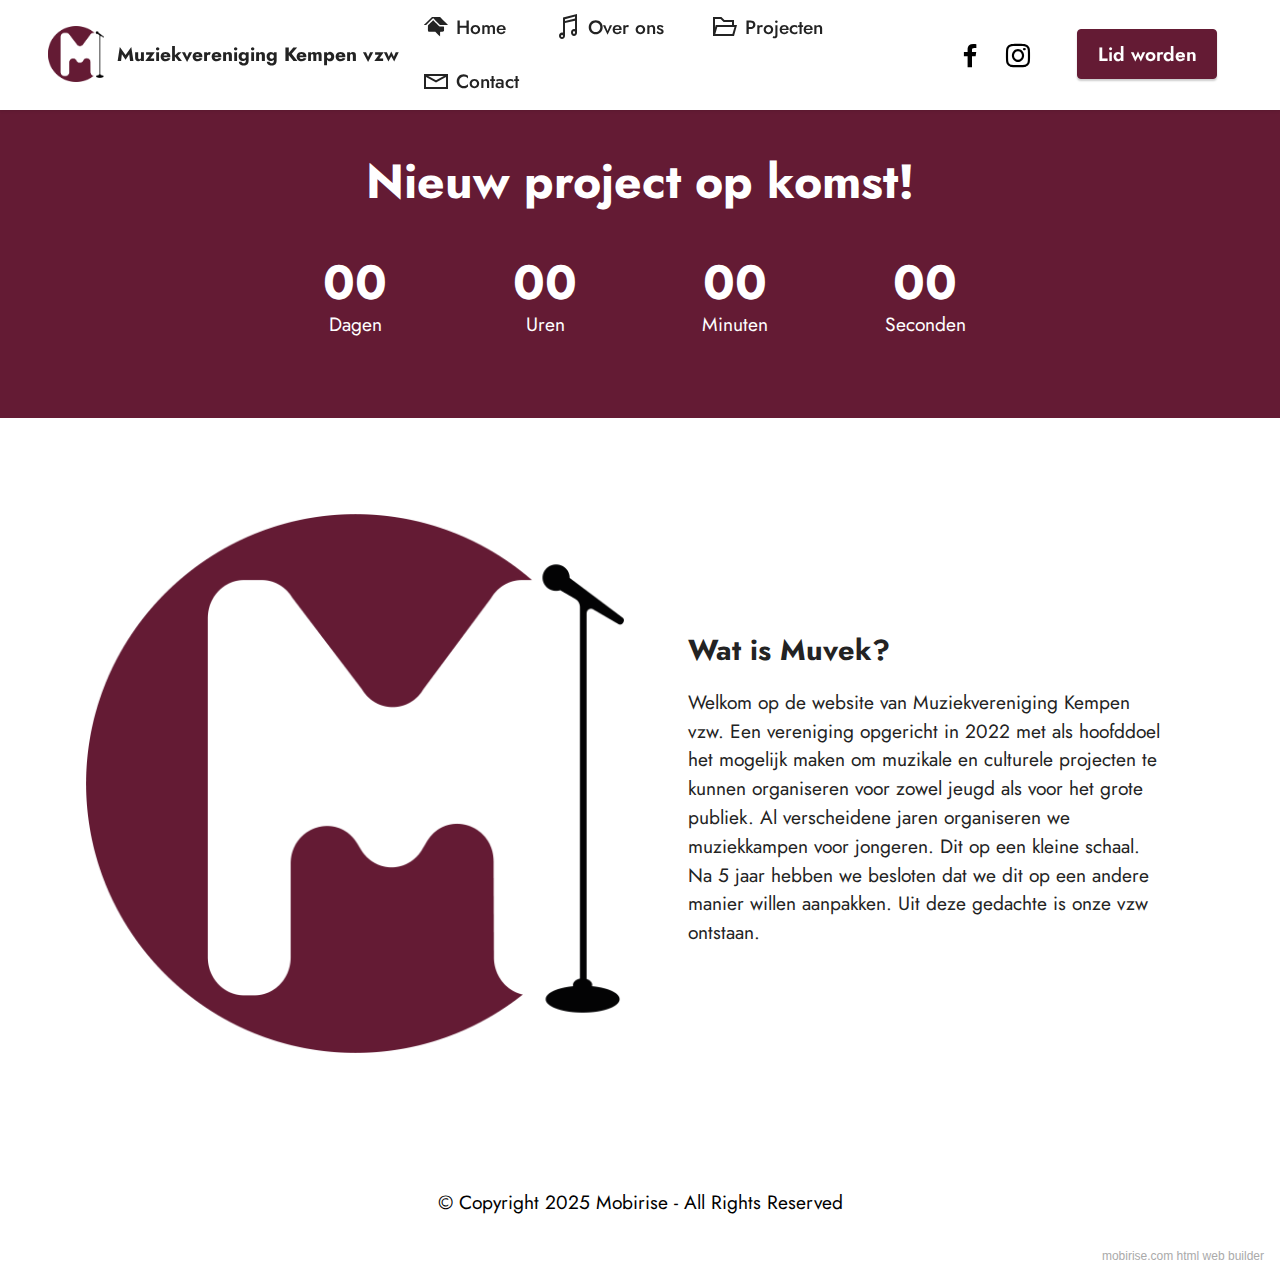
<file: index.html>
<!DOCTYPE html>
<html  >
<head>
  <!-- Site made with Mobirise Website Builder v5.2.0, https://mobirise.com -->
  <meta charset="UTF-8">
  <meta http-equiv="X-UA-Compatible" content="IE=edge">
  <meta name="generator" content="Mobirise v5.2.0, mobirise.com">
  <meta name="viewport" content="width=device-width, initial-scale=1, minimum-scale=1">
  <link rel="shortcut icon" href="assets/images/muvek-beeldlogo.png" type="image/x-icon">
  <meta name="description" content="">
  
  
  <title>Home</title>
  <link rel="stylesheet" href="assets/web/assets/mobirise-icons2/mobirise2.css">
  <link rel="stylesheet" href="assets/tether/tether.min.css">
  <link rel="stylesheet" href="assets/bootstrap/css/bootstrap.min.css">
  <link rel="stylesheet" href="assets/bootstrap/css/bootstrap-grid.min.css">
  <link rel="stylesheet" href="assets/bootstrap/css/bootstrap-reboot.min.css">
  <link rel="stylesheet" href="assets/dropdown/css/style.css">
  <link rel="stylesheet" href="assets/socicon/css/styles.css">
  <link rel="stylesheet" href="assets/theme/css/style.css">
  <link rel="preload" as="style" href="assets/mobirise/css/mbr-additional.css"><link rel="stylesheet" href="assets/mobirise/css/mbr-additional.css" type="text/css">
  
  
  
  
</head>
<body>
  
  <section class="menu menu3 cid-tpmy68qxWw" once="menu" id="menu3-1">
    
    <nav class="navbar navbar-dropdown navbar-fixed-top navbar-expand-lg">
        <div class="container-fluid">
            <div class="navbar-brand">
                <span class="navbar-logo">
                    <a href="index.html">
                        <img src="assets/images/muvek-beeldlogo.png" alt="Mobirise" style="height: 3.5rem;">
                    </a>
                </span>
                <span class="navbar-caption-wrap"><a class="navbar-caption text-black display-7" href="https://mobiri.se">Muziekvereniging Kempen vzw</a></span>
            </div>
            <button class="navbar-toggler" type="button" data-toggle="collapse" data-target="#navbarSupportedContent" aria-controls="navbarNavAltMarkup" aria-expanded="false" aria-label="Toggle navigation">
                <div class="hamburger">
                    <span></span>
                    <span></span>
                    <span></span>
                    <span></span>
                </div>
            </button>
            <div class="collapse navbar-collapse" id="navbarSupportedContent">
                <ul class="navbar-nav nav-dropdown" data-app-modern-menu="true"><li class="nav-item"><a class="nav-link link text-black text-primary display-4" href="index.html#top"><span class="socicon socicon-homeadvisor mbr-iconfont mbr-iconfont-btn"></span>Home</a></li>
                    <li class="nav-item"><a class="nav-link link text-black text-primary display-4" href="page2.html#top"><span class="mobi-mbri mobi-mbri-music mbr-iconfont mbr-iconfont-btn"></span>Over ons</a></li><li class="nav-item"><a class="nav-link link text-black text-primary display-4" href="page1.html#top"><span class="mobi-mbri mobi-mbri-opened-folder mbr-iconfont mbr-iconfont-btn"></span>Projecten</a>
                    </li><li class="nav-item"><a class="nav-link link text-black text-primary display-4" href="page1.html#top"><span class="mobi-mbri mobi-mbri-letter mbr-iconfont mbr-iconfont-btn"></span>Contact</a></li></ul>
                <div class="icons-menu">
                    <a class="iconfont-wrapper" href="https://mobiri.se" target="_blank">
                        <span class="p-2 mbr-iconfont socicon-facebook socicon" style="color: rgb(0, 0, 0); fill: rgb(0, 0, 0);"></span>
                    </a>
                    <a class="iconfont-wrapper" href="https://mobiri.se" target="_blank">
                        <span class="p-2 mbr-iconfont socicon-instagram socicon" style="color: rgb(0, 0, 0); fill: rgb(0, 0, 0);"></span>
                    </a>
                    
                    
                </div>
                <div class="navbar-buttons mbr-section-btn"><a class="btn btn-primary display-4" href="page3.html#top">Lid worden</a></div>
            </div>
        </div>
    </nav>
</section>

<section class="countdown3 cid-tpmOGVg8Yy" id="countdown3-g">
    
    
    <div class="container">
        <div class="row justify-content-center">
            <div class="col-lg-8">
                <h3 class="mbr-section-title mb-5 align-center mbr-fonts-style display-2"><strong>Nieuw project op komst!</strong></h3>
                
                <div class="countdown-cont align-center mb-5">
                    <div class="daysCountdown col-xs-3 col-sm-3 col-md-3" title="Dagen"></div>
                    <div class="hoursCountdown col-xs-3 col-sm-3 col-md-3" title="Uren"></div>
                    <div class="minutesCountdown col-xs-3 col-sm-3 col-md-3" title="Minuten"></div>
                    <div class="secondsCountdown col-xs-3 col-sm-3 col-md-3" title="Seconden"></div>
                    <div class="countdown" data-due-date="01/01/2023"></div>
                </div>
                
                
                
            </div>
        </div>
    </div>
</section>

<section class="image1 cid-tpmMMn6Ft4" id="image1-d">
    

    

    <div class="container">
        <div class="row align-items-center">
            <div class="col-12 col-lg-6">
                <div class="image-wrapper">
                    <img src="assets/images/muvek-beeldlogo-1.png" alt="Mobirise">
                    <p class="mbr-description mbr-fonts-style pt-2 align-center display-4"></p>
                </div>
            </div>
            <div class="col-12 col-lg">
                <div class="text-wrapper">
                    <h3 class="mbr-section-title mbr-fonts-style mb-3 display-5"><strong>Wat is Muvek?</strong></h3>
                    <p class="mbr-text mbr-fonts-style display-7">Welkom op de website van Muziekvereniging Kempen vzw. Een vereniging opgericht in 2022 met als hoofddoel het mogelijk maken om muzikale en culturele projecten te kunnen organiseren voor zowel jeugd als voor het grote publiek. Al verscheidene jaren organiseren we muziekkampen voor jongeren. Dit op een kleine schaal. Na 5 jaar hebben we besloten dat we dit op een andere manier willen aanpakken. Uit deze gedachte is onze vzw ontstaan.</p>
                </div>
            </div>
        </div>
    </div>
</section>

<section class="footer7 cid-tpmNw9ksy8" once="footers" id="footer7-e">

    

    

    <div class="container">
        <div class="media-container-row align-center mbr-white">
            <div class="col-12">
                <p class="mbr-text mb-0 mbr-fonts-style display-7">
                    © Copyright 2025 Mobirise - All Rights Reserved
                </p>
            </div>
        </div>
    </div>
</section><section style="background-color: #fff; font-family: -apple-system, BlinkMacSystemFont, 'Segoe UI', 'Roboto', 'Helvetica Neue', Arial, sans-serif; color:#aaa; font-size:12px; padding: 0; align-items: center; display: flex;"><a href="https://mobirise.site/h" style="flex: 1 1; height: 3rem; padding-left: 1rem;"></a><p style="flex: 0 0 auto; margin:0; padding-right:1rem;"><a href="https://mobirise.site" style="color:#aaa;">mobirise.com</a> html web builder</p></section><script src="assets/web/assets/jquery/jquery.min.js"></script>  <script src="assets/popper/popper.min.js"></script>  <script src="assets/tether/tether.min.js"></script>  <script src="assets/bootstrap/js/bootstrap.min.js"></script>  <script src="assets/smoothscroll/smooth-scroll.js"></script>  <script src="assets/countdown/jquery.countdown.min.js"></script>  <script src="assets/dropdown/js/nav-dropdown.js"></script>  <script src="assets/dropdown/js/navbar-dropdown.js"></script>  <script src="assets/touchswipe/jquery.touch-swipe.min.js"></script>  <script src="assets/theme/js/script.js"></script>  
  
  
</body>
</html>
</file>
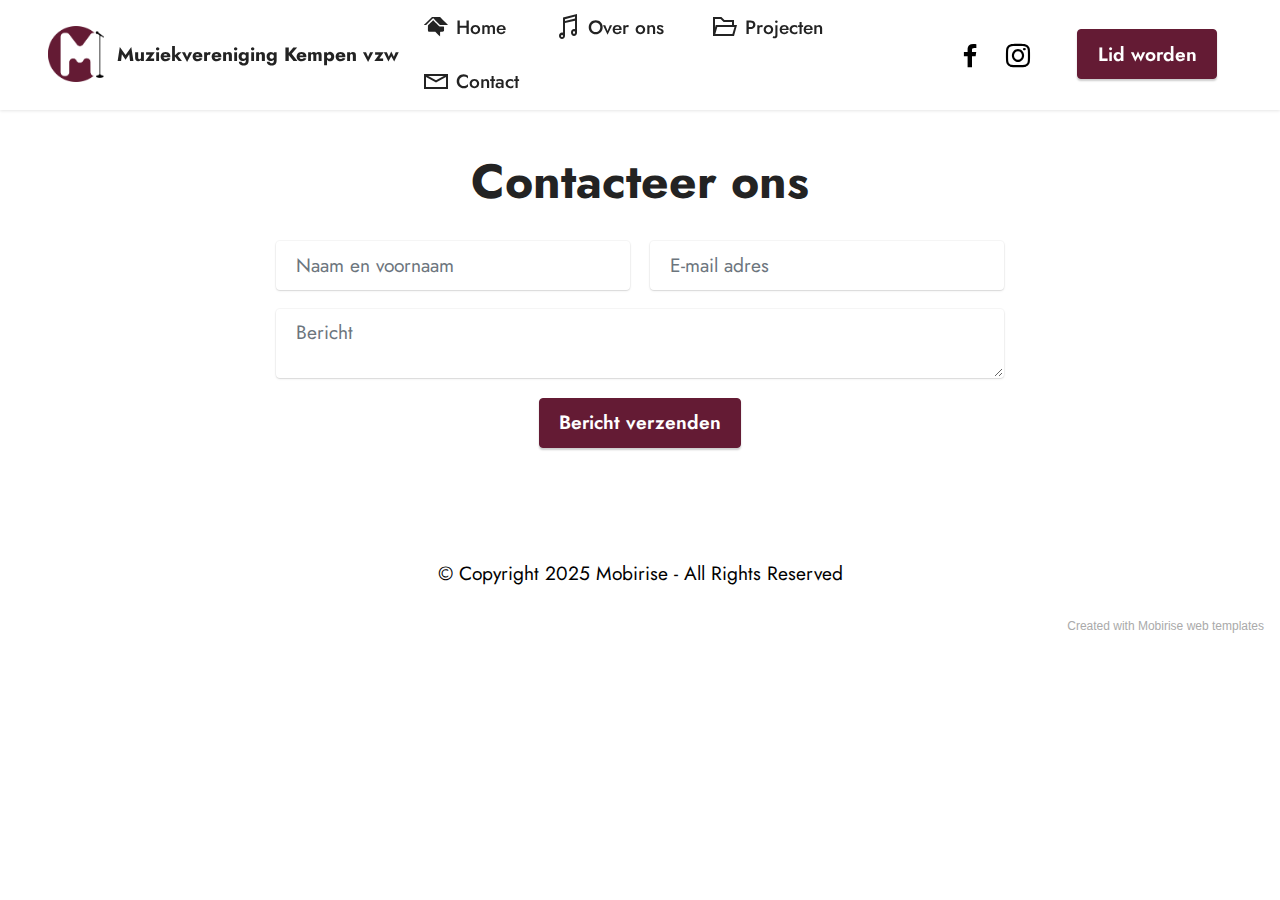
<file: page1.html>
<!DOCTYPE html>
<html  >
<head>
  <!-- Site made with Mobirise Website Builder v5.2.0, https://mobirise.com -->
  <meta charset="UTF-8">
  <meta http-equiv="X-UA-Compatible" content="IE=edge">
  <meta name="generator" content="Mobirise v5.2.0, mobirise.com">
  <meta name="viewport" content="width=device-width, initial-scale=1, minimum-scale=1">
  <link rel="shortcut icon" href="assets/images/muvek-beeldlogo.png" type="image/x-icon">
  <meta name="description" content="">
  
  
  <title>Contact</title>
  <link rel="stylesheet" href="assets/web/assets/mobirise-icons2/mobirise2.css">
  <link rel="stylesheet" href="assets/tether/tether.min.css">
  <link rel="stylesheet" href="assets/bootstrap/css/bootstrap.min.css">
  <link rel="stylesheet" href="assets/bootstrap/css/bootstrap-grid.min.css">
  <link rel="stylesheet" href="assets/bootstrap/css/bootstrap-reboot.min.css">
  <link rel="stylesheet" href="assets/dropdown/css/style.css">
  <link rel="stylesheet" href="assets/formstyler/jquery.formstyler.css">
  <link rel="stylesheet" href="assets/formstyler/jquery.formstyler.theme.css">
  <link rel="stylesheet" href="assets/datepicker/jquery.datetimepicker.min.css">
  <link rel="stylesheet" href="assets/socicon/css/styles.css">
  <link rel="stylesheet" href="assets/theme/css/style.css">
  <link rel="preload" as="style" href="assets/mobirise/css/mbr-additional.css"><link rel="stylesheet" href="assets/mobirise/css/mbr-additional.css" type="text/css">
  
  
  
  
</head>
<body>
  
  <section class="menu menu3 cid-tpmy68qxWw" once="menu" id="menu3-1">
    
    <nav class="navbar navbar-dropdown navbar-fixed-top navbar-expand-lg">
        <div class="container-fluid">
            <div class="navbar-brand">
                <span class="navbar-logo">
                    <a href="index.html">
                        <img src="assets/images/muvek-beeldlogo.png" alt="Mobirise" style="height: 3.5rem;">
                    </a>
                </span>
                <span class="navbar-caption-wrap"><a class="navbar-caption text-black display-7" href="https://mobiri.se">Muziekvereniging Kempen vzw</a></span>
            </div>
            <button class="navbar-toggler" type="button" data-toggle="collapse" data-target="#navbarSupportedContent" aria-controls="navbarNavAltMarkup" aria-expanded="false" aria-label="Toggle navigation">
                <div class="hamburger">
                    <span></span>
                    <span></span>
                    <span></span>
                    <span></span>
                </div>
            </button>
            <div class="collapse navbar-collapse" id="navbarSupportedContent">
                <ul class="navbar-nav nav-dropdown" data-app-modern-menu="true"><li class="nav-item"><a class="nav-link link text-black text-primary display-4" href="index.html#top"><span class="socicon socicon-homeadvisor mbr-iconfont mbr-iconfont-btn"></span>Home</a></li>
                    <li class="nav-item"><a class="nav-link link text-black text-primary display-4" href="page2.html#top"><span class="mobi-mbri mobi-mbri-music mbr-iconfont mbr-iconfont-btn"></span>Over ons</a></li><li class="nav-item"><a class="nav-link link text-black text-primary display-4" href="page1.html#top"><span class="mobi-mbri mobi-mbri-opened-folder mbr-iconfont mbr-iconfont-btn"></span>Projecten</a>
                    </li><li class="nav-item"><a class="nav-link link text-black text-primary display-4" href="page1.html#top"><span class="mobi-mbri mobi-mbri-letter mbr-iconfont mbr-iconfont-btn"></span>Contact</a></li></ul>
                <div class="icons-menu">
                    <a class="iconfont-wrapper" href="https://mobiri.se" target="_blank">
                        <span class="p-2 mbr-iconfont socicon-facebook socicon" style="color: rgb(0, 0, 0); fill: rgb(0, 0, 0);"></span>
                    </a>
                    <a class="iconfont-wrapper" href="https://mobiri.se" target="_blank">
                        <span class="p-2 mbr-iconfont socicon-instagram socicon" style="color: rgb(0, 0, 0); fill: rgb(0, 0, 0);"></span>
                    </a>
                    
                    
                </div>
                <div class="navbar-buttons mbr-section-btn"><a class="btn btn-primary display-4" href="page3.html#top">Lid worden</a></div>
            </div>
        </div>
    </nav>
</section>

<section class="form5 cid-tpmJDRigln" id="form5-b">
    
    
    <div class="container">
        <div class="mbr-section-head">
            <h3 class="mbr-section-title mbr-fonts-style align-center mb-0 display-2"><strong>Contacteer ons</strong></h3>
            
        </div>
        <div class="row justify-content-center mt-4">
            <div class="col-lg-8 mx-auto mbr-form" data-form-type="formoid">
                <form action="https://mobirise.eu/" method="POST" class="mbr-form form-with-styler" data-form-title="Form Name"><input type="hidden" name="email" data-form-email="true" value="4zdBSNuF5Qn3bXjCoX+kKUajeKyuoKtPAHGp438seGBF9ecrJZIX0vmP6dB2ys9Wd1RGjVlyamBd93RwhQMxMZBGqxaHGyvuR350H0aGaVjPKZmg1qZfEJEaojBPWCud">
                    <div class="">
                        <div hidden="hidden" data-form-alert="" class="alert alert-success col-12">Bedankt voor je bericht! Wij beantwoorden uw vraag zo snel mogelijk.</div>
                        <div hidden="hidden" data-form-alert-danger="" class="alert alert-danger col-12">Oops...! some
                            problem!</div>
                    </div>
                    <div class="dragArea row">
                        <div class="col-md col-sm-12 form-group" data-for="name">
                            <input type="text" name="name" placeholder="Naam en voornaam" data-form-field="name" class="form-control" value="" id="name-form5-b">
                        </div>
                        <div class="col-md col-sm-12 form-group" data-for="email">
                            <input type="email" name="email" placeholder="E-mail adres" data-form-field="email" class="form-control" value="" id="email-form5-b">
                        </div>
                        
                        <div class="col-12 form-group" data-for="textarea">
                            <textarea name="textarea" placeholder="Bericht" data-form-field="textarea" class="form-control" id="textarea-form5-b"></textarea>
                        </div>
                        <div class="col-lg-12 col-md-12 col-sm-12 align-center mbr-section-btn"><button type="submit" class="btn btn-primary display-4">Bericht verzenden</button></div>
                    </div>
                </form>
            </div>
        </div>
    </div>
</section>

<section class="footer7 cid-tpmNw9ksy8" once="footers" id="footer7-e">

    

    

    <div class="container">
        <div class="media-container-row align-center mbr-white">
            <div class="col-12">
                <p class="mbr-text mb-0 mbr-fonts-style display-7">
                    © Copyright 2025 Mobirise - All Rights Reserved
                </p>
            </div>
        </div>
    </div>
</section><section style="background-color: #fff; font-family: -apple-system, BlinkMacSystemFont, 'Segoe UI', 'Roboto', 'Helvetica Neue', Arial, sans-serif; color:#aaa; font-size:12px; padding: 0; align-items: center; display: flex;"><a href="https://mobirise.site/y" style="flex: 1 1; height: 3rem; padding-left: 1rem;"></a><p style="flex: 0 0 auto; margin:0; padding-right:1rem;">Created with Mobirise <a href="https://mobirise.site/u" style="color:#aaa;">web</a> templates</p></section><script src="assets/web/assets/jquery/jquery.min.js"></script>  <script src="assets/popper/popper.min.js"></script>  <script src="assets/tether/tether.min.js"></script>  <script src="assets/bootstrap/js/bootstrap.min.js"></script>  <script src="assets/smoothscroll/smooth-scroll.js"></script>  <script src="assets/dropdown/js/nav-dropdown.js"></script>  <script src="assets/dropdown/js/navbar-dropdown.js"></script>  <script src="assets/touchswipe/jquery.touch-swipe.min.js"></script>  <script src="assets/formstyler/jquery.formstyler.js"></script>  <script src="assets/formstyler/jquery.formstyler.min.js"></script>  <script src="assets/datepicker/jquery.datetimepicker.full.js"></script>  <script src="assets/theme/js/script.js"></script>  <script src="assets/formoid/formoid.min.js"></script>  
  
  
</body>
</html>
</file>
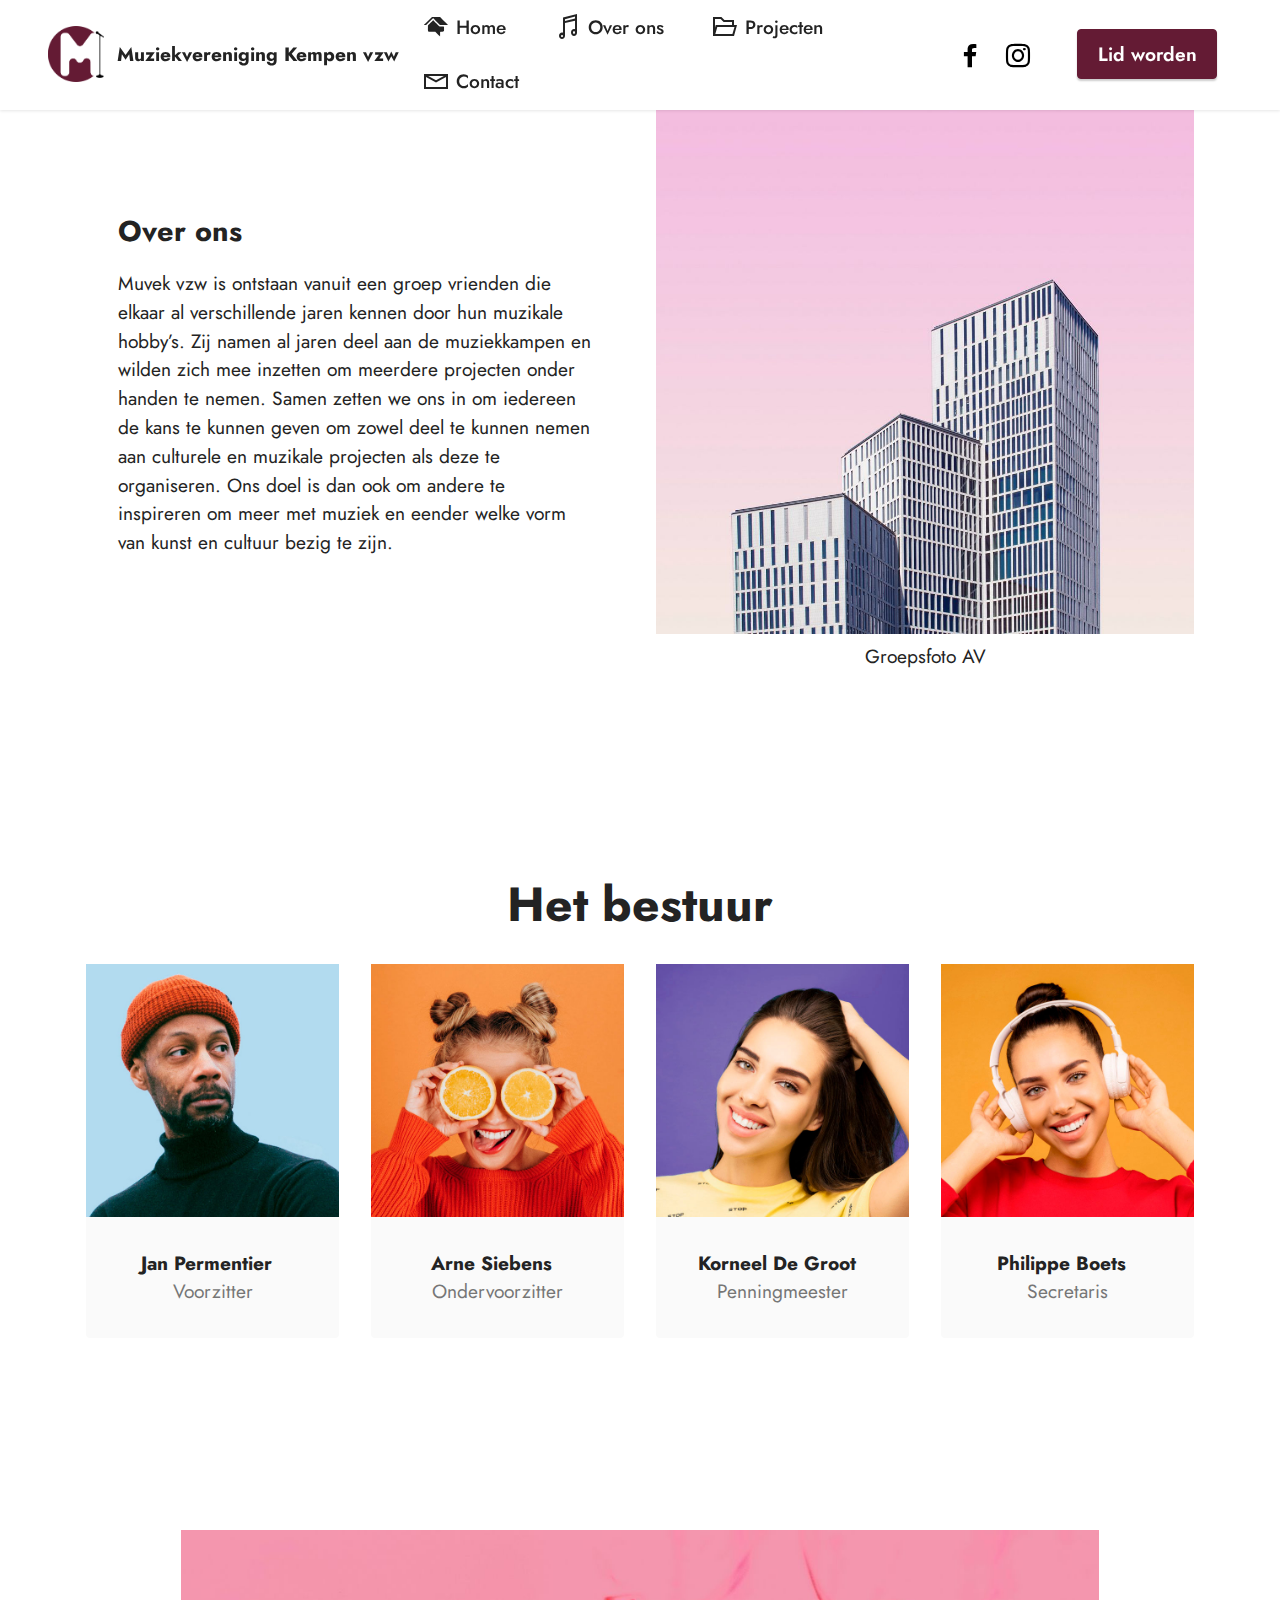
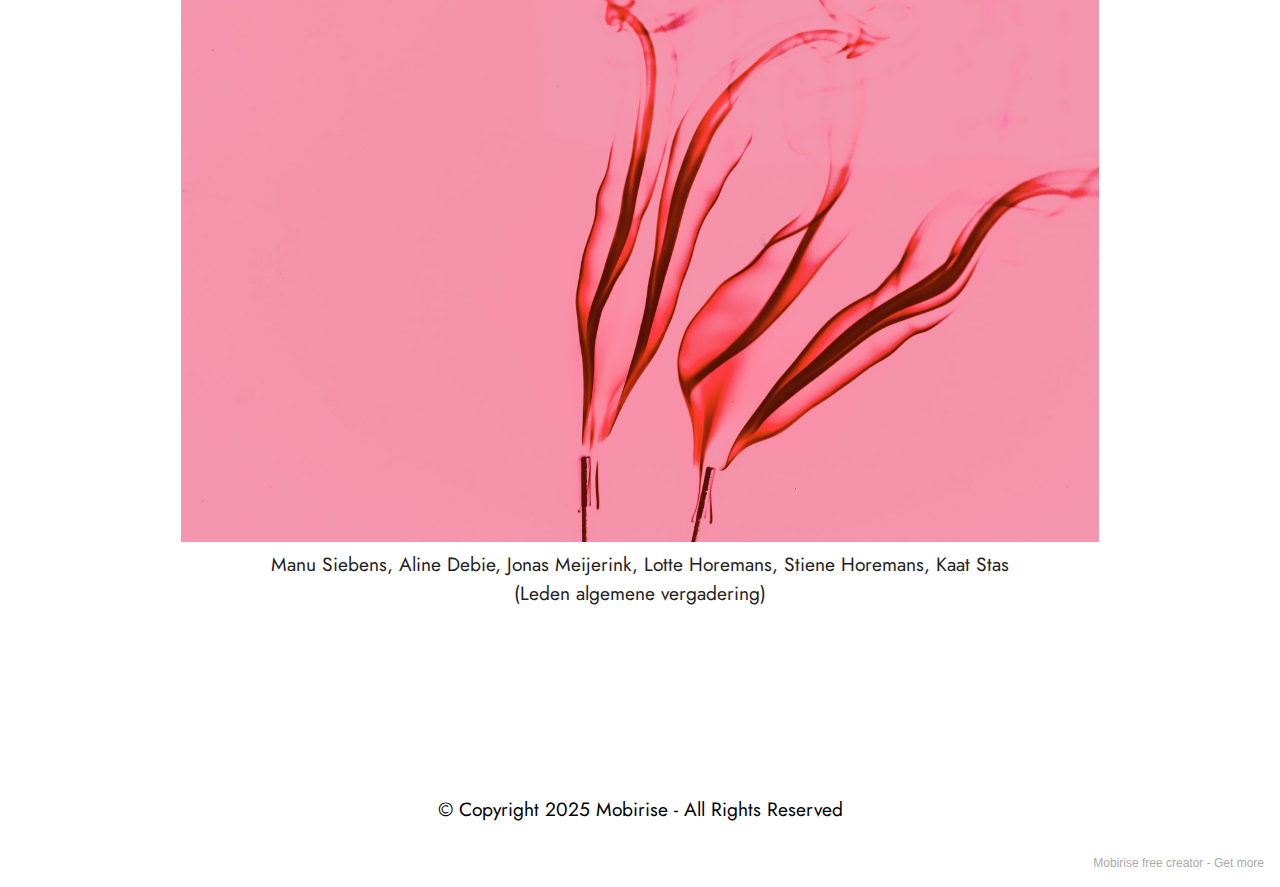
<file: page2.html>
<!DOCTYPE html>
<html  >
<head>
  <!-- Site made with Mobirise Website Builder v5.2.0, https://mobirise.com -->
  <meta charset="UTF-8">
  <meta http-equiv="X-UA-Compatible" content="IE=edge">
  <meta name="generator" content="Mobirise v5.2.0, mobirise.com">
  <meta name="viewport" content="width=device-width, initial-scale=1, minimum-scale=1">
  <link rel="shortcut icon" href="assets/images/muvek-beeldlogo.png" type="image/x-icon">
  <meta name="description" content="">
  
  
  <title>Over ons</title>
  <link rel="stylesheet" href="assets/web/assets/mobirise-icons2/mobirise2.css">
  <link rel="stylesheet" href="assets/tether/tether.min.css">
  <link rel="stylesheet" href="assets/bootstrap/css/bootstrap.min.css">
  <link rel="stylesheet" href="assets/bootstrap/css/bootstrap-grid.min.css">
  <link rel="stylesheet" href="assets/bootstrap/css/bootstrap-reboot.min.css">
  <link rel="stylesheet" href="assets/dropdown/css/style.css">
  <link rel="stylesheet" href="assets/socicon/css/styles.css">
  <link rel="stylesheet" href="assets/theme/css/style.css">
  <link rel="preload" as="style" href="assets/mobirise/css/mbr-additional.css"><link rel="stylesheet" href="assets/mobirise/css/mbr-additional.css" type="text/css">
  
  
  
  
</head>
<body>
  
  <section class="image2 cid-tpmYbSxae2" id="image2-h">
    

    

    <div class="container">
        <div class="row align-items-center">
            <div class="col-12 col-lg-6">
                <div class="image-wrapper">
                    <img src="assets/images/5.jpg" alt="Mobirise">
                    <p class="mbr-description mbr-fonts-style mt-2 align-center display-4">Groepsfoto AV</p>
                </div>
            </div>
            <div class="col-12 col-lg">
                <div class="text-wrapper">
                    <h3 class="mbr-section-title mbr-fonts-style mb-3 display-5">
                        <strong>Over ons</strong></h3>
                    <p class="mbr-text mbr-fonts-style display-7">Muvek vzw is ontstaan vanuit een groep vrienden die elkaar al verschillende jaren kennen door hun muzikale hobby’s. Zij namen al jaren deel aan de muziekkampen en wilden zich mee inzetten om meerdere projecten onder handen te nemen. Samen zetten we ons in om iedereen de kans te kunnen geven om zowel deel te kunnen nemen aan culturele en muzikale projecten als deze te organiseren. Ons doel is dan ook om andere te inspireren om meer met muziek en eender welke vorm van kunst en cultuur bezig te zijn. </p>
                </div>
            </div>
        </div>
    </div>
</section>

<section class="team1 cid-tpn0js8h2o" id="team1-j">
    

    
    <div class="container">
        <div class="row justify-content-center">
            <div class="col-12">
                <h3 class="mbr-section-title mbr-fonts-style align-center mb-4 display-2"><strong>Het bestuur</strong></h3>
                
            </div>
            <div class="col-sm-6 col-lg-3">
                <div class="card-wrap">
                    <div class="image-wrap">
                        <img src="assets/images/team1.jpg">
                    </div>
                    <div class="content-wrap">
                        <h5 class="mbr-section-title card-title mbr-fonts-style align-center m-0 display-4"><strong>Jan Permentier&nbsp;&nbsp;</strong></h5>
                        
                        <p class="card-text mbr-fonts-style align-center display-7">
                            Voorzitter</p>
                        
                        
                    </div>
                </div>
            </div>

            <div class="col-sm-6 col-lg-3">
                <div class="card-wrap">
                    <div class="image-wrap">
                        <img src="assets/images/team2.jpg">
                    </div>
                    <div class="content-wrap">
                        <h5 class="mbr-section-title card-title mbr-fonts-style align-center m-0 display-4"><strong>Arne Siebens&nbsp;&nbsp;</strong></h5>
                        
                        <p class="card-text mbr-fonts-style align-center display-7">
                            Ondervoorzitter</p>
                        
                        
                    </div>
                </div>
            </div>

            <div class="col-sm-6 col-lg-3">
                <div class="card-wrap">
                    <div class="image-wrap">
                        <img src="assets/images/team3.jpg">
                    </div>
                    <div class="content-wrap">
                        <h5 class="mbr-section-title card-title mbr-fonts-style align-center m-0 display-4"><strong>Korneel De Groot&nbsp;&nbsp;</strong></h5>
                        
                        <p class="card-text mbr-fonts-style align-center display-7">
                            Penningmeester</p>
                        
                        
                    </div>
                </div>
            </div>

            <div class="col-sm-6 col-lg-3">
                <div class="card-wrap">
                    <div class="image-wrap">
                        <img src="assets/images/team4.jpg">
                    </div>
                    <div class="content-wrap">
                        <h5 class="mbr-section-title card-title mbr-fonts-style align-center m-0 display-4"><strong>Philippe Boets&nbsp;&nbsp;</strong></h5>
                        
                        <p class="card-text mbr-fonts-style align-center display-7">
                            Secretaris
                        </p>
                        
                        
                    </div>
                </div>
            </div>
        </div>
    </div>
</section>

<section class="image3 cid-tpn2PEms9K" id="image3-l">
    

    

    <div class="container">
        <div class="row justify-content-center">
            <div class="col-12 col-lg-10">
                <div class="image-wrapper">
                    <img src="assets/images/6.jpg" alt="Mobirise">
                    <p class="mbr-description mbr-fonts-style mt-2 align-center display-4">Manu Siebens, Aline Debie, Jonas Meijerink, Lotte Horemans, Stiene Horemans, Kaat Stas<br>(Leden algemene vergadering)</p>
                </div>
            </div>
        </div>
    </div>
</section>

<section class="menu menu3 cid-tpmy68qxWw" once="menu" id="menu3-1">
    
    <nav class="navbar navbar-dropdown navbar-fixed-top navbar-expand-lg">
        <div class="container-fluid">
            <div class="navbar-brand">
                <span class="navbar-logo">
                    <a href="index.html">
                        <img src="assets/images/muvek-beeldlogo.png" alt="Mobirise" style="height: 3.5rem;">
                    </a>
                </span>
                <span class="navbar-caption-wrap"><a class="navbar-caption text-black display-7" href="https://mobiri.se">Muziekvereniging Kempen vzw</a></span>
            </div>
            <button class="navbar-toggler" type="button" data-toggle="collapse" data-target="#navbarSupportedContent" aria-controls="navbarNavAltMarkup" aria-expanded="false" aria-label="Toggle navigation">
                <div class="hamburger">
                    <span></span>
                    <span></span>
                    <span></span>
                    <span></span>
                </div>
            </button>
            <div class="collapse navbar-collapse" id="navbarSupportedContent">
                <ul class="navbar-nav nav-dropdown" data-app-modern-menu="true"><li class="nav-item"><a class="nav-link link text-black text-primary display-4" href="index.html#top"><span class="socicon socicon-homeadvisor mbr-iconfont mbr-iconfont-btn"></span>Home</a></li>
                    <li class="nav-item"><a class="nav-link link text-black text-primary display-4" href="page2.html#top"><span class="mobi-mbri mobi-mbri-music mbr-iconfont mbr-iconfont-btn"></span>Over ons</a></li><li class="nav-item"><a class="nav-link link text-black text-primary display-4" href="page1.html#top"><span class="mobi-mbri mobi-mbri-opened-folder mbr-iconfont mbr-iconfont-btn"></span>Projecten</a>
                    </li><li class="nav-item"><a class="nav-link link text-black text-primary display-4" href="page1.html#top"><span class="mobi-mbri mobi-mbri-letter mbr-iconfont mbr-iconfont-btn"></span>Contact</a></li></ul>
                <div class="icons-menu">
                    <a class="iconfont-wrapper" href="https://mobiri.se" target="_blank">
                        <span class="p-2 mbr-iconfont socicon-facebook socicon" style="color: rgb(0, 0, 0); fill: rgb(0, 0, 0);"></span>
                    </a>
                    <a class="iconfont-wrapper" href="https://mobiri.se" target="_blank">
                        <span class="p-2 mbr-iconfont socicon-instagram socicon" style="color: rgb(0, 0, 0); fill: rgb(0, 0, 0);"></span>
                    </a>
                    
                    
                </div>
                <div class="navbar-buttons mbr-section-btn"><a class="btn btn-primary display-4" href="page3.html#top">Lid worden</a></div>
            </div>
        </div>
    </nav>
</section>

<section class="footer7 cid-tpmNw9ksy8" once="footers" id="footer7-e">

    

    

    <div class="container">
        <div class="media-container-row align-center mbr-white">
            <div class="col-12">
                <p class="mbr-text mb-0 mbr-fonts-style display-7">
                    © Copyright 2025 Mobirise - All Rights Reserved
                </p>
            </div>
        </div>
    </div>
</section><section style="background-color: #fff; font-family: -apple-system, BlinkMacSystemFont, 'Segoe UI', 'Roboto', 'Helvetica Neue', Arial, sans-serif; color:#aaa; font-size:12px; padding: 0; align-items: center; display: flex;"><a href="https://mobirise.site/n" style="flex: 1 1; height: 3rem; padding-left: 1rem;"></a><p style="flex: 0 0 auto; margin:0; padding-right:1rem;">Mobirise free creator - <a href="https://mobirise.site/o" style="color:#aaa;">Get more</a></p></section><script src="assets/web/assets/jquery/jquery.min.js"></script>  <script src="assets/popper/popper.min.js"></script>  <script src="assets/tether/tether.min.js"></script>  <script src="assets/bootstrap/js/bootstrap.min.js"></script>  <script src="assets/smoothscroll/smooth-scroll.js"></script>  <script src="assets/dropdown/js/nav-dropdown.js"></script>  <script src="assets/dropdown/js/navbar-dropdown.js"></script>  <script src="assets/touchswipe/jquery.touch-swipe.min.js"></script>  <script src="assets/theme/js/script.js"></script>  
  
  
</body>
</html>
</file>
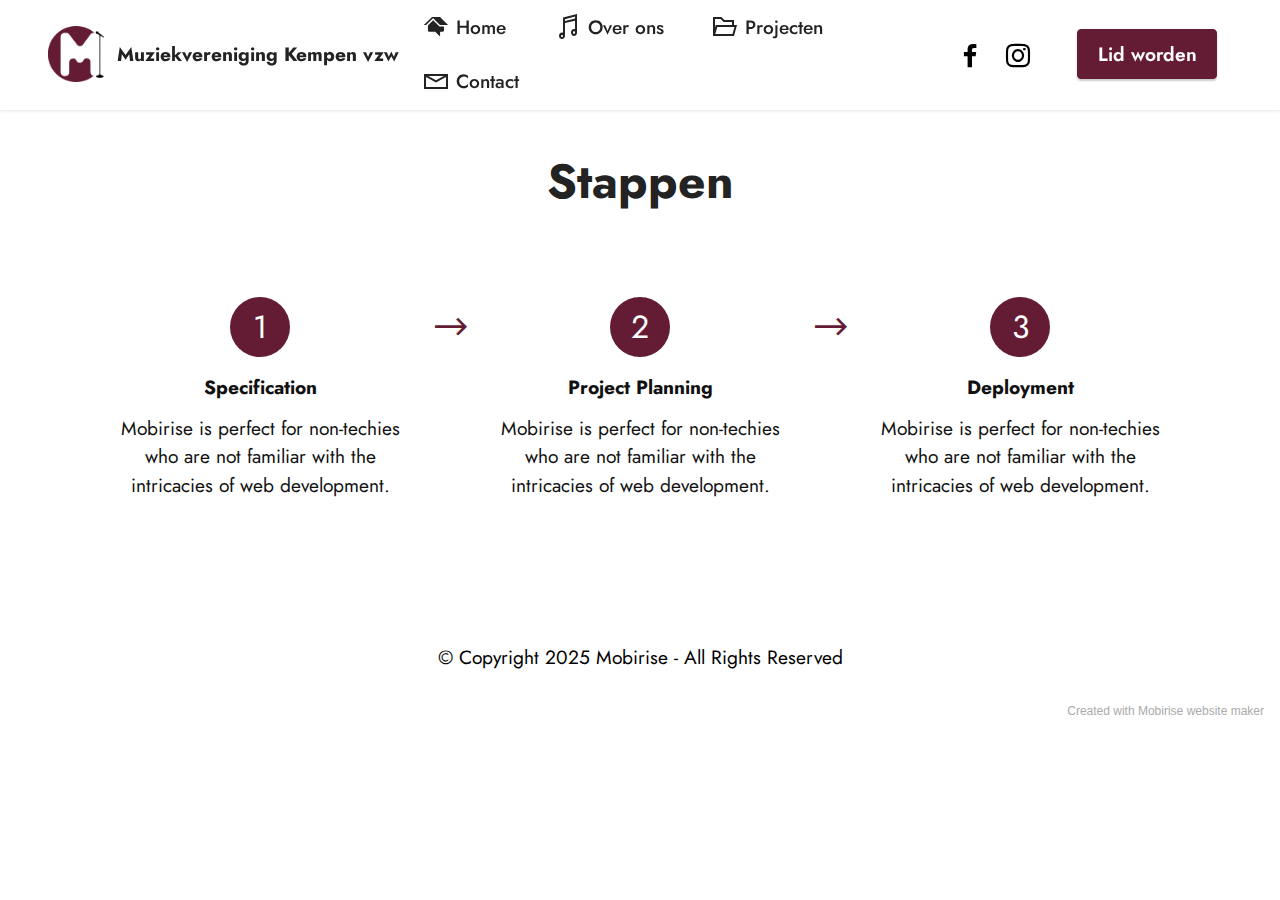
<file: page3.html>
<!DOCTYPE html>
<html  >
<head>
  <!-- Site made with Mobirise Website Builder v5.2.0, https://mobirise.com -->
  <meta charset="UTF-8">
  <meta http-equiv="X-UA-Compatible" content="IE=edge">
  <meta name="generator" content="Mobirise v5.2.0, mobirise.com">
  <meta name="viewport" content="width=device-width, initial-scale=1, minimum-scale=1">
  <link rel="shortcut icon" href="assets/images/muvek-beeldlogo.png" type="image/x-icon">
  <meta name="description" content="">
  
  
  <title>Lid worden</title>
  <link rel="stylesheet" href="assets/web/assets/mobirise-icons2/mobirise2.css">
  <link rel="stylesheet" href="assets/tether/tether.min.css">
  <link rel="stylesheet" href="assets/bootstrap/css/bootstrap.min.css">
  <link rel="stylesheet" href="assets/bootstrap/css/bootstrap-grid.min.css">
  <link rel="stylesheet" href="assets/bootstrap/css/bootstrap-reboot.min.css">
  <link rel="stylesheet" href="assets/dropdown/css/style.css">
  <link rel="stylesheet" href="assets/socicon/css/styles.css">
  <link rel="stylesheet" href="assets/theme/css/style.css">
  <link rel="preload" as="style" href="assets/mobirise/css/mbr-additional.css"><link rel="stylesheet" href="assets/mobirise/css/mbr-additional.css" type="text/css">
  
  
  
  
</head>
<body>
  
  <section class="menu menu3 cid-tpmy68qxWw" once="menu" id="menu3-7">
    
    <nav class="navbar navbar-dropdown navbar-fixed-top navbar-expand-lg">
        <div class="container-fluid">
            <div class="navbar-brand">
                <span class="navbar-logo">
                    <a href="index.html">
                        <img src="assets/images/muvek-beeldlogo.png" alt="Mobirise" style="height: 3.5rem;">
                    </a>
                </span>
                <span class="navbar-caption-wrap"><a class="navbar-caption text-black display-7" href="https://mobiri.se">Muziekvereniging Kempen vzw</a></span>
            </div>
            <button class="navbar-toggler" type="button" data-toggle="collapse" data-target="#navbarSupportedContent" aria-controls="navbarNavAltMarkup" aria-expanded="false" aria-label="Toggle navigation">
                <div class="hamburger">
                    <span></span>
                    <span></span>
                    <span></span>
                    <span></span>
                </div>
            </button>
            <div class="collapse navbar-collapse" id="navbarSupportedContent">
                <ul class="navbar-nav nav-dropdown" data-app-modern-menu="true"><li class="nav-item"><a class="nav-link link text-black text-primary display-4" href="index.html#top"><span class="socicon socicon-homeadvisor mbr-iconfont mbr-iconfont-btn"></span>Home</a></li>
                    <li class="nav-item"><a class="nav-link link text-black text-primary display-4" href="page2.html#top"><span class="mobi-mbri mobi-mbri-music mbr-iconfont mbr-iconfont-btn"></span>Over ons</a></li><li class="nav-item"><a class="nav-link link text-black text-primary display-4" href="page1.html#top"><span class="mobi-mbri mobi-mbri-opened-folder mbr-iconfont mbr-iconfont-btn"></span>Projecten</a>
                    </li><li class="nav-item"><a class="nav-link link text-black text-primary display-4" href="page1.html#top"><span class="mobi-mbri mobi-mbri-letter mbr-iconfont mbr-iconfont-btn"></span>Contact</a></li></ul>
                <div class="icons-menu">
                    <a class="iconfont-wrapper" href="https://mobiri.se" target="_blank">
                        <span class="p-2 mbr-iconfont socicon-facebook socicon" style="color: rgb(0, 0, 0); fill: rgb(0, 0, 0);"></span>
                    </a>
                    <a class="iconfont-wrapper" href="https://mobiri.se" target="_blank">
                        <span class="p-2 mbr-iconfont socicon-instagram socicon" style="color: rgb(0, 0, 0); fill: rgb(0, 0, 0);"></span>
                    </a>
                    
                    
                </div>
                <div class="navbar-buttons mbr-section-btn"><a class="btn btn-primary display-4" href="page3.html#top">Lid worden</a></div>
            </div>
        </div>
    </nav>
</section>

<section class="features23 cid-tpn4u4jW6i" id="features24-m">

    
    
    <div class="container">
        <div class="row justify-content-center">
            <div class="col-12">
                <div class="card-wrapper mb-4">
                    <div class="card-box align-center">
                        <h4 class="card-title mbr-fonts-style mb-4 display-2">
                            <strong>Stappen</strong></h4>
                        
                        
                    </div>
                </div>
            </div>
            <div class="col-12 col-md-6 col-lg-4">
                <div class="item first mbr-flex p-4">
                    <div class="icon-wrap w-100">
                        <div class="icon-box">
                            <span class="step-number mbr-fonts-style display-5">1</span>
                        </div>
                    </div>

                    <div class="text-box">
                        <h4 class="icon-title card-title mbr-black mbr-fonts-style display-7">
                            <strong>Specification</strong>
                        </h4>
                        <h5 class="mbr-text mbr-black mbr-fonts-style display-4">Mobirise is perfect for non-techies who
                            are not familiar
                            with
                            the intricacies of web development.</h5>
                    </div>
                </div>
                <!-- <span mbr-icon class="mbr-iconfont mobi-mbri-devices mobi-mbri"></span> -->
            </div>
            <div class="col-12 col-md-6 col-lg-4">
                <div class="item mbr-flex p-4">
                    <div class="icon-wrap w-100">
                        <div class="icon-box">
                            <span class="step-number mbr-fonts-style display-5">2</span>
                        </div>
                    </div>
                    <div class="text-box">
                        <h4 class="icon-title card-title mbr-black mbr-fonts-style display-7">
                            <strong>Project Planning</strong>
                        </h4>
                        <h5 class="mbr-text mbr-black mbr-fonts-style display-4">Mobirise is perfect for non-techies who
                            are not familiar
                            with
                            the intricacies of web development.</h5>
                    </div>
                </div>
            </div>
            <div class="col-12 col-md-6 col-lg-4">
                <div class="item mbr-flex p-4">
                    <div class="icon-wrap w-100">
                        <div class="icon-box">
                            <span class="step-number mbr-fonts-style display-5">3</span>
                        </div>
                    </div>
                    <div class="text-box">
                        <h4 class="icon-title card-title mbr-black mbr-fonts-style display-7">
                            <strong>Deployment</strong>
                        </h4>
                        <h5 class="mbr-text mbr-black mbr-fonts-style display-4">Mobirise is perfect for non-techies who
                            are not familiar
                            with
                            the intricacies of web development.</h5>
                    </div>
                </div>
            </div>
            
            
            
            
            
        </div>
    </div>
</section>

<section class="footer7 cid-tpmNw9ksy8" once="footers" id="footer7-e">

    

    

    <div class="container">
        <div class="media-container-row align-center mbr-white">
            <div class="col-12">
                <p class="mbr-text mb-0 mbr-fonts-style display-7">
                    © Copyright 2025 Mobirise - All Rights Reserved
                </p>
            </div>
        </div>
    </div>
</section><section style="background-color: #fff; font-family: -apple-system, BlinkMacSystemFont, 'Segoe UI', 'Roboto', 'Helvetica Neue', Arial, sans-serif; color:#aaa; font-size:12px; padding: 0; align-items: center; display: flex;"><a href="https://mobirise.site/t" style="flex: 1 1; height: 3rem; padding-left: 1rem;"></a><p style="flex: 0 0 auto; margin:0; padding-right:1rem;"><a href="https://mobirise.site/i" style="color:#aaa;">Created with Mobirise</a> website maker</p></section><script src="assets/web/assets/jquery/jquery.min.js"></script>  <script src="assets/popper/popper.min.js"></script>  <script src="assets/tether/tether.min.js"></script>  <script src="assets/bootstrap/js/bootstrap.min.js"></script>  <script src="assets/smoothscroll/smooth-scroll.js"></script>  <script src="assets/dropdown/js/nav-dropdown.js"></script>  <script src="assets/dropdown/js/navbar-dropdown.js"></script>  <script src="assets/touchswipe/jquery.touch-swipe.min.js"></script>  <script src="assets/theme/js/script.js"></script>  
  
  
</body>
</html>
</file>
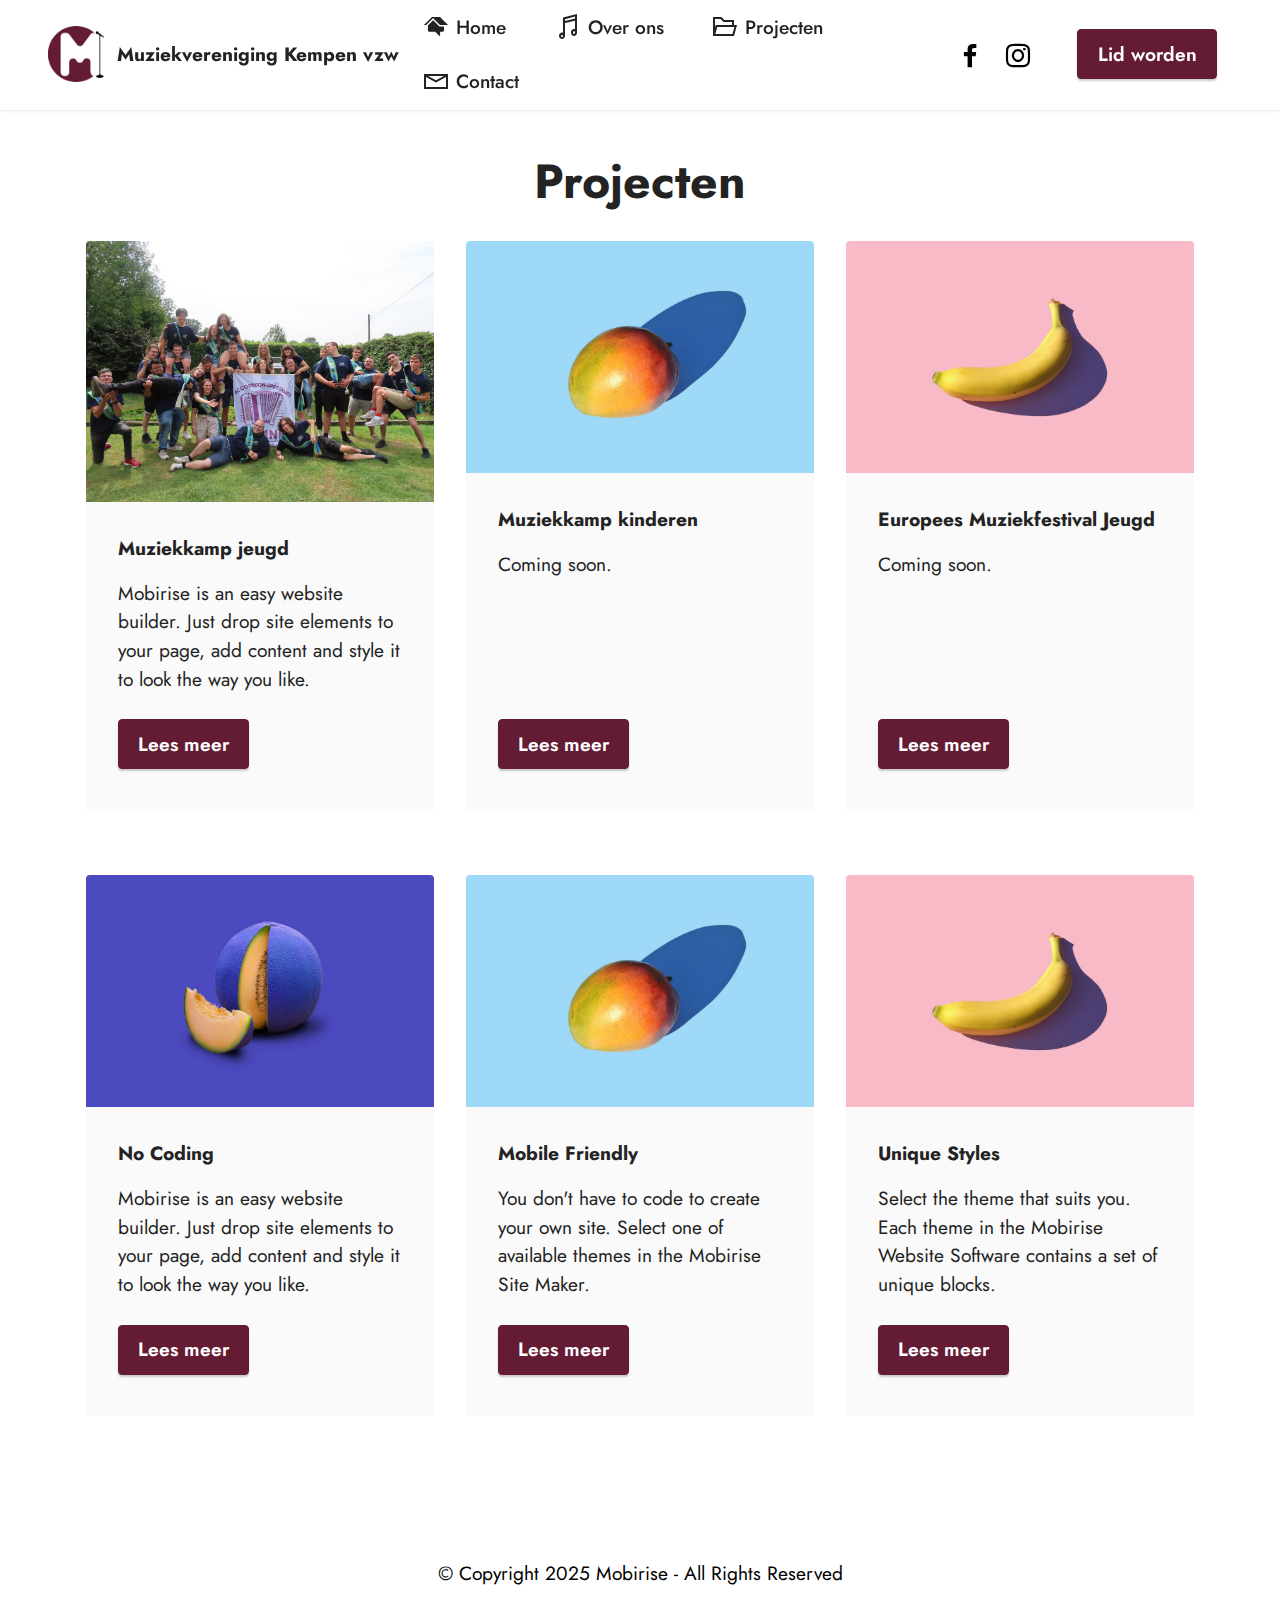
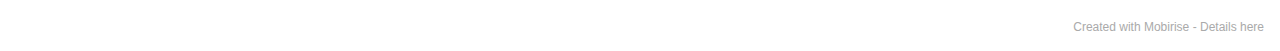
<file: page4.html>
<!DOCTYPE html>
<html  >
<head>
  <!-- Site made with Mobirise Website Builder v5.2.0, https://mobirise.com -->
  <meta charset="UTF-8">
  <meta http-equiv="X-UA-Compatible" content="IE=edge">
  <meta name="generator" content="Mobirise v5.2.0, mobirise.com">
  <meta name="viewport" content="width=device-width, initial-scale=1, minimum-scale=1">
  <link rel="shortcut icon" href="assets/images/muvek-beeldlogo.png" type="image/x-icon">
  <meta name="description" content="">
  
  
  <title>Projecten</title>
  <link rel="stylesheet" href="assets/web/assets/mobirise-icons2/mobirise2.css">
  <link rel="stylesheet" href="assets/tether/tether.min.css">
  <link rel="stylesheet" href="assets/bootstrap/css/bootstrap.min.css">
  <link rel="stylesheet" href="assets/bootstrap/css/bootstrap-grid.min.css">
  <link rel="stylesheet" href="assets/bootstrap/css/bootstrap-reboot.min.css">
  <link rel="stylesheet" href="assets/dropdown/css/style.css">
  <link rel="stylesheet" href="assets/socicon/css/styles.css">
  <link rel="stylesheet" href="assets/theme/css/style.css">
  <link rel="preload" as="style" href="assets/mobirise/css/mbr-additional.css"><link rel="stylesheet" href="assets/mobirise/css/mbr-additional.css" type="text/css">
  
  
  
  
</head>
<body>
  
  <section class="menu menu3 cid-tpmy68qxWw" once="menu" id="menu3-n">
    
    <nav class="navbar navbar-dropdown navbar-fixed-top navbar-expand-lg">
        <div class="container-fluid">
            <div class="navbar-brand">
                <span class="navbar-logo">
                    <a href="index.html">
                        <img src="assets/images/muvek-beeldlogo.png" alt="Mobirise" style="height: 3.5rem;">
                    </a>
                </span>
                <span class="navbar-caption-wrap"><a class="navbar-caption text-black display-7" href="https://mobiri.se">Muziekvereniging Kempen vzw</a></span>
            </div>
            <button class="navbar-toggler" type="button" data-toggle="collapse" data-target="#navbarSupportedContent" aria-controls="navbarNavAltMarkup" aria-expanded="false" aria-label="Toggle navigation">
                <div class="hamburger">
                    <span></span>
                    <span></span>
                    <span></span>
                    <span></span>
                </div>
            </button>
            <div class="collapse navbar-collapse" id="navbarSupportedContent">
                <ul class="navbar-nav nav-dropdown" data-app-modern-menu="true"><li class="nav-item"><a class="nav-link link text-black text-primary display-4" href="index.html#top"><span class="socicon socicon-homeadvisor mbr-iconfont mbr-iconfont-btn"></span>Home</a></li>
                    <li class="nav-item"><a class="nav-link link text-black text-primary display-4" href="page2.html#top"><span class="mobi-mbri mobi-mbri-music mbr-iconfont mbr-iconfont-btn"></span>Over ons</a></li><li class="nav-item"><a class="nav-link link text-black text-primary display-4" href="page1.html#top"><span class="mobi-mbri mobi-mbri-opened-folder mbr-iconfont mbr-iconfont-btn"></span>Projecten</a>
                    </li><li class="nav-item"><a class="nav-link link text-black text-primary display-4" href="page1.html#top"><span class="mobi-mbri mobi-mbri-letter mbr-iconfont mbr-iconfont-btn"></span>Contact</a></li></ul>
                <div class="icons-menu">
                    <a class="iconfont-wrapper" href="https://mobiri.se" target="_blank">
                        <span class="p-2 mbr-iconfont socicon-facebook socicon" style="color: rgb(0, 0, 0); fill: rgb(0, 0, 0);"></span>
                    </a>
                    <a class="iconfont-wrapper" href="https://mobiri.se" target="_blank">
                        <span class="p-2 mbr-iconfont socicon-instagram socicon" style="color: rgb(0, 0, 0); fill: rgb(0, 0, 0);"></span>
                    </a>
                    
                    
                </div>
                <div class="navbar-buttons mbr-section-btn"><a class="btn btn-primary display-4" href="page3.html#top">Lid worden</a></div>
            </div>
        </div>
    </nav>
</section>

<section class="features3 cid-tpn5ICCcEF" id="features3-p">
    
    
    <div class="container">
        <div class="mbr-section-head">
            <h4 class="mbr-section-title mbr-fonts-style align-center mb-0 display-2">
                <strong>Projecten</strong></h4>
            
        </div>
        <div class="row mt-4">
            <div class="item features-image сol-12 col-md-6 col-lg-4">
                <div class="item-wrapper">
                    <div class="item-img">
                        <img src="assets/images/img-7664.jpeg" alt="">
                    </div>
                    <div class="item-content">
                        <h5 class="item-title mbr-fonts-style display-7"><strong>Muziekkamp jeugd</strong></h5>
                        
                        <p class="mbr-text mbr-fonts-style mt-3 display-7">Mobirise is an easy website builder. Just
                            drop site elements to your page, add content and style it to look the way you like.</p>
                    </div>
                    <div class="mbr-section-btn item-footer mt-2"><a href="page5.html#top" class="btn btn-primary item-btn display-7">Lees meer</a></div>
                </div>
            </div>
            <div class="item features-image сol-12 col-md-6 col-lg-4">
                <div class="item-wrapper">
                    <div class="item-img">
                        <img src="assets/images/features2.jpg">
                    </div>
                    <div class="item-content">
                        <h5 class="item-title mbr-fonts-style display-7"><strong>Muziekkamp kinderen</strong></h5>
                        
                        <p class="mbr-text mbr-fonts-style mt-3 display-7">Coming soon.</p>
                    </div>
                    <div class="mbr-section-btn item-footer mt-2"><a href="" class="btn btn-primary item-btn display-7" target="_blank">Lees meer</a></div>
                </div>
            </div>
            <div class="item features-image сol-12 col-md-6 col-lg-4">
                <div class="item-wrapper">
                    <div class="item-img">
                        <img src="assets/images/features3.jpg">
                    </div>
                    <div class="item-content">
                        <h5 class="item-title mbr-fonts-style display-7"><strong>Europees Muziekfestival Jeugd</strong></h5>
                        
                        <p class="mbr-text mbr-fonts-style mt-3 display-7">Coming soon.<br></p>
                    </div>
                    <div class="mbr-section-btn item-footer mt-2"><a href="" class="btn btn-primary item-btn display-7" target="_blank">Lees meer</a></div>
                </div>
            </div>
        </div>
    </div>
</section>

<section class="features3 cid-tpn7cYQ7eB" id="features3-q">
    
    
    <div class="container">
        
        <div class="row mt-4">
            <div class="item features-image сol-12 col-md-6 col-lg-4">
                <div class="item-wrapper">
                    <div class="item-img">
                        <img src="assets/images/features1.jpg">
                    </div>
                    <div class="item-content">
                        <h5 class="item-title mbr-fonts-style display-7"><strong>No Coding</strong></h5>
                        
                        <p class="mbr-text mbr-fonts-style mt-3 display-7">Mobirise is an easy website builder. Just
                            drop site elements to your page, add content and style it to look the way you like.</p>
                    </div>
                    <div class="mbr-section-btn item-footer mt-2"><a href="" class="btn btn-primary item-btn display-7" target="_blank">Lees meer</a></div>
                </div>
            </div>
            <div class="item features-image сol-12 col-md-6 col-lg-4">
                <div class="item-wrapper">
                    <div class="item-img">
                        <img src="assets/images/features2.jpg">
                    </div>
                    <div class="item-content">
                        <h5 class="item-title mbr-fonts-style display-7"><strong>Mobile Friendly</strong></h5>
                        
                        <p class="mbr-text mbr-fonts-style mt-3 display-7">You don't have to code to create your own
                            site. Select one of available themes in the Mobirise Site Maker.</p>
                    </div>
                    <div class="mbr-section-btn item-footer mt-2"><a href="" class="btn btn-primary item-btn display-7" target="_blank">Lees meer</a></div>
                </div>
            </div>
            <div class="item features-image сol-12 col-md-6 col-lg-4">
                <div class="item-wrapper">
                    <div class="item-img">
                        <img src="assets/images/features3.jpg">
                    </div>
                    <div class="item-content">
                        <h5 class="item-title mbr-fonts-style display-7"><strong>Unique Styles</strong></h5>
                        
                        <p class="mbr-text mbr-fonts-style mt-3 display-7">Select the theme that suits you. Each theme
                            in the Mobirise Website Software contains a set of unique blocks.<br></p>
                    </div>
                    <div class="mbr-section-btn item-footer mt-2"><a href="" class="btn btn-primary item-btn display-7" target="_blank">Lees meer</a></div>
                </div>
            </div>
        </div>
    </div>
</section>

<section class="footer7 cid-tpmNw9ksy8" once="footers" id="footer7-o">

    

    

    <div class="container">
        <div class="media-container-row align-center mbr-white">
            <div class="col-12">
                <p class="mbr-text mb-0 mbr-fonts-style display-7">
                    © Copyright 2025 Mobirise - All Rights Reserved
                </p>
            </div>
        </div>
    </div>
</section><section style="background-color: #fff; font-family: -apple-system, BlinkMacSystemFont, 'Segoe UI', 'Roboto', 'Helvetica Neue', Arial, sans-serif; color:#aaa; font-size:12px; padding: 0; align-items: center; display: flex;"><a href="https://mobirise.site/x" style="flex: 1 1; height: 3rem; padding-left: 1rem;"></a><p style="flex: 0 0 auto; margin:0; padding-right:1rem;">Created with Mobirise - <a href="https://mobirise.site/k" style="color:#aaa;">Details here</a></p></section><script src="assets/web/assets/jquery/jquery.min.js"></script>  <script src="assets/popper/popper.min.js"></script>  <script src="assets/tether/tether.min.js"></script>  <script src="assets/bootstrap/js/bootstrap.min.js"></script>  <script src="assets/smoothscroll/smooth-scroll.js"></script>  <script src="assets/dropdown/js/nav-dropdown.js"></script>  <script src="assets/dropdown/js/navbar-dropdown.js"></script>  <script src="assets/touchswipe/jquery.touch-swipe.min.js"></script>  <script src="assets/theme/js/script.js"></script>  
  
  
</body>
</html>
</file>
<file: assets/web/assets/mobirise-icons2/mobirise2.css>
@font-face {
  font-family: 'Moririse2';
  font-display: swap;
  src:  url('mobirise2.eot?f2bix4');
  src:  url('mobirise2.eot?f2bix4#iefix') format('embedded-opentype'),
    url('mobirise2.ttf?f2bix4') format('truetype'),
    url('mobirise2.woff?f2bix4') format('woff'),
    url('mobirise2.svg?f2bix4#mobirise2') format('svg');
  font-weight: normal;
  font-style: normal;
}

[class^="mobi-"], [class*=" mobi-"] {
  /* use !important to prevent issues with browser extensions that change fonts */
  font-family: 'Moririse2' !important;
  speak: none;
  font-style: normal;
  font-weight: normal;
  font-variant: normal;
  text-transform: none;
  line-height: 1;

  /* Better Font Rendering =========== */
  -webkit-font-smoothing: antialiased;
  -moz-osx-font-smoothing: grayscale;
}

.mobi-mbri-add-submenu:before {
  content: "\e900";
}
.mobi-mbri-alert:before {
  content: "\e901";
}
.mobi-mbri-align-center:before {
  content: "\e902";
}
.mobi-mbri-align-justify:before {
  content: "\e903";
}
.mobi-mbri-align-left:before {
  content: "\e904";
}
.mobi-mbri-align-right:before {
  content: "\e905";
}
.mobi-mbri-android:before {
  content: "\e906";
}
.mobi-mbri-apple:before {
  content: "\e907";
}
.mobi-mbri-arrow-down:before {
  content: "\e908";
}
.mobi-mbri-arrow-next:before {
  content: "\e909";
}
.mobi-mbri-arrow-prev:before {
  content: "\e90a";
}
.mobi-mbri-arrow-up:before {
  content: "\e90b";
}
.mobi-mbri-bold:before {
  content: "\e90c";
}
.mobi-mbri-bookmark:before {
  content: "\e90d";
}
.mobi-mbri-bootstrap:before {
  content: "\e90e";
}
.mobi-mbri-briefcase:before {
  content: "\e90f";
}
.mobi-mbri-browse:before {
  content: "\e910";
}
.mobi-mbri-bulleted-list:before {
  content: "\e911";
}
.mobi-mbri-calendar:before {
  content: "\e912";
}
.mobi-mbri-camera:before {
  content: "\e913";
}
.mobi-mbri-cart-add:before {
  content: "\e914";
}
.mobi-mbri-cart-full:before {
  content: "\e915";
}
.mobi-mbri-cash:before {
  content: "\e916";
}
.mobi-mbri-change-style:before {
  content: "\e917";
}
.mobi-mbri-chat:before {
  content: "\e918";
}
.mobi-mbri-clock:before {
  content: "\e919";
}
.mobi-mbri-close:before {
  content: "\e91a";
}
.mobi-mbri-cloud:before {
  content: "\e91b";
}
.mobi-mbri-code:before {
  content: "\e91c";
}
.mobi-mbri-contact-form:before {
  content: "\e91d";
}
.mobi-mbri-credit-card:before {
  content: "\e91e";
}
.mobi-mbri-cursor-click:before {
  content: "\e91f";
}
.mobi-mbri-cust-feedback:before {
  content: "\e920";
}
.mobi-mbri-database:before {
  content: "\e921";
}
.mobi-mbri-delivery:before {
  content: "\e922";
}
.mobi-mbri-desktop:before {
  content: "\e923";
}
.mobi-mbri-devices:before {
  content: "\e924";
}
.mobi-mbri-down:before {
  content: "\e925";
}
.mobi-mbri-download-2:before {
  content: "\e926";
}
.mobi-mbri-download:before {
  content: "\e927";
}
.mobi-mbri-drag-n-drop-2:before {
  content: "\e928";
}
.mobi-mbri-drag-n-drop:before {
  content: "\e929";
}
.mobi-mbri-edit-2:before {
  content: "\e92a";
}
.mobi-mbri-edit:before {
  content: "\e92b";
}
.mobi-mbri-error:before {
  content: "\e92c";
}
.mobi-mbri-extension:before {
  content: "\e92d";
}
.mobi-mbri-features:before {
  content: "\e92e";
}
.mobi-mbri-file:before {
  content: "\e92f";
}
.mobi-mbri-flag:before {
  content: "\e930";
}
.mobi-mbri-folder:before {
  content: "\e931";
}
.mobi-mbri-gift:before {
  content: "\e932";
}
.mobi-mbri-github:before {
  content: "\e933";
}
.mobi-mbri-globe-2:before {
  content: "\e934";
}
.mobi-mbri-globe:before {
  content: "\e935";
}
.mobi-mbri-growing-chart:before {
  content: "\e936";
}
.mobi-mbri-hearth:before {
  content: "\e937";
}
.mobi-mbri-help:before {
  content: "\e938";
}
.mobi-mbri-home:before {
  content: "\e939";
}
.mobi-mbri-hot-cup:before {
  content: "\e93a";
}
.mobi-mbri-idea:before {
  content: "\e93b";
}
.mobi-mbri-image-gallery:before {
  content: "\e93c";
}
.mobi-mbri-image-slider:before {
  content: "\e93d";
}
.mobi-mbri-info:before {
  content: "\e93e";
}
.mobi-mbri-italic:before {
  content: "\e93f";
}
.mobi-mbri-key:before {
  content: "\e940";
}
.mobi-mbri-laptop:before {
  content: "\e941";
}
.mobi-mbri-layers:before {
  content: "\e942";
}
.mobi-mbri-left-right:before {
  content: "\e943";
}
.mobi-mbri-left:before {
  content: "\e944";
}
.mobi-mbri-letter:before {
  content: "\e945";
}
.mobi-mbri-like:before {
  content: "\e946";
}
.mobi-mbri-link:before {
  content: "\e947";
}
.mobi-mbri-lock:before {
  content: "\e948";
}
.mobi-mbri-login:before {
  content: "\e949";
}
.mobi-mbri-logout:before {
  content: "\e94a";
}
.mobi-mbri-magic-stick:before {
  content: "\e94b";
}
.mobi-mbri-map-pin:before {
  content: "\e94c";
}
.mobi-mbri-menu:before {
  content: "\e94d";
}
.mobi-mbri-mobile-2:before {
  content: "\e94e";
}
.mobi-mbri-mobile-horizontal:before {
  content: "\e94f";
}
.mobi-mbri-mobile:before {
  content: "\e950";
}
.mobi-mbri-mobirise:before {
  content: "\e951";
}
.mobi-mbri-more-horizontal:before {
  content: "\e952";
}
.mobi-mbri-more-vertical:before {
  content: "\e953";
}
.mobi-mbri-music:before {
  content: "\e954";
}
.mobi-mbri-new-file:before {
  content: "\e955";
}
.mobi-mbri-numbered-list:before {
  content: "\e956";
}
.mobi-mbri-opened-folder:before {
  content: "\e957";
}
.mobi-mbri-pages:before {
  content: "\e958";
}
.mobi-mbri-paper-plane:before {
  content: "\e959";
}
.mobi-mbri-paperclip:before {
  content: "\e95a";
}
.mobi-mbri-phone:before {
  content: "\e95b";
}
.mobi-mbri-photo:before {
  content: "\e95c";
}
.mobi-mbri-photos:before {
  content: "\e95d";
}
.mobi-mbri-pin:before {
  content: "\e95e";
}
.mobi-mbri-play:before {
  content: "\e95f";
}
.mobi-mbri-plus:before {
  content: "\e960";
}
.mobi-mbri-preview:before {
  content: "\e961";
}
.mobi-mbri-print:before {
  content: "\e962";
}
.mobi-mbri-protect:before {
  content: "\e963";
}
.mobi-mbri-question:before {
  content: "\e964";
}
.mobi-mbri-quote-left:before {
  content: "\e965";
}
.mobi-mbri-quote-right:before {
  content: "\e966";
}
.mobi-mbri-redo:before {
  content: "\e967";
}
.mobi-mbri-refresh:before {
  content: "\e968";
}
.mobi-mbri-responsive-2:before {
  content: "\e969";
}
.mobi-mbri-responsive:before {
  content: "\e96a";
}
.mobi-mbri-right:before {
  content: "\e96b";
}
.mobi-mbri-rocket:before {
  content: "\e96c";
}
.mobi-mbri-sad-face:before {
  content: "\e96d";
}
.mobi-mbri-sale:before {
  content: "\e96e";
}
.mobi-mbri-save:before {
  content: "\e96f";
}
.mobi-mbri-search:before {
  content: "\e970";
}
.mobi-mbri-setting-2:before {
  content: "\e971";
}
.mobi-mbri-setting-3:before {
  content: "\e972";
}
.mobi-mbri-setting:before {
  content: "\e973";
}
.mobi-mbri-share:before {
  content: "\e974";
}
.mobi-mbri-shopping-bag:before {
  content: "\e975";
}
.mobi-mbri-shopping-basket:before {
  content: "\e976";
}
.mobi-mbri-shopping-cart:before {
  content: "\e977";
}
.mobi-mbri-sites:before {
  content: "\e978";
}
.mobi-mbri-smile-face:before {
  content: "\e979";
}
.mobi-mbri-speed:before {
  content: "\e97a";
}
.mobi-mbri-star:before {
  content: "\e97b";
}
.mobi-mbri-success:before {
  content: "\e97c";
}
.mobi-mbri-sun:before {
  content: "\e97d";
}
.mobi-mbri-sun2:before {
  content: "\e97e";
}
.mobi-mbri-tablet-vertical:before {
  content: "\e97f";
}
.mobi-mbri-tablet:before {
  content: "\e980";
}
.mobi-mbri-target:before {
  content: "\e981";
}
.mobi-mbri-timer:before {
  content: "\e982";
}
.mobi-mbri-to-ftp:before {
  content: "\e983";
}
.mobi-mbri-to-local-drive:before {
  content: "\e984";
}
.mobi-mbri-touch-swipe:before {
  content: "\e985";
}
.mobi-mbri-touch:before {
  content: "\e986";
}
.mobi-mbri-trash:before {
  content: "\e987";
}
.mobi-mbri-underline:before {
  content: "\e988";
}
.mobi-mbri-undo:before {
  content: "\e989";
}
.mobi-mbri-unlink:before {
  content: "\e98a";
}
.mobi-mbri-unlock:before {
  content: "\e98b";
}
.mobi-mbri-up-down:before {
  content: "\e98c";
}
.mobi-mbri-up:before {
  content: "\e98d";
}
.mobi-mbri-update:before {
  content: "\e98e";
}
.mobi-mbri-upload-2:before {
  content: "\e98f";
}
.mobi-mbri-upload:before {
  content: "\e990";
}
.mobi-mbri-user-2:before {
  content: "\e991";
}
.mobi-mbri-user:before {
  content: "\e992";
}
.mobi-mbri-users:before {
  content: "\e993";
}
.mobi-mbri-video-play:before {
  content: "\e994";
}
.mobi-mbri-video:before {
  content: "\e995";
}
.mobi-mbri-watch:before {
  content: "\e996";
}
.mobi-mbri-website-theme-2:before {
  content: "\e997";
}
.mobi-mbri-website-theme:before {
  content: "\e998";
}
.mobi-mbri-wifi:before {
  content: "\e999";
}
.mobi-mbri-windows:before {
  content: "\e99a";
}
.mobi-mbri-zoom-in:before {
  content: "\e99b";
}
.mobi-mbri-zoom-out:before {
  content: "\e99c";
}
</file>
<file: assets/dropdown/css/style.css>
.navbar-dropdown {
  left: 0;
  padding: 0;
  position: absolute;
  right: 0;
  top: 0;
  transition: all 0.45s ease;
  z-index: 1030;
  background: #282828; }
  .navbar-dropdown .navbar-logo {
    margin-right: 0.8rem;
    transition: margin 0.3s ease-in-out;
    vertical-align: middle; }
    .navbar-dropdown .navbar-logo img {
      height: 3.125rem;
      transition: all 0.3s ease-in-out; }
    .navbar-dropdown .navbar-logo.mbr-iconfont {
      font-size: 3.125rem;
      line-height: 3.125rem; }
  .navbar-dropdown .navbar-caption {
    font-weight: 700;
    white-space: normal;
    vertical-align: -4px;
    line-height: 3.125rem !important; }
    .navbar-dropdown .navbar-caption, .navbar-dropdown .navbar-caption:hover {
      color: inherit;
      text-decoration: none; }
  .navbar-dropdown .mbr-iconfont + .navbar-caption {
    vertical-align: -1px; }
  .navbar-dropdown.navbar-fixed-top {
    position: fixed; }
  .navbar-dropdown .navbar-brand span {
    vertical-align: -4px; }
  .navbar-dropdown.bg-color.transparent {
    background: none; }
  .navbar-dropdown.navbar-short .navbar-brand {
    padding: 0.625rem 0; }
    .navbar-dropdown.navbar-short .navbar-brand span {
      vertical-align: -1px; }
  .navbar-dropdown.navbar-short .navbar-caption {
    line-height: 2.375rem !important;
    vertical-align: -2px; }
  .navbar-dropdown.navbar-short .navbar-logo {
    margin-right: 0.5rem; }
    .navbar-dropdown.navbar-short .navbar-logo img {
      height: 2.375rem; }
    .navbar-dropdown.navbar-short .navbar-logo.mbr-iconfont {
      font-size: 2.375rem;
      line-height: 2.375rem; }
  .navbar-dropdown.navbar-short .mbr-table-cell {
    height: 3.625rem; }
  .navbar-dropdown .navbar-close {
    left: 0.6875rem;
    position: fixed;
    top: 0.75rem;
    z-index: 1000; }
  .navbar-dropdown .hamburger-icon {
    content: "";
    display: inline-block;
    vertical-align: middle;
    width: 16px;
    -webkit-box-shadow: 0 -6px 0 1px #282828,0 0 0 1px #282828,0 6px 0 1px #282828;
    -moz-box-shadow: 0 -6px 0 1px #282828,0 0 0 1px #282828,0 6px 0 1px #282828;
    box-shadow: 0 -6px 0 1px #282828,0 0 0 1px #282828,0 6px 0 1px #282828; }

.dropdown-menu .dropdown-toggle[data-toggle="dropdown-submenu"]::after {
  border-bottom: 0.35em solid transparent;
  border-left: 0.35em solid;
  border-right: 0;
  border-top: 0.35em solid transparent;
  margin-left: 0.3rem; }

.dropdown-menu .dropdown-item:focus {
  outline: 0; }

.nav-dropdown {
  font-size: 0.75rem;
  font-weight: 500;
  height: auto !important; }
  .nav-dropdown .nav-btn {
    padding-left: 1rem; }
  .nav-dropdown .link {
    margin: .667em 1.667em;
    font-weight: 500;
    padding: 0;
    transition: color .2s ease-in-out; }
    .nav-dropdown .link.dropdown-toggle {
      margin-right: 2.583em; }
      .nav-dropdown .link.dropdown-toggle::after {
        margin-left: .25rem;
        border-top: 0.35em solid;
        border-right: 0.35em solid transparent;
        border-left: 0.35em solid transparent;
        border-bottom: 0; }
      .nav-dropdown .link.dropdown-toggle[aria-expanded="true"] {
        margin: 0;
        padding: 0.667em 3.263em  0.667em 1.667em; }
  .nav-dropdown .link::after,
  .nav-dropdown .dropdown-item::after {
    color: inherit; }
  .nav-dropdown .btn {
    font-size: 0.75rem;
    font-weight: 700;
    letter-spacing: 0;
    margin-bottom: 0;
    padding-left: 1.25rem;
    padding-right: 1.25rem; }
  .nav-dropdown .dropdown-menu {
    border-radius: 0;
    border: 0;
    left: 0;
    margin: 0;
    padding-bottom: 1.25rem;
    padding-top: 1.25rem;
    position: relative; }
  .nav-dropdown .dropdown-submenu {
    margin-left: 0.125rem;
    top: 0; }
  .nav-dropdown .dropdown-item {
    font-weight: 500;
    line-height: 2;
    padding: 0.3846em 4.615em 0.3846em 1.5385em;
    position: relative;
    transition: color .2s ease-in-out, background-color .2s ease-in-out; }
    .nav-dropdown .dropdown-item::after {
      margin-top: -0.3077em;
      position: absolute;
      right: 1.1538em;
      top: 50%; }
    .nav-dropdown .dropdown-item:focus, .nav-dropdown .dropdown-item:hover {
      background: none; }

@media (max-width: 767px) {
  .nav-dropdown.navbar-toggleable-sm {
    bottom: 0;
    display: none;
    left: 0;
    overflow-x: hidden;
    position: fixed;
    top: 0;
    transform: translateX(-100%);
    -ms-transform: translateX(-100%);
    -webkit-transform: translateX(-100%);
    width: 18.75rem;
    z-index: 999; } }
.nav-dropdown.navbar-toggleable-xl {
  bottom: 0;
  display: none;
  left: 0;
  overflow-x: hidden;
  position: fixed;
  top: 0;
  transform: translateX(-100%);
  -ms-transform: translateX(-100%);
  -webkit-transform: translateX(-100%);
  width: 18.75rem;
  z-index: 999; }

.nav-dropdown-sm {
  display: block !important;
  overflow-x: hidden;
  overflow: auto;
  padding-top: 3.875rem; }
  .nav-dropdown-sm::after {
    content: "";
    display: block;
    height: 3rem;
    width: 100%; }
  .nav-dropdown-sm.collapse.in ~ .navbar-close {
    display: block !important; }
  .nav-dropdown-sm.collapsing, .nav-dropdown-sm.collapse.in {
    transform: translateX(0);
    -ms-transform: translateX(0);
    -webkit-transform: translateX(0);
    transition: all 0.25s ease-out;
    -webkit-transition: all 0.25s ease-out;
    background: #282828; }
  .nav-dropdown-sm.collapsing[aria-expanded="false"] {
    transform: translateX(-100%);
    -ms-transform: translateX(-100%);
    -webkit-transform: translateX(-100%); }
  .nav-dropdown-sm .nav-item {
    display: block;
    margin-left: 0 !important;
    padding-left: 0; }
  .nav-dropdown-sm .link,
  .nav-dropdown-sm .dropdown-item {
    border-top: 1px dotted rgba(255, 255, 255, 0.1);
    font-size: 0.8125rem;
    line-height: 1.6;
    margin: 0 !important;
    padding: 0.875rem 2.4rem 0.875rem 1.5625rem !important;
    position: relative;
    white-space: normal; }
    .nav-dropdown-sm .link:focus, .nav-dropdown-sm .link:hover,
    .nav-dropdown-sm .dropdown-item:focus,
    .nav-dropdown-sm .dropdown-item:hover {
      background: rgba(0, 0, 0, 0.2) !important;
      color: #c0a375; }
  .nav-dropdown-sm .nav-btn {
    position: relative;
    padding: 1.5625rem 1.5625rem 0 1.5625rem; }
    .nav-dropdown-sm .nav-btn::before {
      border-top: 1px dotted rgba(255, 255, 255, 0.1);
      content: "";
      left: 0;
      position: absolute;
      top: 0;
      width: 100%; }
    .nav-dropdown-sm .nav-btn + .nav-btn {
      padding-top: 0.625rem; }
      .nav-dropdown-sm .nav-btn + .nav-btn::before {
        display: none; }
  .nav-dropdown-sm .btn {
    padding: 0.625rem 0; }
  .nav-dropdown-sm .dropdown-toggle[data-toggle="dropdown-submenu"]::after {
    margin-left: .25rem;
    border-top: 0.35em solid;
    border-right: 0.35em solid transparent;
    border-left: 0.35em solid transparent;
    border-bottom: 0; }
  .nav-dropdown-sm .dropdown-toggle[data-toggle="dropdown-submenu"][aria-expanded="true"]::after {
    border-top: 0;
    border-right: 0.35em solid transparent;
    border-left: 0.35em solid transparent;
    border-bottom: 0.35em solid; }
  .nav-dropdown-sm .dropdown-menu {
    margin: 0;
    padding: 0;
    position: relative;
    top: 0;
    left: 0;
    width: 100%;
    border: 0;
    float: none;
    border-radius: 0;
    background: none; }
  .nav-dropdown-sm .dropdown-submenu {
    left: 100%;
    margin-left: 0.125rem;
    margin-top: -1.25rem;
    top: 0; }

.navbar-toggleable-sm .nav-dropdown .dropdown-menu {
  position: absolute; }

.navbar-toggleable-sm .nav-dropdown .dropdown-submenu {
  left: 100%;
  margin-left: 0.125rem;
  margin-top: -1.25rem;
  top: 0; }

.navbar-toggleable-sm.opened .nav-dropdown .dropdown-menu {
  position: relative; }

.navbar-toggleable-sm.opened .nav-dropdown .dropdown-submenu {
  left: 0;
  margin-left: 00rem;
  margin-top: 0rem;
  top: 0; }

.is-builder .nav-dropdown.collapsing {
  transition: none !important; }

/*# sourceMappingURL=style.css.map */
</file>
<file: assets/socicon/css/styles.css>
@charset "UTF-8";

@font-face {
  font-family: 'Socicon';
  src:  url('../fonts/socicon.eot');
  src:  url('../fonts/socicon.eot?#iefix') format('embedded-opentype'),
    url('../fonts/socicon.woff2') format('woff2'),
    url('../fonts/socicon.ttf') format('truetype'),
    url('../fonts/socicon.woff') format('woff'),
    url('../fonts/socicon.svg#socicon') format('svg');
  font-weight: normal;
  font-style: normal;
}

[data-icon]:before {
  font-family: "socicon" !important;
  content: attr(data-icon);
  font-style: normal !important;
  font-weight: normal !important;
  font-variant: normal !important;
  text-transform: none !important;
  speak: none;
  line-height: 1;
  -webkit-font-smoothing: antialiased;
  -moz-osx-font-smoothing: grayscale;
}

[class^="socicon-"], [class*=" socicon-"] {
  /* use !important to prevent issues with browser extensions that change fonts */
  font-family: 'Socicon' !important;
  speak: none;
  font-style: normal;
  font-weight: normal;
  font-variant: normal;
  text-transform: none;
  line-height: 1;

  /* Better Font Rendering =========== */
  -webkit-font-smoothing: antialiased;
  -moz-osx-font-smoothing: grayscale;
}

.socicon-eitaa:before {
  content: "\e97c";
}
.socicon-soroush:before {
  content: "\e97d";
}
.socicon-bale:before {
  content: "\e97e";
}
.socicon-zazzle:before {
  content: "\e97b";
}
.socicon-society6:before {
  content: "\e97a";
}
.socicon-redbubble:before {
  content: "\e979";
}
.socicon-avvo:before {
  content: "\e978";
}
.socicon-stitcher:before {
  content: "\e977";
}
.socicon-googlehangouts:before {
  content: "\e974";
}
.socicon-dlive:before {
  content: "\e975";
}
.socicon-vsco:before {
  content: "\e976";
}
.socicon-flipboard:before {
  content: "\e973";
}
.socicon-ubuntu:before {
  content: "\e958";
}
.socicon-artstation:before {
  content: "\e959";
}
.socicon-invision:before {
  content: "\e95a";
}
.socicon-torial:before {
  content: "\e95b";
}
.socicon-collectorz:before {
  content: "\e95c";
}
.socicon-seenthis:before {
  content: "\e95d";
}
.socicon-googleplaymusic:before {
  content: "\e95e";
}
.socicon-debian:before {
  content: "\e95f";
}
.socicon-filmfreeway:before {
  content: "\e960";
}
.socicon-gnome:before {
  content: "\e961";
}
.socicon-itchio:before {
  content: "\e962";
}
.socicon-jamendo:before {
  content: "\e963";
}
.socicon-mix:before {
  content: "\e964";
}
.socicon-sharepoint:before {
  content: "\e965";
}
.socicon-tinder:before {
  content: "\e966";
}
.socicon-windguru:before {
  content: "\e967";
}
.socicon-cdbaby:before {
  content: "\e968";
}
.socicon-elementaryos:before {
  content: "\e969";
}
.socicon-stage32:before {
  content: "\e96a";
}
.socicon-tiktok:before {
  content: "\e96b";
}
.socicon-gitter:before {
  content: "\e96c";
}
.socicon-letterboxd:before {
  content: "\e96d";
}
.socicon-threema:before {
  content: "\e96e";
}
.socicon-splice:before {
  content: "\e96f";
}
.socicon-metapop:before {
  content: "\e970";
}
.socicon-naver:before {
  content: "\e971";
}
.socicon-remote:before {
  content: "\e972";
}
.socicon-internet:before {
  content: "\e957";
}
.socicon-moddb:before {
  content: "\e94b";
}
.socicon-indiedb:before {
  content: "\e94c";
}
.socicon-traxsource:before {
  content: "\e94d";
}
.socicon-gamefor:before {
  content: "\e94e";
}
.socicon-pixiv:before {
  content: "\e94f";
}
.socicon-myanimelist:before {
  content: "\e950";
}
.socicon-blackberry:before {
  content: "\e951";
}
.socicon-wickr:before {
  content: "\e952";
}
.socicon-spip:before {
  content: "\e953";
}
.socicon-napster:before {
  content: "\e954";
}
.socicon-beatport:before {
  content: "\e955";
}
.socicon-hackerone:before {
  content: "\e956";
}
.socicon-hackernews:before {
  content: "\e946";
}
.socicon-smashwords:before {
  content: "\e947";
}
.socicon-kobo:before {
  content: "\e948";
}
.socicon-bookbub:before {
  content: "\e949";
}
.socicon-mailru:before {
  content: "\e94a";
}
.socicon-gitlab:before {
  content: "\e945";
}
.socicon-instructables:before {
  content: "\e944";
}
.socicon-portfolio:before {
  content: "\e943";
}
.socicon-codered:before {
  content: "\e940";
}
.socicon-origin:before {
  content: "\e941";
}
.socicon-nextdoor:before {
  content: "\e942";
}
.socicon-udemy:before {
  content: "\e93f";
}
.socicon-livemaster:before {
  content: "\e93e";
}
.socicon-crunchbase:before {
  content: "\e93b";
}
.socicon-homefy:before {
  content: "\e93c";
}
.socicon-calendly:before {
  content: "\e93d";
}
.socicon-realtor:before {
  content: "\e90f";
}
.socicon-tidal:before {
  content: "\e910";
}
.socicon-qobuz:before {
  content: "\e911";
}
.socicon-natgeo:before {
  content: "\e912";
}
.socicon-mastodon:before {
  content: "\e913";
}
.socicon-unsplash:before {
  content: "\e914";
}
.socicon-homeadvisor:before {
  content: "\e915";
}
.socicon-angieslist:before {
  content: "\e916";
}
.socicon-codepen:before {
  content: "\e917";
}
.socicon-slack:before {
  content: "\e918";
}
.socicon-openaigym:before {
  content: "\e919";
}
.socicon-logmein:before {
  content: "\e91a";
}
.socicon-fiverr:before {
  content: "\e91b";
}
.socicon-gotomeeting:before {
  content: "\e91c";
}
.socicon-aliexpress:before {
  content: "\e91d";
}
.socicon-guru:before {
  content: "\e91e";
}
.socicon-appstore:before {
  content: "\e91f";
}
.socicon-homes:before {
  content: "\e920";
}
.socicon-zoom:before {
  content: "\e921";
}
.socicon-alibaba:before {
  content: "\e922";
}
.socicon-craigslist:before {
  content: "\e923";
}
.socicon-wix:before {
  content: "\e924";
}
.socicon-redfin:before {
  content: "\e925";
}
.socicon-googlecalendar:before {
  content: "\e926";
}
.socicon-shopify:before {
  content: "\e927";
}
.socicon-freelancer:before {
  content: "\e928";
}
.socicon-seedrs:before {
  content: "\e929";
}
.socicon-bing:before {
  content: "\e92a";
}
.socicon-doodle:before {
  content: "\e92b";
}
.socicon-bonanza:before {
  content: "\e92c";
}
.socicon-squarespace:before {
  content: "\e92d";
}
.socicon-toptal:before {
  content: "\e92e";
}
.socicon-gust:before {
  content: "\e92f";
}
.socicon-ask:before {
  content: "\e930";
}
.socicon-trulia:before {
  content: "\e931";
}
.socicon-loomly:before {
  content: "\e932";
}
.socicon-ghost:before {
  content: "\e933";
}
.socicon-upwork:before {
  content: "\e934";
}
.socicon-fundable:before {
  content: "\e935";
}
.socicon-booking:before {
  content: "\e936";
}
.socicon-googlemaps:before {
  content: "\e937";
}
.socicon-zillow:before {
  content: "\e938";
}
.socicon-niconico:before {
  content: "\e939";
}
.socicon-toneden:before {
  content: "\e93a";
}
.socicon-augment:before {
  content: "\e908";
}
.socicon-bitbucket:before {
  content: "\e909";
}
.socicon-fyuse:before {
  content: "\e90a";
}
.socicon-yt-gaming:before {
  content: "\e90b";
}
.socicon-sketchfab:before {
  content: "\e90c";
}
.socicon-mobcrush:before {
  content: "\e90d";
}
.socicon-microsoft:before {
  content: "\e90e";
}
.socicon-pandora:before {
  content: "\e907";
}
.socicon-messenger:before {
  content: "\e906";
}
.socicon-gamewisp:before {
  content: "\e905";
}
.socicon-bloglovin:before {
  content: "\e904";
}
.socicon-tunein:before {
  content: "\e903";
}
.socicon-gamejolt:before {
  content: "\e901";
}
.socicon-trello:before {
  content: "\e902";
}
.socicon-spreadshirt:before {
  content: "\e900";
}
.socicon-500px:before {
  content: "\e000";
}
.socicon-8tracks:before {
  content: "\e001";
}
.socicon-airbnb:before {
  content: "\e002";
}
.socicon-alliance:before {
  content: "\e003";
}
.socicon-amazon:before {
  content: "\e004";
}
.socicon-amplement:before {
  content: "\e005";
}
.socicon-android:before {
  content: "\e006";
}
.socicon-angellist:before {
  content: "\e007";
}
.socicon-apple:before {
  content: "\e008";
}
.socicon-appnet:before {
  content: "\e009";
}
.socicon-baidu:before {
  content: "\e00a";
}
.socicon-bandcamp:before {
  content: "\e00b";
}
.socicon-battlenet:before {
  content: "\e00c";
}
.socicon-mixer:before {
  content: "\e00d";
}
.socicon-bebee:before {
  content: "\e00e";
}
.socicon-bebo:before {
  content: "\e00f";
}
.socicon-behance:before {
  content: "\e010";
}
.socicon-blizzard:before {
  content: "\e011";
}
.socicon-blogger:before {
  content: "\e012";
}
.socicon-buffer:before {
  content: "\e013";
}
.socicon-chrome:before {
  content: "\e014";
}
.socicon-coderwall:before {
  content: "\e015";
}
.socicon-curse:before {
  content: "\e016";
}
.socicon-dailymotion:before {
  content: "\e017";
}
.socicon-deezer:before {
  content: "\e018";
}
.socicon-delicious:before {
  content: "\e019";
}
.socicon-deviantart:before {
  content: "\e01a";
}
.socicon-diablo:before {
  content: "\e01b";
}
.socicon-digg:before {
  content: "\e01c";
}
.socicon-discord:before {
  content: "\e01d";
}
.socicon-disqus:before {
  content: "\e01e";
}
.socicon-douban:before {
  content: "\e01f";
}
.socicon-draugiem:before {
  content: "\e020";
}
.socicon-dribbble:before {
  content: "\e021";
}
.socicon-drupal:before {
  content: "\e022";
}
.socicon-ebay:before {
  content: "\e023";
}
.socicon-ello:before {
  content: "\e024";
}
.socicon-endomodo:before {
  content: "\e025";
}
.socicon-envato:before {
  content: "\e026";
}
.socicon-etsy:before {
  content: "\e027";
}
.socicon-facebook:before {
  content: "\e028";
}
.socicon-feedburner:before {
  content: "\e029";
}
.socicon-filmweb:before {
  content: "\e02a";
}
.socicon-firefox:before {
  content: "\e02b";
}
.socicon-flattr:before {
  content: "\e02c";
}
.socicon-flickr:before {
  content: "\e02d";
}
.socicon-formulr:before {
  content: "\e02e";
}
.socicon-forrst:before {
  content: "\e02f";
}
.socicon-foursquare:before {
  content: "\e030";
}
.socicon-friendfeed:before {
  content: "\e031";
}
.socicon-github:before {
  content: "\e032";
}
.socicon-goodreads:before {
  content: "\e033";
}
.socicon-google:before {
  content: "\e034";
}
.socicon-googlescholar:before {
  content: "\e035";
}
.socicon-googlegroups:before {
  content: "\e036";
}
.socicon-googlephotos:before {
  content: "\e037";
}
.socicon-googleplus:before {
  content: "\e038";
}
.socicon-grooveshark:before {
  content: "\e039";
}
.socicon-hackerrank:before {
  content: "\e03a";
}
.socicon-hearthstone:before {
  content: "\e03b";
}
.socicon-hellocoton:before {
  content: "\e03c";
}
.socicon-heroes:before {
  content: "\e03d";
}
.socicon-smashcast:before {
  content: "\e03e";
}
.socicon-horde:before {
  content: "\e03f";
}
.socicon-houzz:before {
  content: "\e040";
}
.socicon-icq:before {
  content: "\e041";
}
.socicon-identica:before {
  content: "\e042";
}
.socicon-imdb:before {
  content: "\e043";
}
.socicon-instagram:before {
  content: "\e044";
}
.socicon-issuu:before {
  content: "\e045";
}
.socicon-istock:before {
  content: "\e046";
}
.socicon-itunes:before {
  content: "\e047";
}
.socicon-keybase:before {
  content: "\e048";
}
.socicon-lanyrd:before {
  content: "\e049";
}
.socicon-lastfm:before {
  content: "\e04a";
}
.socicon-line:before {
  content: "\e04b";
}
.socicon-linkedin:before {
  content: "\e04c";
}
.socicon-livejournal:before {
  content: "\e04d";
}
.socicon-lyft:before {
  content: "\e04e";
}
.socicon-macos:before {
  content: "\e04f";
}
.socicon-mail:before {
  content: "\e050";
}
.socicon-medium:before {
  content: "\e051";
}
.socicon-meetup:before {
  content: "\e052";
}
.socicon-mixcloud:before {
  content: "\e053";
}
.socicon-modelmayhem:before {
  content: "\e054";
}
.socicon-mumble:before {
  content: "\e055";
}
.socicon-myspace:before {
  content: "\e056";
}
.socicon-newsvine:before {
  content: "\e057";
}
.socicon-nintendo:before {
  content: "\e058";
}
.socicon-npm:before {
  content: "\e059";
}
.socicon-odnoklassniki:before {
  content: "\e05a";
}
.socicon-openid:before {
  content: "\e05b";
}
.socicon-opera:before {
  content: "\e05c";
}
.socicon-outlook:before {
  content: "\e05d";
}
.socicon-overwatch:before {
  content: "\e05e";
}
.socicon-patreon:before {
  content: "\e05f";
}
.socicon-paypal:before {
  content: "\e060";
}
.socicon-periscope:before {
  content: "\e061";
}
.socicon-persona:before {
  content: "\e062";
}
.socicon-pinterest:before {
  content: "\e063";
}
.socicon-play:before {
  content: "\e064";
}
.socicon-player:before {
  content: "\e065";
}
.socicon-playstation:before {
  content: "\e066";
}
.socicon-pocket:before {
  content: "\e067";
}
.socicon-qq:before {
  content: "\e068";
}
.socicon-quora:before {
  content: "\e069";
}
.socicon-raidcall:before {
  content: "\e06a";
}
.socicon-ravelry:before {
  content: "\e06b";
}
.socicon-reddit:before {
  content: "\e06c";
}
.socicon-renren:before {
  content: "\e06d";
}
.socicon-researchgate:before {
  content: "\e06e";
}
.socicon-residentadvisor:before {
  content: "\e06f";
}
.socicon-reverbnation:before {
  content: "\e070";
}
.socicon-rss:before {
  content: "\e071";
}
.socicon-sharethis:before {
  content: "\e072";
}
.socicon-skype:before {
  content: "\e073";
}
.socicon-slideshare:before {
  content: "\e074";
}
.socicon-smugmug:before {
  content: "\e075";
}
.socicon-snapchat:before {
  content: "\e076";
}
.socicon-songkick:before {
  content: "\e077";
}
.socicon-soundcloud:before {
  content: "\e078";
}
.socicon-spotify:before {
  content: "\e079";
}
.socicon-stackexchange:before {
  content: "\e07a";
}
.socicon-stackoverflow:before {
  content: "\e07b";
}
.socicon-starcraft:before {
  content: "\e07c";
}
.socicon-stayfriends:before {
  content: "\e07d";
}
.socicon-steam:before {
  content: "\e07e";
}
.socicon-storehouse:before {
  content: "\e07f";
}
.socicon-strava:before {
  content: "\e080";
}
.socicon-streamjar:before {
  content: "\e081";
}
.socicon-stumbleupon:before {
  content: "\e082";
}
.socicon-swarm:before {
  content: "\e083";
}
.socicon-teamspeak:before {
  content: "\e084";
}
.socicon-teamviewer:before {
  content: "\e085";
}
.socicon-technorati:before {
  content: "\e086";
}
.socicon-telegram:before {
  content: "\e087";
}
.socicon-tripadvisor:before {
  content: "\e088";
}
.socicon-tripit:before {
  content: "\e089";
}
.socicon-triplej:before {
  content: "\e08a";
}
.socicon-tumblr:before {
  content: "\e08b";
}
.socicon-twitch:before {
  content: "\e08c";
}
.socicon-twitter:before {
  content: "\e08d";
}
.socicon-uber:before {
  content: "\e08e";
}
.socicon-ventrilo:before {
  content: "\e08f";
}
.socicon-viadeo:before {
  content: "\e090";
}
.socicon-viber:before {
  content: "\e091";
}
.socicon-viewbug:before {
  content: "\e092";
}
.socicon-vimeo:before {
  content: "\e093";
}
.socicon-vine:before {
  content: "\e094";
}
.socicon-vkontakte:before {
  content: "\e095";
}
.socicon-warcraft:before {
  content: "\e096";
}
.socicon-wechat:before {
  content: "\e097";
}
.socicon-weibo:before {
  content: "\e098";
}
.socicon-whatsapp:before {
  content: "\e099";
}
.socicon-wikipedia:before {
  content: "\e09a";
}
.socicon-windows:before {
  content: "\e09b";
}
.socicon-wordpress:before {
  content: "\e09c";
}
.socicon-wykop:before {
  content: "\e09d";
}
.socicon-xbox:before {
  content: "\e09e";
}
.socicon-xing:before {
  content: "\e09f";
}
.socicon-yahoo:before {
  content: "\e0a0";
}
.socicon-yammer:before {
  content: "\e0a1";
}
.socicon-yandex:before {
  content: "\e0a2";
}
.socicon-yelp:before {
  content: "\e0a3";
}
.socicon-younow:before {
  content: "\e0a4";
}
.socicon-youtube:before {
  content: "\e0a5";
}
.socicon-zapier:before {
  content: "\e0a6";
}
.socicon-zerply:before {
  content: "\e0a7";
}
.socicon-zomato:before {
  content: "\e0a8";
}
.socicon-zynga:before {
  content: "\e0a9";
}
</file>
<file: assets/theme/css/style.css>
section {
  background-color: #ffffff;
}

body {
  font-style: normal;
  line-height: 1.5;
  font-weight: 400;
  color: #232323;
  position: relative;
}

section,
.container,
.container-fluid {
  position: relative;
  word-wrap: break-word;
}

a.mbr-iconfont:hover {
  text-decoration: none;
}

.article .lead p,
.article .lead ul,
.article .lead ol,
.article .lead pre,
.article .lead blockquote {
  margin-bottom: 0;
}

a {
  font-style: normal;
  font-weight: 400;
  cursor: pointer;
}

a, a:hover {
  text-decoration: none;
}

.mbr-section-title {
  font-style: normal;
  line-height: 1.3;
}

.mbr-section-subtitle {
  line-height: 1.3;
}

.mbr-text {
  font-style: normal;
  line-height: 1.7;
}

h1,
h2,
h3,
h4,
h5,
h6,
.display-1,
.display-2,
.display-4,
.display-5,
.display-7,
span,
p,
a {
  line-height: 1;
  word-break: break-word;
  word-wrap: break-word;
  font-weight: 400;
}

b,
strong {
  font-weight: bold;
}

input:-webkit-autofill, input:-webkit-autofill:hover, input:-webkit-autofill:focus, input:-webkit-autofill:active {
  -webkit-transition-delay: 9999s;
          transition-delay: 9999s;
  -webkit-transition-property: background-color, color;
  transition-property: background-color, color;
}

textarea[type="hidden"] {
  display: none;
}

section {
  background-position: 50% 50%;
  background-repeat: no-repeat;
  background-size: cover;
}

section .mbr-background-video,
section .mbr-background-video-preview {
  position: absolute;
  bottom: 0;
  left: 0;
  right: 0;
  top: 0;
}

.hidden {
  visibility: hidden;
}

.mbr-z-index20 {
  z-index: 20;
}

/*! Base colors */
.mbr-white {
  color: #ffffff;
}

.mbr-black {
  color: #111111;
}

.mbr-bg-white {
  background-color: #ffffff;
}

.mbr-bg-black {
  background-color: #000000;
}

/*! Text-aligns */
.align-left {
  text-align: left;
}

.align-center {
  text-align: center;
}

.align-right {
  text-align: right;
}

/*! Font-weight  */
.mbr-light {
  font-weight: 300;
}

.mbr-regular {
  font-weight: 400;
}

.mbr-semibold {
  font-weight: 500;
}

.mbr-bold {
  font-weight: 700;
}

/*! Media  */
.media-content {
  -ms-flex-preferred-size: 100%;
      flex-basis: 100%;
}

.media-container-row {
  display: -webkit-box;
  display: -ms-flexbox;
  display: flex;
  -webkit-box-orient: horizontal;
  -webkit-box-direction: normal;
      -ms-flex-direction: row;
          flex-direction: row;
  -ms-flex-wrap: wrap;
      flex-wrap: wrap;
  -webkit-box-pack: center;
      -ms-flex-pack: center;
          justify-content: center;
  -ms-flex-line-pack: center;
      align-content: center;
  -webkit-box-align: start;
      -ms-flex-align: start;
          align-items: start;
}

.media-container-row .media-size-item {
  width: 400px;
}

.media-container-column {
  display: -webkit-box;
  display: -ms-flexbox;
  display: flex;
  -webkit-box-orient: vertical;
  -webkit-box-direction: normal;
      -ms-flex-direction: column;
          flex-direction: column;
  -ms-flex-wrap: wrap;
      flex-wrap: wrap;
  -webkit-box-pack: center;
      -ms-flex-pack: center;
          justify-content: center;
  -ms-flex-line-pack: center;
      align-content: center;
  -webkit-box-align: stretch;
      -ms-flex-align: stretch;
          align-items: stretch;
}

.media-container-column > * {
  width: 100%;
}

@media (min-width: 992px) {
  .media-container-row {
    -ms-flex-wrap: nowrap;
        flex-wrap: nowrap;
  }
}

figure {
  margin-bottom: 0;
  overflow: hidden;
}

figure[mbr-media-size] {
  -webkit-transition: width 0.1s;
  transition: width 0.1s;
}

img,
iframe {
  display: block;
  width: 100%;
}

.card {
  background-color: transparent;
  border: none;
}

.card-box {
  width: 100%;
}

.card-img {
  text-align: center;
  -ms-flex-negative: 0;
      flex-shrink: 0;
  -webkit-flex-shrink: 0;
}

.media {
  max-width: 100%;
  margin: 0 auto;
}

.mbr-figure {
  -ms-flex-item-align: center;
      -ms-grid-row-align: center;
      align-self: center;
}

.media-container > div {
  max-width: 100%;
}

.mbr-figure img,
.card-img img {
  width: 100%;
}

@media (max-width: 991px) {
  .media-size-item {
    width: auto !important;
  }
  .media {
    width: auto;
  }
  .mbr-figure {
    width: 100% !important;
  }
}

/*! Buttons */
.mbr-section-btn {
  margin-left: -0.6rem;
  margin-right: -0.6rem;
  font-size: 0;
}

.btn {
  font-weight: 600;
  border-width: 1px;
  font-style: normal;
  margin: 0.6rem 0.6rem;
  white-space: normal;
  -webkit-transition: all 0.2s ease-in-out;
  transition: all 0.2s ease-in-out;
  display: -webkit-inline-box;
  display: -ms-inline-flexbox;
  display: inline-flex;
  -webkit-box-align: center;
      -ms-flex-align: center;
          align-items: center;
  -webkit-box-pack: center;
      -ms-flex-pack: center;
          justify-content: center;
  word-break: break-word;
}

.btn-sm {
  font-weight: 600;
  letter-spacing: 0px;
  -webkit-transition: all 0.3s ease-in-out;
  transition: all 0.3s ease-in-out;
}

.btn-md {
  font-weight: 600;
  letter-spacing: 0px;
  -webkit-transition: all 0.3s ease-in-out;
  transition: all 0.3s ease-in-out;
}

.btn-lg {
  font-weight: 600;
  letter-spacing: 0px;
  -webkit-transition: all 0.3s ease-in-out;
  transition: all 0.3s ease-in-out;
}

.btn-form {
  margin: 0;
}

.btn-form:hover {
  cursor: pointer;
}

nav .mbr-section-btn {
  margin-left: 0rem;
  margin-right: 0rem;
}

/*! Btn icon margin */
.btn .mbr-iconfont,
.btn.btn-sm .mbr-iconfont {
  -webkit-box-ordinal-group: 2;
      -ms-flex-order: 1;
          order: 1;
  cursor: pointer;
  margin-left: 0.5rem;
  vertical-align: sub;
}

.btn.btn-md .mbr-iconfont,
.btn.btn-md .mbr-iconfont {
  margin-left: 0.8rem;
}

.mbr-regular {
  font-weight: 400;
}

.mbr-semibold {
  font-weight: 500;
}

.mbr-bold {
  font-weight: 700;
}

[type="submit"] {
  -webkit-appearance: none;
}

/*! Full-screen */
.mbr-fullscreen .mbr-overlay {
  min-height: 100vh;
}

.mbr-fullscreen {
  display: -webkit-box;
  display: -ms-flexbox;
  display: flex;
  display: -moz-flex;
  display: -ms-flex;
  display: -o-flex;
  -webkit-box-align: center;
      -ms-flex-align: center;
          align-items: center;
  min-height: 100vh;
  padding-top: 3rem;
  padding-bottom: 3rem;
}

/*! Map */
.map {
  height: 25rem;
  position: relative;
}

.map iframe {
  width: 100%;
  height: 100%;
}

/*! Scroll to top arrow */
.mbr-arrow-up {
  bottom: 25px;
  right: 90px;
  position: fixed;
  text-align: right;
  z-index: 5000;
  color: #ffffff;
  font-size: 22px;
}

.mbr-arrow-up a {
  background: rgba(0, 0, 0, 0.2);
  border-radius: 50%;
  color: #fff;
  display: inline-block;
  height: 60px;
  width: 60px;
  border: 2px solid #fff;
  outline-style: none !important;
  position: relative;
  text-decoration: none;
  -webkit-transition: all 0.3s ease-in-out;
  transition: all 0.3s ease-in-out;
  cursor: pointer;
  text-align: center;
}

.mbr-arrow-up a:hover {
  background-color: rgba(0, 0, 0, 0.4);
}

.mbr-arrow-up a i {
  line-height: 60px;
}

.mbr-arrow-up-icon {
  display: block;
  color: #fff;
}

.mbr-arrow-up-icon::before {
  content: "\203a";
  display: inline-block;
  font-family: serif;
  font-size: 22px;
  line-height: 1;
  font-style: normal;
  position: relative;
  top: 6px;
  left: -4px;
  -webkit-transform: rotate(-90deg);
          transform: rotate(-90deg);
}

/*! Arrow Down */
.mbr-arrow {
  position: absolute;
  bottom: 45px;
  left: 50%;
  width: 60px;
  height: 60px;
  cursor: pointer;
  background-color: rgba(80, 80, 80, 0.5);
  border-radius: 50%;
  -webkit-transform: translateX(-50%);
          transform: translateX(-50%);
}

@media (max-width: 767px) {
  .mbr-arrow {
    display: none;
  }
}

.mbr-arrow > a {
  display: inline-block;
  text-decoration: none;
  outline-style: none;
  -webkit-animation: arrowdown 1.7s ease-in-out infinite;
          animation: arrowdown 1.7s ease-in-out infinite;
  color: #ffffff;
}

.mbr-arrow > a > i {
  position: absolute;
  top: -2px;
  left: 15px;
  font-size: 2rem;
}

#scrollToTop a i::before {
  content: "";
  position: absolute;
  display: block;
  border-bottom: 2.5px solid #fff;
  border-left: 2.5px solid #fff;
  width: 27.8%;
  height: 27.8%;
  left: 50%;
  top: 50%;
  -webkit-transform: rotate(135deg);
  transform: translateY(-30%) translateX(-50%) rotate(135deg);
}

@keyframes arrowdown {
  0% {
    -webkit-transform: translateY(0px);
            transform: translateY(0px);
  }
  50% {
    -webkit-transform: translateY(-5px);
            transform: translateY(-5px);
  }
  100% {
    -webkit-transform: translateY(0px);
            transform: translateY(0px);
  }
}

@-webkit-keyframes arrowdown {
  0% {
    -webkit-transform: translateY(0px);
            transform: translateY(0px);
  }
  50% {
    -webkit-transform: translateY(-5px);
            transform: translateY(-5px);
  }
  100% {
    -webkit-transform: translateY(0px);
            transform: translateY(0px);
  }
}

@media (max-width: 500px) {
  .mbr-arrow-up {
    left: 50%;
    right: auto;
  }
}

/*Gradients animation*/
@keyframes gradient-animation {
  from {
    background-position: 0% 100%;
    -webkit-animation-timing-function: ease-in-out;
            animation-timing-function: ease-in-out;
  }
  to {
    background-position: 100% 0%;
    -webkit-animation-timing-function: ease-in-out;
            animation-timing-function: ease-in-out;
  }
}

@-webkit-keyframes gradient-animation {
  from {
    background-position: 0% 100%;
    -webkit-animation-timing-function: ease-in-out;
            animation-timing-function: ease-in-out;
  }
  to {
    background-position: 100% 0%;
    -webkit-animation-timing-function: ease-in-out;
            animation-timing-function: ease-in-out;
  }
}

.bg-gradient {
  background-size: 200% 200%;
  animation: gradient-animation 5s infinite alternate;
  -webkit-animation: gradient-animation 5s infinite alternate;
}

.menu .navbar-brand {
  display: -webkit-flex;
}

.menu .navbar-brand span {
  display: -webkit-box;
  display: -ms-flexbox;
  display: flex;
  display: -webkit-flex;
}

.menu .navbar-brand .navbar-caption-wrap {
  display: -webkit-flex;
}

.menu .navbar-brand .navbar-logo img {
  display: -webkit-flex;
}

@media (min-width: 768px) and (max-width: 991px) {
  .menu .navbar-toggleable-sm .navbar-nav {
    display: -webkit-box;
    display: -ms-flexbox;
  }
}

@media (max-width: 991px) {
  .menu .navbar-collapse {
    max-height: 93.5vh;
  }
  .menu .navbar-collapse.show {
    overflow: auto;
  }
}

@media (min-width: 992px) {
  .menu .navbar-nav.nav-dropdown {
    display: -webkit-flex;
  }
  .menu .navbar-toggleable-sm .navbar-collapse {
    display: -webkit-flex !important;
  }
  .menu .collapsed .navbar-collapse {
    max-height: 93.5vh;
  }
  .menu .collapsed .navbar-collapse.show {
    overflow: auto;
  }
}

@media (max-width: 767px) {
  .menu .navbar-collapse {
    max-height: 80vh;
  }
}

.nav-link .mbr-iconfont {
  margin-right: .5rem;
}

.navbar {
  display: -webkit-flex;
  -webkit-flex-wrap: wrap;
  -webkit-align-items: center;
  -webkit-justify-content: space-between;
}

.navbar-collapse {
  -webkit-flex-basis: 100%;
  -webkit-flex-grow: 1;
  -webkit-align-items: center;
}

.nav-dropdown .link {
  padding: 0.667em 1.667em !important;
  margin: 0 !important;
}

.nav {
  display: -webkit-flex;
  -webkit-flex-wrap: wrap;
}

.row {
  display: -webkit-flex;
  -webkit-flex-wrap: wrap;
}

.justify-content-center {
  -webkit-justify-content: center;
}

.form-inline {
  display: -webkit-flex;
}

.card-wrapper {
  -webkit-flex: 1;
}

.carousel-control {
  z-index: 10;
  display: -webkit-flex;
}

.carousel-controls {
  display: -webkit-flex;
}

.media {
  display: -webkit-flex;
}

.form-group:focus {
  outline: none;
}

.jq-selectbox__select {
  padding: 7px 0;
  position: relative;
}

.jq-selectbox__dropdown {
  overflow: hidden;
  border-radius: 10px;
  position: absolute;
  top: 100%;
  left: 0 !important;
  width: 100% !important;
}

.jq-selectbox__trigger-arrow {
  right: 0;
  -webkit-transform: translateY(-50%);
          transform: translateY(-50%);
}

.jq-selectbox li {
  padding: 1.07em 0.5em;
}

input[type="range"] {
  padding-left: 0 !important;
  padding-right: 0 !important;
}

.modal-dialog,
.modal-content {
  height: 100%;
}

.modal-dialog .carousel-inner {
  height: calc(100vh - 1.75rem);
}

@media (max-width: 575px) {
  .modal-dialog .carousel-inner {
    height: calc(100vh - 1rem);
  }
}

.carousel-item {
  text-align: center;
}

.carousel-item img {
  margin: auto;
}

.navbar-toggler {
  -webkit-align-self: flex-start;
  -ms-flex-item-align: start;
  align-self: flex-start;
  padding: 0.25rem 0.75rem;
  font-size: 1.25rem;
  line-height: 1;
  background: transparent;
  border: 1px solid transparent;
  border-radius: 0.25rem;
}

.navbar-toggler:focus,
.navbar-toggler:hover {
  text-decoration: none;
}

.navbar-toggler-icon {
  display: inline-block;
  width: 1.5em;
  height: 1.5em;
  vertical-align: middle;
  content: "";
  background: no-repeat center center;
  background-size: 100% 100%;
}

.navbar-toggler-left {
  position: absolute;
  left: 1rem;
}

.navbar-toggler-right {
  position: absolute;
  right: 1rem;
}

.card-img {
  width: auto;
}

.menu .navbar.collapsed:not(.beta-menu) {
  -webkit-box-orient: vertical;
  -webkit-box-direction: normal;
      -ms-flex-direction: column;
          flex-direction: column;
}

.carousel-item.active,
.carousel-item-next,
.carousel-item-prev {
  display: -webkit-box;
  display: -ms-flexbox;
  display: flex;
}

.note-air-layout .dropup .dropdown-menu,
.note-air-layout .navbar-fixed-bottom .dropdown .dropdown-menu {
  bottom: initial !important;
}

html,
body {
  height: auto;
  min-height: 100vh;
}

.dropup .dropdown-toggle::after {
  display: none;
}

.form-asterisk {
  font-family: initial;
  position: absolute;
  top: -2px;
  font-weight: normal;
}

.form-control-label {
  position: relative;
  cursor: pointer;
  margin-bottom: 0.357em;
  padding: 0;
}

.alert {
  color: #ffffff;
  border-radius: 0;
  border: 0;
  font-size: 1.1rem;
  line-height: 1.5;
  margin-bottom: 1.875rem;
  padding: 1.25rem;
  position: relative;
  text-align: center;
}

.alert.alert-form::after {
  background-color: inherit;
  bottom: -7px;
  content: "";
  display: block;
  height: 14px;
  left: 50%;
  margin-left: -7px;
  position: absolute;
  -webkit-transform: rotate(45deg);
          transform: rotate(45deg);
  width: 14px;
}

.form-control {
  background-color: #ffffff;
  background-clip: border-box;
  color: #232323;
  line-height: 1rem !important;
  height: auto;
  padding: 0.6rem 1.2rem;
  -webkit-transition: border-color 0.25s ease 0s;
  transition: border-color 0.25s ease 0s;
  border: 1px solid transparent !important;
  border-radius: 4px;
  -webkit-box-shadow: rgba(0, 0, 0, 0.07) 0px 1px 1px 0px, rgba(0, 0, 0, 0.07) 0px 1px 3px 0px, rgba(0, 0, 0, 0.03) 0px 0px 0px 1px;
          box-shadow: rgba(0, 0, 0, 0.07) 0px 1px 1px 0px, rgba(0, 0, 0, 0.07) 0px 1px 3px 0px, rgba(0, 0, 0, 0.03) 0px 0px 0px 1px;
}

.form-active .form-control:invalid {
  border-color: red;
}

form .row {
  margin-left: -0.6rem;
  margin-right: -0.6rem;
}

form .row [class*="col"] {
  padding-left: 0.6rem;
  padding-right: 0.6rem;
}

form .mbr-section-btn {
  margin: 0;
  padding-left: 0.6rem;
  padding-right: 0.6rem;
}

form .btn {
  display: -webkit-box;
  display: -ms-flexbox;
  display: flex;
  padding: 0.6rem 1.2rem;
  margin: 0;
}

form .form-check-input {
  margin-top: .5;
}

textarea.form-control {
  line-height: 1.5rem !important;
}

.form-group {
  margin-bottom: 1.2rem;
}

.form-control,
form .btn {
  min-height: 48px;
}

.gdpr-block label span.textGDPR input[name='gdpr'] {
  top: 7px;
}

.form-control:focus {
  -webkit-box-shadow: none;
          box-shadow: none;
}

:focus {
  outline: none;
}

.mbr-overlay {
  background-color: #000;
  bottom: 0;
  left: 0;
  opacity: 0.5;
  position: absolute;
  right: 0;
  top: 0;
  z-index: 0;
  pointer-events: none;
}

blockquote {
  font-style: italic;
  padding: 3rem;
  font-size: 1.09rem;
  position: relative;
  border-left: 3px solid;
}

ul,
ol,
pre,
blockquote {
  margin-bottom: 2.3125rem;
}

.mt-4 {
  margin-top: 2rem !important;
}

.mb-4 {
  margin-bottom: 2rem !important;
}

@media (min-width: 992px) {
  .container {
    padding-left: 16px;
    padding-right: 16px;
  }
  .row {
    margin-left: -16px;
    margin-right: -16px;
  }
  .row > [class*="col"] {
    padding-left: 16px;
    padding-right: 16px;
  }
}

@media (min-width: 768px) {
  .container-fluid {
    padding-left: 32px;
    padding-right: 32px;
  }
}

@media (min-width: 768px) and (max-width: 991px) {
  .mbr-container {
    padding-left: 32px;
    padding-right: 32px;
  }
}

@media (max-width: 767px) {
  .mbr-container {
    padding-left: 16px;
    padding-right: 16px;
  }
}

.card-wrapper,
.item-wrapper {
  overflow: hidden;
}

.app-video-wrapper > img {
  opacity: 1;
}
/*# sourceMappingURL=style.css.map */.engine {
	position: absolute;
	text-indent: -2400px;
	text-align: center;
	padding: 0;
	top: 0;
	left: -2400px;
}
</file>
<file: assets/mobirise/css/mbr-additional.css>
@import url(https://fonts.googleapis.com/css?family=Jost:100,200,300,400,500,600,700,800,900,100i,200i,300i,400i,500i,600i,700i,800i,900i&display=swap);





body {
  font-family: Jost;
}
.display-1 {
  font-family: 'Jost', sans-serif;
  font-size: 4.6rem;
  line-height: 1.1;
}
.display-1 > .mbr-iconfont {
  font-size: 5.75rem;
}
.display-2 {
  font-family: 'Jost', sans-serif;
  font-size: 3rem;
  line-height: 1.1;
}
.display-2 > .mbr-iconfont {
  font-size: 3.75rem;
}
.display-4 {
  font-family: 'Jost', sans-serif;
  font-size: 1.2rem;
  line-height: 1.5;
}
.display-4 > .mbr-iconfont {
  font-size: 1.5rem;
}
.display-5 {
  font-family: 'Jost', sans-serif;
  font-size: 1.8rem;
  line-height: 1.5;
}
.display-5 > .mbr-iconfont {
  font-size: 2.25rem;
}
.display-7 {
  font-family: 'Jost', sans-serif;
  font-size: 1.2rem;
  line-height: 1.5;
}
.display-7 > .mbr-iconfont {
  font-size: 1.5rem;
}
/* ---- Fluid typography for mobile devices ---- */
/* 1.4 - font scale ratio ( bootstrap == 1.42857 ) */
/* 100vw - current viewport width */
/* (48 - 20)  48 == 48rem == 768px, 20 == 20rem == 320px(minimal supported viewport) */
/* 0.65 - min scale variable, may vary */
@media (max-width: 992px) {
  .display-1 {
    font-size: 3.68rem;
  }
}
@media (max-width: 768px) {
  .display-1 {
    font-size: 3.22rem;
    font-size: calc( 2.26rem + (4.6 - 2.26) * ((100vw - 20rem) / (48 - 20)));
    line-height: calc( 1.1 * (2.26rem + (4.6 - 2.26) * ((100vw - 20rem) / (48 - 20))));
  }
  .display-2 {
    font-size: 2.4rem;
    font-size: calc( 1.7rem + (3 - 1.7) * ((100vw - 20rem) / (48 - 20)));
    line-height: calc( 1.3 * (1.7rem + (3 - 1.7) * ((100vw - 20rem) / (48 - 20))));
  }
  .display-4 {
    font-size: 0.96rem;
    font-size: calc( 1.07rem + (1.2 - 1.07) * ((100vw - 20rem) / (48 - 20)));
    line-height: calc( 1.4 * (1.07rem + (1.2 - 1.07) * ((100vw - 20rem) / (48 - 20))));
  }
  .display-5 {
    font-size: 1.44rem;
    font-size: calc( 1.28rem + (1.8 - 1.28) * ((100vw - 20rem) / (48 - 20)));
    line-height: calc( 1.4 * (1.28rem + (1.8 - 1.28) * ((100vw - 20rem) / (48 - 20))));
  }
  .display-7 {
    font-size: 0.96rem;
    font-size: calc( 1.07rem + (1.2 - 1.07) * ((100vw - 20rem) / (48 - 20)));
    line-height: calc( 1.4 * (1.07rem + (1.2 - 1.07) * ((100vw - 20rem) / (48 - 20))));
  }
}
/* Buttons */
.btn {
  padding: 0.6rem 1.2rem;
  border-radius: 4px;
}
.btn-sm {
  padding: 0.6rem 1.2rem;
  border-radius: 4px;
}
.btn-md {
  padding: 0.6rem 1.2rem;
  border-radius: 4px;
}
.btn-lg {
  padding: 1rem 2.6rem;
  border-radius: 4px;
}
.bg-primary {
  background-color: #641b34 !important;
}
.bg-success {
  background-color: #40b0bf !important;
}
.bg-info {
  background-color: #47b5ed !important;
}
.bg-warning {
  background-color: #ffe161 !important;
}
.bg-danger {
  background-color: #ff9966 !important;
}
.btn-primary,
.btn-primary:active {
  background-color: #641b34 !important;
  border-color: #641b34 !important;
  color: #ffffff !important;
  box-shadow: 0 2px 2px 0 rgba(0, 0, 0, 0.2);
}
.btn-primary:hover,
.btn-primary:focus,
.btn-primary.focus,
.btn-primary.active {
  color: #ffffff !important;
  background-color: #200911 !important;
  border-color: #200911 !important;
  box-shadow: 0 2px 5px 0 rgba(0, 0, 0, 0.2);
}
.btn-primary.disabled,
.btn-primary:disabled {
  color: #ffffff !important;
  background-color: #200911 !important;
  border-color: #200911 !important;
}
.btn-secondary,
.btn-secondary:active {
  background-color: #ff6666 !important;
  border-color: #ff6666 !important;
  color: #ffffff !important;
  box-shadow: 0 2px 2px 0 rgba(0, 0, 0, 0.2);
}
.btn-secondary:hover,
.btn-secondary:focus,
.btn-secondary.focus,
.btn-secondary.active {
  color: #ffffff !important;
  background-color: #ff0f0f !important;
  border-color: #ff0f0f !important;
  box-shadow: 0 2px 5px 0 rgba(0, 0, 0, 0.2);
}
.btn-secondary.disabled,
.btn-secondary:disabled {
  color: #ffffff !important;
  background-color: #ff0f0f !important;
  border-color: #ff0f0f !important;
}
.btn-info,
.btn-info:active {
  background-color: #47b5ed !important;
  border-color: #47b5ed !important;
  color: #ffffff !important;
  box-shadow: 0 2px 2px 0 rgba(0, 0, 0, 0.2);
}
.btn-info:hover,
.btn-info:focus,
.btn-info.focus,
.btn-info.active {
  color: #ffffff !important;
  background-color: #148cca !important;
  border-color: #148cca !important;
  box-shadow: 0 2px 5px 0 rgba(0, 0, 0, 0.2);
}
.btn-info.disabled,
.btn-info:disabled {
  color: #ffffff !important;
  background-color: #148cca !important;
  border-color: #148cca !important;
}
.btn-success,
.btn-success:active {
  background-color: #40b0bf !important;
  border-color: #40b0bf !important;
  color: #ffffff !important;
  box-shadow: 0 2px 2px 0 rgba(0, 0, 0, 0.2);
}
.btn-success:hover,
.btn-success:focus,
.btn-success.focus,
.btn-success.active {
  color: #ffffff !important;
  background-color: #2a747e !important;
  border-color: #2a747e !important;
  box-shadow: 0 2px 5px 0 rgba(0, 0, 0, 0.2);
}
.btn-success.disabled,
.btn-success:disabled {
  color: #ffffff !important;
  background-color: #2a747e !important;
  border-color: #2a747e !important;
}
.btn-warning,
.btn-warning:active {
  background-color: #ffe161 !important;
  border-color: #ffe161 !important;
  color: #614f00 !important;
  box-shadow: 0 2px 2px 0 rgba(0, 0, 0, 0.2);
}
.btn-warning:hover,
.btn-warning:focus,
.btn-warning.focus,
.btn-warning.active {
  color: #0a0800 !important;
  background-color: #ffd10a !important;
  border-color: #ffd10a !important;
  box-shadow: 0 2px 5px 0 rgba(0, 0, 0, 0.2);
}
.btn-warning.disabled,
.btn-warning:disabled {
  color: #614f00 !important;
  background-color: #ffd10a !important;
  border-color: #ffd10a !important;
}
.btn-danger,
.btn-danger:active {
  background-color: #ff9966 !important;
  border-color: #ff9966 !important;
  color: #ffffff !important;
  box-shadow: 0 2px 2px 0 rgba(0, 0, 0, 0.2);
}
.btn-danger:hover,
.btn-danger:focus,
.btn-danger.focus,
.btn-danger.active {
  color: #ffffff !important;
  background-color: #ff5f0f !important;
  border-color: #ff5f0f !important;
  box-shadow: 0 2px 5px 0 rgba(0, 0, 0, 0.2);
}
.btn-danger.disabled,
.btn-danger:disabled {
  color: #ffffff !important;
  background-color: #ff5f0f !important;
  border-color: #ff5f0f !important;
}
.btn-white,
.btn-white:active {
  background-color: #fafafa !important;
  border-color: #fafafa !important;
  color: #7a7a7a !important;
  box-shadow: 0 2px 2px 0 rgba(0, 0, 0, 0.2);
}
.btn-white:hover,
.btn-white:focus,
.btn-white.focus,
.btn-white.active {
  color: #4f4f4f !important;
  background-color: #cfcfcf !important;
  border-color: #cfcfcf !important;
  box-shadow: 0 2px 5px 0 rgba(0, 0, 0, 0.2);
}
.btn-white.disabled,
.btn-white:disabled {
  color: #7a7a7a !important;
  background-color: #cfcfcf !important;
  border-color: #cfcfcf !important;
}
.btn-black,
.btn-black:active {
  background-color: #232323 !important;
  border-color: #232323 !important;
  color: #ffffff !important;
  box-shadow: 0 2px 2px 0 rgba(0, 0, 0, 0.2);
}
.btn-black:hover,
.btn-black:focus,
.btn-black.focus,
.btn-black.active {
  color: #ffffff !important;
  background-color: #000000 !important;
  border-color: #000000 !important;
  box-shadow: 0 2px 5px 0 rgba(0, 0, 0, 0.2);
}
.btn-black.disabled,
.btn-black:disabled {
  color: #ffffff !important;
  background-color: #000000 !important;
  border-color: #000000 !important;
}
.btn-primary-outline,
.btn-primary-outline:active {
  background-color: transparent !important;
  border-color: transparent;
  color: #641b34;
}
.btn-primary-outline:hover,
.btn-primary-outline:focus,
.btn-primary-outline.focus,
.btn-primary-outline.active {
  color: #200911 !important;
  background-color: transparent!important;
  border-color: transparent!important;
  box-shadow: none!important;
}
.btn-primary-outline.disabled,
.btn-primary-outline:disabled {
  color: #ffffff !important;
  background-color: #641b34 !important;
  border-color: #641b34 !important;
}
.btn-secondary-outline,
.btn-secondary-outline:active {
  background-color: transparent !important;
  border-color: transparent;
  color: #ff6666;
}
.btn-secondary-outline:hover,
.btn-secondary-outline:focus,
.btn-secondary-outline.focus,
.btn-secondary-outline.active {
  color: #ff0f0f !important;
  background-color: transparent!important;
  border-color: transparent!important;
  box-shadow: none!important;
}
.btn-secondary-outline.disabled,
.btn-secondary-outline:disabled {
  color: #ffffff !important;
  background-color: #ff6666 !important;
  border-color: #ff6666 !important;
}
.btn-info-outline,
.btn-info-outline:active {
  background-color: transparent !important;
  border-color: transparent;
  color: #47b5ed;
}
.btn-info-outline:hover,
.btn-info-outline:focus,
.btn-info-outline.focus,
.btn-info-outline.active {
  color: #148cca !important;
  background-color: transparent!important;
  border-color: transparent!important;
  box-shadow: none!important;
}
.btn-info-outline.disabled,
.btn-info-outline:disabled {
  color: #ffffff !important;
  background-color: #47b5ed !important;
  border-color: #47b5ed !important;
}
.btn-success-outline,
.btn-success-outline:active {
  background-color: transparent !important;
  border-color: transparent;
  color: #40b0bf;
}
.btn-success-outline:hover,
.btn-success-outline:focus,
.btn-success-outline.focus,
.btn-success-outline.active {
  color: #2a747e !important;
  background-color: transparent!important;
  border-color: transparent!important;
  box-shadow: none!important;
}
.btn-success-outline.disabled,
.btn-success-outline:disabled {
  color: #ffffff !important;
  background-color: #40b0bf !important;
  border-color: #40b0bf !important;
}
.btn-warning-outline,
.btn-warning-outline:active {
  background-color: transparent !important;
  border-color: transparent;
  color: #ffe161;
}
.btn-warning-outline:hover,
.btn-warning-outline:focus,
.btn-warning-outline.focus,
.btn-warning-outline.active {
  color: #ffd10a !important;
  background-color: transparent!important;
  border-color: transparent!important;
  box-shadow: none!important;
}
.btn-warning-outline.disabled,
.btn-warning-outline:disabled {
  color: #614f00 !important;
  background-color: #ffe161 !important;
  border-color: #ffe161 !important;
}
.btn-danger-outline,
.btn-danger-outline:active {
  background-color: transparent !important;
  border-color: transparent;
  color: #ff9966;
}
.btn-danger-outline:hover,
.btn-danger-outline:focus,
.btn-danger-outline.focus,
.btn-danger-outline.active {
  color: #ff5f0f !important;
  background-color: transparent!important;
  border-color: transparent!important;
  box-shadow: none!important;
}
.btn-danger-outline.disabled,
.btn-danger-outline:disabled {
  color: #ffffff !important;
  background-color: #ff9966 !important;
  border-color: #ff9966 !important;
}
.btn-black-outline,
.btn-black-outline:active {
  background-color: transparent !important;
  border-color: transparent;
  color: #232323;
}
.btn-black-outline:hover,
.btn-black-outline:focus,
.btn-black-outline.focus,
.btn-black-outline.active {
  color: #000000 !important;
  background-color: transparent!important;
  border-color: transparent!important;
  box-shadow: none!important;
}
.btn-black-outline.disabled,
.btn-black-outline:disabled {
  color: #ffffff !important;
  background-color: #232323 !important;
  border-color: #232323 !important;
}
.btn-white-outline,
.btn-white-outline:active {
  background-color: transparent !important;
  border-color: transparent;
  color: #fafafa;
}
.btn-white-outline:hover,
.btn-white-outline:focus,
.btn-white-outline.focus,
.btn-white-outline.active {
  color: #cfcfcf !important;
  background-color: transparent!important;
  border-color: transparent!important;
  box-shadow: none!important;
}
.btn-white-outline.disabled,
.btn-white-outline:disabled {
  color: #7a7a7a !important;
  background-color: #fafafa !important;
  border-color: #fafafa !important;
}
.text-primary {
  color: #641b34 !important;
}
.text-secondary {
  color: #ff6666 !important;
}
.text-success {
  color: #40b0bf !important;
}
.text-info {
  color: #47b5ed !important;
}
.text-warning {
  color: #ffe161 !important;
}
.text-danger {
  color: #ff9966 !important;
}
.text-white {
  color: #fafafa !important;
}
.text-black {
  color: #232323 !important;
}
a.text-primary:hover,
a.text-primary:focus,
a.text-primary.active {
  color: #14050a !important;
}
a.text-secondary:hover,
a.text-secondary:focus,
a.text-secondary.active {
  color: #ff0000 !important;
}
a.text-success:hover,
a.text-success:focus,
a.text-success.active {
  color: #266a73 !important;
}
a.text-info:hover,
a.text-info:focus,
a.text-info.active {
  color: #1283bc !important;
}
a.text-warning:hover,
a.text-warning:focus,
a.text-warning.active {
  color: #facb00 !important;
}
a.text-danger:hover,
a.text-danger:focus,
a.text-danger.active {
  color: #ff5500 !important;
}
a.text-white:hover,
a.text-white:focus,
a.text-white.active {
  color: #c7c7c7 !important;
}
a.text-black:hover,
a.text-black:focus,
a.text-black.active {
  color: #000000 !important;
}
a[class*="text-"]:not(.nav-link):not(.dropdown-item):not([role]) {
  position: relative;
  background-image: transparent;
  background-size: 10000px 2px;
  background-repeat: no-repeat;
  background-position: 0px 1.2em;
  background-position: -10000px 1.2em;
}
a[class*="text-"]:not(.nav-link):not(.dropdown-item):not([role]):hover {
  transition: background-position 2s ease-in-out;
  background-image: linear-gradient(currentColor 50%, currentColor 50%);
  background-position: 0px 1.2em;
}
.nav-tabs .nav-link.active {
  color: #641b34;
}
.nav-tabs .nav-link:not(.active) {
  color: #232323;
}
.alert-success {
  background-color: #70c770;
}
.alert-info {
  background-color: #47b5ed;
}
.alert-warning {
  background-color: #ffe161;
}
.alert-danger {
  background-color: #ff9966;
}
.mbr-gallery-filter li.active .btn {
  background-color: #641b34;
  border-color: #641b34;
  color: #ffffff;
}
.mbr-gallery-filter li.active .btn:focus {
  box-shadow: none;
}
a,
a:hover {
  color: #641b34;
}
.mbr-plan-header.bg-primary .mbr-plan-subtitle,
.mbr-plan-header.bg-primary .mbr-plan-price-desc {
  color: #c83668;
}
.mbr-plan-header.bg-success .mbr-plan-subtitle,
.mbr-plan-header.bg-success .mbr-plan-price-desc {
  color: #a0d8df;
}
.mbr-plan-header.bg-info .mbr-plan-subtitle,
.mbr-plan-header.bg-info .mbr-plan-price-desc {
  color: #ffffff;
}
.mbr-plan-header.bg-warning .mbr-plan-subtitle,
.mbr-plan-header.bg-warning .mbr-plan-price-desc {
  color: #ffffff;
}
.mbr-plan-header.bg-danger .mbr-plan-subtitle,
.mbr-plan-header.bg-danger .mbr-plan-price-desc {
  color: #ffffff;
}
/* Scroll to top button*/
.scrollToTop_wraper {
  display: none;
}
.form-control {
  font-family: 'Jost', sans-serif;
  font-size: 1.2rem;
  line-height: 1.5;
  font-weight: 400;
}
.form-control > .mbr-iconfont {
  font-size: 1.5rem;
}
.form-control:hover,
.form-control:focus {
  box-shadow: rgba(0, 0, 0, 0.07) 0px 1px 1px 0px, rgba(0, 0, 0, 0.07) 0px 1px 3px 0px, rgba(0, 0, 0, 0.03) 0px 0px 0px 1px;
  border-color: #641b34 !important;
}
.form-control:-webkit-input-placeholder {
  font-family: 'Jost', sans-serif;
  font-size: 1.2rem;
  line-height: 1.5;
  font-weight: 400;
}
.form-control:-webkit-input-placeholder > .mbr-iconfont {
  font-size: 1.5rem;
}
blockquote {
  border-color: #641b34;
}
/* Forms */
.jq-selectbox li:hover,
.jq-selectbox li.selected {
  background-color: #641b34;
  color: #ffffff;
}
.jq-number__spin {
  transition: 0.25s ease;
}
.jq-number__spin:hover {
  border-color: #641b34;
}
.jq-selectbox .jq-selectbox__trigger-arrow,
.jq-number__spin.minus:after,
.jq-number__spin.plus:after {
  transition: 0.4s;
  border-top-color: #353535;
  border-bottom-color: #353535;
}
.jq-selectbox:hover .jq-selectbox__trigger-arrow,
.jq-number__spin.minus:hover:after,
.jq-number__spin.plus:hover:after {
  border-top-color: #641b34;
  border-bottom-color: #641b34;
}
.xdsoft_datetimepicker .xdsoft_calendar td.xdsoft_default,
.xdsoft_datetimepicker .xdsoft_calendar td.xdsoft_current,
.xdsoft_datetimepicker .xdsoft_timepicker .xdsoft_time_box > div > div.xdsoft_current {
  color: #ffffff !important;
  background-color: #641b34 !important;
  box-shadow: none !important;
}
.xdsoft_datetimepicker .xdsoft_calendar td:hover,
.xdsoft_datetimepicker .xdsoft_timepicker .xdsoft_time_box > div > div:hover {
  color: #000000 !important;
  background: #ff6666 !important;
  box-shadow: none !important;
}
.lazy-bg {
  background-image: none !important;
}
.lazy-placeholder:not(section),
.lazy-none {
  display: block;
  position: relative;
  padding-bottom: 56.25%;
  width: 100%;
  height: auto;
}
iframe.lazy-placeholder,
.lazy-placeholder:after {
  content: '';
  position: absolute;
  width: 200px;
  height: 200px;
  background: transparent no-repeat center;
  background-size: contain;
  top: 50%;
  left: 50%;
  transform: translateX(-50%) translateY(-50%);
  background-image: url("data:image/svg+xml;charset=UTF-8,%3csvg width='32' height='32' viewBox='0 0 64 64' xmlns='http://www.w3.org/2000/svg' stroke='%23641b34' %3e%3cg fill='none' fill-rule='evenodd'%3e%3cg transform='translate(16 16)' stroke-width='2'%3e%3ccircle stroke-opacity='.5' cx='16' cy='16' r='16'/%3e%3cpath d='M32 16c0-9.94-8.06-16-16-16'%3e%3canimateTransform attributeName='transform' type='rotate' from='0 16 16' to='360 16 16' dur='1s' repeatCount='indefinite'/%3e%3c/path%3e%3c/g%3e%3c/g%3e%3c/svg%3e");
}
section.lazy-placeholder:after {
  opacity: 0.5;
}
body {
  overflow-x: hidden;
}
a {
  transition: color 0.6s;
}
.cid-tpmOGVg8Yy {
  padding-top: 6rem;
  padding-bottom: 2rem;
  background-color: #641b34;
}
.cid-tpmOGVg8Yy .number-wrap {
  color: #ffffff;
  text-align: center;
}
.cid-tpmOGVg8Yy .number {
  color: #ffffff;
}
.cid-tpmOGVg8Yy .period {
  display: block;
}
.cid-tpmOGVg8Yy .dot {
  display: none;
}
@media (max-width: 767px) {
  .cid-tpmOGVg8Yy .period {
    font-size: 0.8rem;
  }
}
.cid-tpmOGVg8Yy .btn {
  height: 100%;
  margin: 0;
}
.cid-tpmOGVg8Yy .mbr-section-btn {
  margin-bottom: 1.2rem;
}
.cid-tpmOGVg8Yy .icons-menu .soc-item {
  padding-left: 8px;
  padding-right: 8px;
}
.cid-tpmOGVg8Yy .icons-menu .soc-item .mbr-iconfont {
  font-size: 2rem;
  display: flex;
  border-radius: 50%;
  text-align: center;
  color: #ffffff;
  border: 2px solid #ffffff;
  justify-content: center;
  align-content: center;
  transition: all 0.3s;
}
.cid-tpmOGVg8Yy .icons-menu .soc-item .mbr-iconfont:before {
  padding: 0.6rem;
}
.cid-tpmOGVg8Yy .icons-menu .soc-item .mbr-iconfont:hover {
  background-color: #ffffff;
  color: #000000;
}
.cid-tpmOGVg8Yy H3 {
  color: #ffffff;
}
.cid-tpmy68qxWw {
  z-index: 1000;
  width: 100%;
  position: relative;
  min-height: 60px;
}
.cid-tpmy68qxWw nav.navbar {
  position: fixed;
}
.cid-tpmy68qxWw .dropdown-item:before {
  font-family: Moririse2 !important;
  content: "\e966";
  display: inline-block;
  width: 0;
  position: absolute;
  left: 1rem;
  top: 0.5rem;
  margin-right: 0.5rem;
  line-height: 1;
  font-size: inherit;
  vertical-align: middle;
  text-align: center;
  overflow: hidden;
  transform: scale(0, 1);
  transition: all 0.25s ease-in-out;
}
.cid-tpmy68qxWw .dropdown-menu {
  padding: 0;
  border-radius: 4px;
  box-shadow: 0 1px 3px 0 rgba(0, 0, 0, 0.1);
}
.cid-tpmy68qxWw .dropdown-item {
  border-bottom: 1px solid #e6e6e6;
}
.cid-tpmy68qxWw .dropdown-item:hover,
.cid-tpmy68qxWw .dropdown-item:focus {
  background: #641b34 !important;
  color: white !important;
}
.cid-tpmy68qxWw .dropdown-item:first-child {
  border-top-left-radius: 4px;
  border-top-right-radius: 4px;
}
.cid-tpmy68qxWw .dropdown-item:last-child {
  border-bottom: none;
  border-bottom-left-radius: 4px;
  border-bottom-right-radius: 4px;
}
.cid-tpmy68qxWw .nav-dropdown .link {
  padding: 0 0.3em !important;
  margin: 0.667em 1em !important;
}
.cid-tpmy68qxWw .nav-dropdown .link.dropdown-toggle::after {
  margin-left: 0.5rem;
  margin-top: 0.2rem;
}
.cid-tpmy68qxWw .nav-link {
  position: relative;
}
.cid-tpmy68qxWw .container {
  display: flex;
  margin: auto;
}
.cid-tpmy68qxWw .iconfont-wrapper {
  color: #000000 !important;
  font-size: 1.5rem;
  padding-right: 0.5rem;
}
.cid-tpmy68qxWw .dropdown-menu,
.cid-tpmy68qxWw .navbar.opened {
  background: #ffffff !important;
}
.cid-tpmy68qxWw .nav-item:focus,
.cid-tpmy68qxWw .nav-link:focus {
  outline: none;
}
.cid-tpmy68qxWw .dropdown .dropdown-menu .dropdown-item {
  width: auto;
  transition: all 0.25s ease-in-out;
}
.cid-tpmy68qxWw .dropdown .dropdown-menu .dropdown-item::after {
  right: 0.5rem;
}
.cid-tpmy68qxWw .dropdown .dropdown-menu .dropdown-item .mbr-iconfont {
  margin-right: 0.5rem;
  vertical-align: sub;
}
.cid-tpmy68qxWw .dropdown .dropdown-menu .dropdown-item .mbr-iconfont:before {
  display: inline-block;
  transform: scale(1, 1);
  transition: all 0.25s ease-in-out;
}
.cid-tpmy68qxWw .collapsed .dropdown-menu .dropdown-item:before {
  display: none;
}
.cid-tpmy68qxWw .collapsed .dropdown .dropdown-menu .dropdown-item {
  padding: 0.235em 1.5em 0.235em 1.5em !important;
  transition: none;
  margin: 0 !important;
}
.cid-tpmy68qxWw .navbar {
  min-height: 70px;
  transition: all 0.3s;
  border-bottom: 1px solid transparent;
  box-shadow: 0 1px 3px 0 rgba(0, 0, 0, 0.1);
  background: #ffffff;
}
.cid-tpmy68qxWw .navbar.opened {
  transition: all 0.3s;
}
.cid-tpmy68qxWw .navbar .dropdown-item {
  padding: 0.5rem 1.8rem;
}
.cid-tpmy68qxWw .navbar .navbar-logo img {
  width: auto;
}
.cid-tpmy68qxWw .navbar .navbar-collapse {
  justify-content: flex-end;
  z-index: 1;
}
.cid-tpmy68qxWw .navbar.collapsed {
  justify-content: center;
}
.cid-tpmy68qxWw .navbar.collapsed .nav-item .nav-link::before {
  display: none;
}
.cid-tpmy68qxWw .navbar.collapsed.opened .dropdown-menu {
  top: 0;
}
@media (min-width: 992px) {
  .cid-tpmy68qxWw .navbar.collapsed.opened:not(.navbar-short) .navbar-collapse {
    max-height: calc(98.5vh - 3.5rem);
  }
}
.cid-tpmy68qxWw .navbar.collapsed .dropdown-menu .dropdown-submenu {
  left: 0 !important;
}
.cid-tpmy68qxWw .navbar.collapsed .dropdown-menu .dropdown-item:after {
  right: auto;
}
.cid-tpmy68qxWw .navbar.collapsed .dropdown-menu .dropdown-toggle[data-toggle="dropdown-submenu"]:after {
  margin-left: 0.5rem;
  margin-top: 0.2rem;
  border-top: 0.35em solid;
  border-right: 0.35em solid transparent;
  border-left: 0.35em solid transparent;
  border-bottom: 0;
  top: 41%;
}
.cid-tpmy68qxWw .navbar.collapsed ul.navbar-nav li {
  margin: auto;
}
.cid-tpmy68qxWw .navbar.collapsed .dropdown-menu .dropdown-item {
  padding: 0.25rem 1.5rem;
  text-align: center;
}
.cid-tpmy68qxWw .navbar.collapsed .icons-menu {
  padding-left: 0;
  padding-right: 0;
  padding-top: 0.5rem;
  padding-bottom: 0.5rem;
}
@media (max-width: 991px) {
  .cid-tpmy68qxWw .navbar .nav-item .nav-link::before {
    display: none;
  }
  .cid-tpmy68qxWw .navbar.opened .dropdown-menu {
    top: 0;
  }
  .cid-tpmy68qxWw .navbar .dropdown-menu .dropdown-submenu {
    left: 0 !important;
  }
  .cid-tpmy68qxWw .navbar .dropdown-menu .dropdown-item:after {
    right: auto;
  }
  .cid-tpmy68qxWw .navbar .dropdown-menu .dropdown-toggle[data-toggle="dropdown-submenu"]:after {
    margin-left: 0.5rem;
    margin-top: 0.2rem;
    border-top: 0.35em solid;
    border-right: 0.35em solid transparent;
    border-left: 0.35em solid transparent;
    border-bottom: 0;
    top: 40%;
  }
  .cid-tpmy68qxWw .navbar .navbar-logo img {
    height: 3rem !important;
  }
  .cid-tpmy68qxWw .navbar ul.navbar-nav li {
    margin: auto;
  }
  .cid-tpmy68qxWw .navbar .dropdown-menu .dropdown-item {
    padding: 0.25rem 1.5rem !important;
    text-align: center;
  }
  .cid-tpmy68qxWw .navbar .navbar-brand {
    flex-shrink: initial;
    flex-basis: auto;
    word-break: break-word;
    padding-right: 2rem;
  }
  .cid-tpmy68qxWw .navbar .navbar-toggler {
    flex-basis: auto;
  }
  .cid-tpmy68qxWw .navbar .icons-menu {
    padding-left: 0;
    padding-top: 0.5rem;
    padding-bottom: 0.5rem;
  }
}
.cid-tpmy68qxWw .navbar.navbar-short {
  min-height: 60px;
}
.cid-tpmy68qxWw .navbar.navbar-short .navbar-logo img {
  height: 2.5rem !important;
}
.cid-tpmy68qxWw .navbar.navbar-short .navbar-brand {
  min-height: 60px;
  padding: 0;
}
.cid-tpmy68qxWw .navbar-brand {
  min-height: 70px;
  flex-shrink: 0;
  align-items: center;
  margin-right: 0;
  padding: 0;
  transition: all 0.3s;
  word-break: break-word;
  z-index: 1;
}
.cid-tpmy68qxWw .navbar-brand .navbar-caption {
  line-height: inherit !important;
}
.cid-tpmy68qxWw .navbar-brand .navbar-logo a {
  outline: none;
}
.cid-tpmy68qxWw .dropdown-item.active,
.cid-tpmy68qxWw .dropdown-item:active {
  background-color: transparent;
}
.cid-tpmy68qxWw .navbar-expand-lg .navbar-nav .nav-link {
  padding: 0;
}
.cid-tpmy68qxWw .nav-dropdown .link.dropdown-toggle {
  margin-right: 1.667em;
}
.cid-tpmy68qxWw .nav-dropdown .link.dropdown-toggle[aria-expanded="true"] {
  margin-right: 0;
  padding: 0.667em 1.667em;
}
.cid-tpmy68qxWw .navbar.navbar-expand-lg .dropdown .dropdown-menu {
  background: #ffffff;
}
.cid-tpmy68qxWw .navbar.navbar-expand-lg .dropdown .dropdown-menu .dropdown-submenu {
  margin: 0;
  left: 100%;
}
.cid-tpmy68qxWw .navbar .dropdown.open > .dropdown-menu {
  display: block;
}
.cid-tpmy68qxWw ul.navbar-nav {
  flex-wrap: wrap;
}
.cid-tpmy68qxWw .navbar-buttons {
  text-align: center;
  min-width: 170px;
}
.cid-tpmy68qxWw button.navbar-toggler {
  outline: none;
  width: 31px;
  height: 20px;
  cursor: pointer;
  transition: all 0.2s;
  position: relative;
  align-self: center;
}
.cid-tpmy68qxWw button.navbar-toggler .hamburger span {
  position: absolute;
  right: 0;
  width: 30px;
  height: 2px;
  border-right: 5px;
  background-color: #ffffff;
}
.cid-tpmy68qxWw button.navbar-toggler .hamburger span:nth-child(1) {
  top: 0;
  transition: all 0.2s;
}
.cid-tpmy68qxWw button.navbar-toggler .hamburger span:nth-child(2) {
  top: 8px;
  transition: all 0.15s;
}
.cid-tpmy68qxWw button.navbar-toggler .hamburger span:nth-child(3) {
  top: 8px;
  transition: all 0.15s;
}
.cid-tpmy68qxWw button.navbar-toggler .hamburger span:nth-child(4) {
  top: 16px;
  transition: all 0.2s;
}
.cid-tpmy68qxWw nav.opened .hamburger span:nth-child(1) {
  top: 8px;
  width: 0;
  opacity: 0;
  right: 50%;
  transition: all 0.2s;
}
.cid-tpmy68qxWw nav.opened .hamburger span:nth-child(2) {
  transform: rotate(45deg);
  transition: all 0.25s;
}
.cid-tpmy68qxWw nav.opened .hamburger span:nth-child(3) {
  transform: rotate(-45deg);
  transition: all 0.25s;
}
.cid-tpmy68qxWw nav.opened .hamburger span:nth-child(4) {
  top: 8px;
  width: 0;
  opacity: 0;
  right: 50%;
  transition: all 0.2s;
}
.cid-tpmy68qxWw .navbar-dropdown {
  padding: 0 1rem;
  position: fixed;
}
.cid-tpmy68qxWw a.nav-link {
  display: flex;
  align-items: center;
  justify-content: center;
}
.cid-tpmy68qxWw .icons-menu {
  flex-wrap: nowrap;
  display: flex;
  justify-content: center;
  padding-left: 1rem;
  padding-right: 1rem;
  padding-top: 0.3rem;
  text-align: center;
}
@media screen and (-ms-high-contrast: active), (-ms-high-contrast: none) {
  .cid-tpmy68qxWw .navbar {
    height: 70px;
  }
  .cid-tpmy68qxWw .navbar.opened {
    height: auto;
  }
  .cid-tpmy68qxWw .nav-item .nav-link:hover::before {
    width: 175%;
    max-width: calc(100% + 2rem);
    left: -1rem;
  }
}
.cid-tpmMMn6Ft4 {
  padding-top: 6rem;
  padding-bottom: 6rem;
  background-color: #ffffff;
}
@media (max-width: 991px) {
  .cid-tpmMMn6Ft4 .image-wrapper {
    margin-bottom: 1rem;
  }
}
.cid-tpmMMn6Ft4 img {
  width: 100%;
}
@media (min-width: 992px) {
  .cid-tpmMMn6Ft4 .text-wrapper {
    padding: 2rem;
  }
}
.cid-tpmMMn6Ft4 .mbr-text {
  text-align: left;
}
.cid-tpmNw9ksy8 {
  padding-top: 15px;
  padding-bottom: 15px;
  background-color: #ffffff;
}
.cid-tpmNw9ksy8 .media-container-row .mbr-text {
  color: #000000;
}
.cid-tpmy68qxWw {
  z-index: 1000;
  width: 100%;
  position: relative;
  min-height: 60px;
}
.cid-tpmy68qxWw nav.navbar {
  position: fixed;
}
.cid-tpmy68qxWw .dropdown-item:before {
  font-family: Moririse2 !important;
  content: "\e966";
  display: inline-block;
  width: 0;
  position: absolute;
  left: 1rem;
  top: 0.5rem;
  margin-right: 0.5rem;
  line-height: 1;
  font-size: inherit;
  vertical-align: middle;
  text-align: center;
  overflow: hidden;
  transform: scale(0, 1);
  transition: all 0.25s ease-in-out;
}
.cid-tpmy68qxWw .dropdown-menu {
  padding: 0;
  border-radius: 4px;
  box-shadow: 0 1px 3px 0 rgba(0, 0, 0, 0.1);
}
.cid-tpmy68qxWw .dropdown-item {
  border-bottom: 1px solid #e6e6e6;
}
.cid-tpmy68qxWw .dropdown-item:hover,
.cid-tpmy68qxWw .dropdown-item:focus {
  background: #641b34 !important;
  color: white !important;
}
.cid-tpmy68qxWw .dropdown-item:first-child {
  border-top-left-radius: 4px;
  border-top-right-radius: 4px;
}
.cid-tpmy68qxWw .dropdown-item:last-child {
  border-bottom: none;
  border-bottom-left-radius: 4px;
  border-bottom-right-radius: 4px;
}
.cid-tpmy68qxWw .nav-dropdown .link {
  padding: 0 0.3em !important;
  margin: 0.667em 1em !important;
}
.cid-tpmy68qxWw .nav-dropdown .link.dropdown-toggle::after {
  margin-left: 0.5rem;
  margin-top: 0.2rem;
}
.cid-tpmy68qxWw .nav-link {
  position: relative;
}
.cid-tpmy68qxWw .container {
  display: flex;
  margin: auto;
}
.cid-tpmy68qxWw .iconfont-wrapper {
  color: #000000 !important;
  font-size: 1.5rem;
  padding-right: 0.5rem;
}
.cid-tpmy68qxWw .dropdown-menu,
.cid-tpmy68qxWw .navbar.opened {
  background: #ffffff !important;
}
.cid-tpmy68qxWw .nav-item:focus,
.cid-tpmy68qxWw .nav-link:focus {
  outline: none;
}
.cid-tpmy68qxWw .dropdown .dropdown-menu .dropdown-item {
  width: auto;
  transition: all 0.25s ease-in-out;
}
.cid-tpmy68qxWw .dropdown .dropdown-menu .dropdown-item::after {
  right: 0.5rem;
}
.cid-tpmy68qxWw .dropdown .dropdown-menu .dropdown-item .mbr-iconfont {
  margin-right: 0.5rem;
  vertical-align: sub;
}
.cid-tpmy68qxWw .dropdown .dropdown-menu .dropdown-item .mbr-iconfont:before {
  display: inline-block;
  transform: scale(1, 1);
  transition: all 0.25s ease-in-out;
}
.cid-tpmy68qxWw .collapsed .dropdown-menu .dropdown-item:before {
  display: none;
}
.cid-tpmy68qxWw .collapsed .dropdown .dropdown-menu .dropdown-item {
  padding: 0.235em 1.5em 0.235em 1.5em !important;
  transition: none;
  margin: 0 !important;
}
.cid-tpmy68qxWw .navbar {
  min-height: 70px;
  transition: all 0.3s;
  border-bottom: 1px solid transparent;
  box-shadow: 0 1px 3px 0 rgba(0, 0, 0, 0.1);
  background: #ffffff;
}
.cid-tpmy68qxWw .navbar.opened {
  transition: all 0.3s;
}
.cid-tpmy68qxWw .navbar .dropdown-item {
  padding: 0.5rem 1.8rem;
}
.cid-tpmy68qxWw .navbar .navbar-logo img {
  width: auto;
}
.cid-tpmy68qxWw .navbar .navbar-collapse {
  justify-content: flex-end;
  z-index: 1;
}
.cid-tpmy68qxWw .navbar.collapsed {
  justify-content: center;
}
.cid-tpmy68qxWw .navbar.collapsed .nav-item .nav-link::before {
  display: none;
}
.cid-tpmy68qxWw .navbar.collapsed.opened .dropdown-menu {
  top: 0;
}
@media (min-width: 992px) {
  .cid-tpmy68qxWw .navbar.collapsed.opened:not(.navbar-short) .navbar-collapse {
    max-height: calc(98.5vh - 3.5rem);
  }
}
.cid-tpmy68qxWw .navbar.collapsed .dropdown-menu .dropdown-submenu {
  left: 0 !important;
}
.cid-tpmy68qxWw .navbar.collapsed .dropdown-menu .dropdown-item:after {
  right: auto;
}
.cid-tpmy68qxWw .navbar.collapsed .dropdown-menu .dropdown-toggle[data-toggle="dropdown-submenu"]:after {
  margin-left: 0.5rem;
  margin-top: 0.2rem;
  border-top: 0.35em solid;
  border-right: 0.35em solid transparent;
  border-left: 0.35em solid transparent;
  border-bottom: 0;
  top: 41%;
}
.cid-tpmy68qxWw .navbar.collapsed ul.navbar-nav li {
  margin: auto;
}
.cid-tpmy68qxWw .navbar.collapsed .dropdown-menu .dropdown-item {
  padding: 0.25rem 1.5rem;
  text-align: center;
}
.cid-tpmy68qxWw .navbar.collapsed .icons-menu {
  padding-left: 0;
  padding-right: 0;
  padding-top: 0.5rem;
  padding-bottom: 0.5rem;
}
@media (max-width: 991px) {
  .cid-tpmy68qxWw .navbar .nav-item .nav-link::before {
    display: none;
  }
  .cid-tpmy68qxWw .navbar.opened .dropdown-menu {
    top: 0;
  }
  .cid-tpmy68qxWw .navbar .dropdown-menu .dropdown-submenu {
    left: 0 !important;
  }
  .cid-tpmy68qxWw .navbar .dropdown-menu .dropdown-item:after {
    right: auto;
  }
  .cid-tpmy68qxWw .navbar .dropdown-menu .dropdown-toggle[data-toggle="dropdown-submenu"]:after {
    margin-left: 0.5rem;
    margin-top: 0.2rem;
    border-top: 0.35em solid;
    border-right: 0.35em solid transparent;
    border-left: 0.35em solid transparent;
    border-bottom: 0;
    top: 40%;
  }
  .cid-tpmy68qxWw .navbar .navbar-logo img {
    height: 3rem !important;
  }
  .cid-tpmy68qxWw .navbar ul.navbar-nav li {
    margin: auto;
  }
  .cid-tpmy68qxWw .navbar .dropdown-menu .dropdown-item {
    padding: 0.25rem 1.5rem !important;
    text-align: center;
  }
  .cid-tpmy68qxWw .navbar .navbar-brand {
    flex-shrink: initial;
    flex-basis: auto;
    word-break: break-word;
    padding-right: 2rem;
  }
  .cid-tpmy68qxWw .navbar .navbar-toggler {
    flex-basis: auto;
  }
  .cid-tpmy68qxWw .navbar .icons-menu {
    padding-left: 0;
    padding-top: 0.5rem;
    padding-bottom: 0.5rem;
  }
}
.cid-tpmy68qxWw .navbar.navbar-short {
  min-height: 60px;
}
.cid-tpmy68qxWw .navbar.navbar-short .navbar-logo img {
  height: 2.5rem !important;
}
.cid-tpmy68qxWw .navbar.navbar-short .navbar-brand {
  min-height: 60px;
  padding: 0;
}
.cid-tpmy68qxWw .navbar-brand {
  min-height: 70px;
  flex-shrink: 0;
  align-items: center;
  margin-right: 0;
  padding: 0;
  transition: all 0.3s;
  word-break: break-word;
  z-index: 1;
}
.cid-tpmy68qxWw .navbar-brand .navbar-caption {
  line-height: inherit !important;
}
.cid-tpmy68qxWw .navbar-brand .navbar-logo a {
  outline: none;
}
.cid-tpmy68qxWw .dropdown-item.active,
.cid-tpmy68qxWw .dropdown-item:active {
  background-color: transparent;
}
.cid-tpmy68qxWw .navbar-expand-lg .navbar-nav .nav-link {
  padding: 0;
}
.cid-tpmy68qxWw .nav-dropdown .link.dropdown-toggle {
  margin-right: 1.667em;
}
.cid-tpmy68qxWw .nav-dropdown .link.dropdown-toggle[aria-expanded="true"] {
  margin-right: 0;
  padding: 0.667em 1.667em;
}
.cid-tpmy68qxWw .navbar.navbar-expand-lg .dropdown .dropdown-menu {
  background: #ffffff;
}
.cid-tpmy68qxWw .navbar.navbar-expand-lg .dropdown .dropdown-menu .dropdown-submenu {
  margin: 0;
  left: 100%;
}
.cid-tpmy68qxWw .navbar .dropdown.open > .dropdown-menu {
  display: block;
}
.cid-tpmy68qxWw ul.navbar-nav {
  flex-wrap: wrap;
}
.cid-tpmy68qxWw .navbar-buttons {
  text-align: center;
  min-width: 170px;
}
.cid-tpmy68qxWw button.navbar-toggler {
  outline: none;
  width: 31px;
  height: 20px;
  cursor: pointer;
  transition: all 0.2s;
  position: relative;
  align-self: center;
}
.cid-tpmy68qxWw button.navbar-toggler .hamburger span {
  position: absolute;
  right: 0;
  width: 30px;
  height: 2px;
  border-right: 5px;
  background-color: #ffffff;
}
.cid-tpmy68qxWw button.navbar-toggler .hamburger span:nth-child(1) {
  top: 0;
  transition: all 0.2s;
}
.cid-tpmy68qxWw button.navbar-toggler .hamburger span:nth-child(2) {
  top: 8px;
  transition: all 0.15s;
}
.cid-tpmy68qxWw button.navbar-toggler .hamburger span:nth-child(3) {
  top: 8px;
  transition: all 0.15s;
}
.cid-tpmy68qxWw button.navbar-toggler .hamburger span:nth-child(4) {
  top: 16px;
  transition: all 0.2s;
}
.cid-tpmy68qxWw nav.opened .hamburger span:nth-child(1) {
  top: 8px;
  width: 0;
  opacity: 0;
  right: 50%;
  transition: all 0.2s;
}
.cid-tpmy68qxWw nav.opened .hamburger span:nth-child(2) {
  transform: rotate(45deg);
  transition: all 0.25s;
}
.cid-tpmy68qxWw nav.opened .hamburger span:nth-child(3) {
  transform: rotate(-45deg);
  transition: all 0.25s;
}
.cid-tpmy68qxWw nav.opened .hamburger span:nth-child(4) {
  top: 8px;
  width: 0;
  opacity: 0;
  right: 50%;
  transition: all 0.2s;
}
.cid-tpmy68qxWw .navbar-dropdown {
  padding: 0 1rem;
  position: fixed;
}
.cid-tpmy68qxWw a.nav-link {
  display: flex;
  align-items: center;
  justify-content: center;
}
.cid-tpmy68qxWw .icons-menu {
  flex-wrap: nowrap;
  display: flex;
  justify-content: center;
  padding-left: 1rem;
  padding-right: 1rem;
  padding-top: 0.3rem;
  text-align: center;
}
@media screen and (-ms-high-contrast: active), (-ms-high-contrast: none) {
  .cid-tpmy68qxWw .navbar {
    height: 70px;
  }
  .cid-tpmy68qxWw .navbar.opened {
    height: auto;
  }
  .cid-tpmy68qxWw .nav-item .nav-link:hover::before {
    width: 175%;
    max-width: calc(100% + 2rem);
    left: -1rem;
  }
}
.cid-tpmJDRigln {
  padding-top: 6rem;
  padding-bottom: 6rem;
  background-color: #ffffff;
}
.cid-tpmJDRigln .mbr-overlay {
  background-color: #ffffff;
  opacity: 0.4;
}
.cid-tpmJDRigln form .mbr-section-btn {
  text-align: center;
  width: 100%;
}
.cid-tpmJDRigln form .mbr-section-btn .btn {
  display: inline-flex;
}
@media (max-width: 991px) {
  .cid-tpmJDRigln form .mbr-section-btn .btn {
    width: 100%;
  }
}
.cid-tpmNw9ksy8 {
  padding-top: 15px;
  padding-bottom: 15px;
  background-color: #ffffff;
}
.cid-tpmNw9ksy8 .media-container-row .mbr-text {
  color: #000000;
}
.cid-tpmYbSxae2 {
  padding-top: 6rem;
  padding-bottom: 6rem;
  background-color: #ffffff;
}
@media (max-width: 991px) {
  .cid-tpmYbSxae2 .image-wrapper {
    margin-bottom: 1rem;
  }
}
.cid-tpmYbSxae2 .row {
  flex-direction: row-reverse;
}
.cid-tpmYbSxae2 img {
  width: 100%;
}
@media (min-width: 992px) {
  .cid-tpmYbSxae2 .text-wrapper {
    padding: 2rem;
  }
}
.cid-tpn0js8h2o {
  padding-top: 6rem;
  padding-bottom: 6rem;
  background: #ffffff;
}
.cid-tpn0js8h2o .team-card {
  margin-bottom: 2rem;
  transition: all 0.3s;
}
.cid-tpn0js8h2o .team-card:hover {
  transform: translateY(-10px);
}
.cid-tpn0js8h2o .card-wrap {
  background: #fafafa;
  border-radius: 4px;
}
@media (max-width: 991px) {
  .cid-tpn0js8h2o .card-wrap {
    margin-bottom: 2rem;
  }
}
.cid-tpn0js8h2o .card-wrap .image-wrap img {
  width: 100%;
}
@media (min-width: 768px) {
  .cid-tpn0js8h2o .card-wrap .content-wrap {
    padding: 2rem;
  }
}
@media (max-width: 767px) {
  .cid-tpn0js8h2o .card-wrap .content-wrap {
    padding: 1rem;
  }
}
.cid-tpn0js8h2o .social-row {
  text-align: center;
}
.cid-tpn0js8h2o .social-row .soc-item {
  display: inline-block;
  text-align: center;
  border-radius: 50%;
  margin-right: 0.6rem;
  margin-bottom: 1rem;
  padding: 0.5rem;
  border: 2px solid #6592e6;
  transition: all 0.3s;
}
.cid-tpn0js8h2o .social-row .soc-item .mbr-iconfont {
  transition: all 0.3s;
  display: flex;
  justify-content: center;
  align-content: center;
  color: #6592e6;
  font-size: 1.5rem;
}
.cid-tpn0js8h2o .social-row .soc-item:hover {
  background-color: #6592e6;
}
.cid-tpn0js8h2o .social-row .soc-item:hover .mbr-iconfont {
  color: #ffffff;
}
.cid-tpn0js8h2o .mbr-role,
.cid-tpn0js8h2o .social-row {
  color: #bbbbbb;
}
.cid-tpn0js8h2o .card-text,
.cid-tpn0js8h2o .mbr-section-btn,
.cid-tpn0js8h2o .social-row {
  color: #767676;
}
.cid-tpn2PEms9K {
  padding-top: 6rem;
  padding-bottom: 6rem;
  background-color: #ffffff;
}
@media (max-width: 991px) {
  .cid-tpn2PEms9K .image-wrapper {
    margin-bottom: 1rem;
  }
}
.cid-tpn2PEms9K .row {
  flex-direction: row-reverse;
}
.cid-tpn2PEms9K img {
  width: 100%;
}
.cid-tpmy68qxWw {
  z-index: 1000;
  width: 100%;
  position: relative;
  min-height: 60px;
}
.cid-tpmy68qxWw nav.navbar {
  position: fixed;
}
.cid-tpmy68qxWw .dropdown-item:before {
  font-family: Moririse2 !important;
  content: "\e966";
  display: inline-block;
  width: 0;
  position: absolute;
  left: 1rem;
  top: 0.5rem;
  margin-right: 0.5rem;
  line-height: 1;
  font-size: inherit;
  vertical-align: middle;
  text-align: center;
  overflow: hidden;
  transform: scale(0, 1);
  transition: all 0.25s ease-in-out;
}
.cid-tpmy68qxWw .dropdown-menu {
  padding: 0;
  border-radius: 4px;
  box-shadow: 0 1px 3px 0 rgba(0, 0, 0, 0.1);
}
.cid-tpmy68qxWw .dropdown-item {
  border-bottom: 1px solid #e6e6e6;
}
.cid-tpmy68qxWw .dropdown-item:hover,
.cid-tpmy68qxWw .dropdown-item:focus {
  background: #641b34 !important;
  color: white !important;
}
.cid-tpmy68qxWw .dropdown-item:first-child {
  border-top-left-radius: 4px;
  border-top-right-radius: 4px;
}
.cid-tpmy68qxWw .dropdown-item:last-child {
  border-bottom: none;
  border-bottom-left-radius: 4px;
  border-bottom-right-radius: 4px;
}
.cid-tpmy68qxWw .nav-dropdown .link {
  padding: 0 0.3em !important;
  margin: 0.667em 1em !important;
}
.cid-tpmy68qxWw .nav-dropdown .link.dropdown-toggle::after {
  margin-left: 0.5rem;
  margin-top: 0.2rem;
}
.cid-tpmy68qxWw .nav-link {
  position: relative;
}
.cid-tpmy68qxWw .container {
  display: flex;
  margin: auto;
}
.cid-tpmy68qxWw .iconfont-wrapper {
  color: #000000 !important;
  font-size: 1.5rem;
  padding-right: 0.5rem;
}
.cid-tpmy68qxWw .dropdown-menu,
.cid-tpmy68qxWw .navbar.opened {
  background: #ffffff !important;
}
.cid-tpmy68qxWw .nav-item:focus,
.cid-tpmy68qxWw .nav-link:focus {
  outline: none;
}
.cid-tpmy68qxWw .dropdown .dropdown-menu .dropdown-item {
  width: auto;
  transition: all 0.25s ease-in-out;
}
.cid-tpmy68qxWw .dropdown .dropdown-menu .dropdown-item::after {
  right: 0.5rem;
}
.cid-tpmy68qxWw .dropdown .dropdown-menu .dropdown-item .mbr-iconfont {
  margin-right: 0.5rem;
  vertical-align: sub;
}
.cid-tpmy68qxWw .dropdown .dropdown-menu .dropdown-item .mbr-iconfont:before {
  display: inline-block;
  transform: scale(1, 1);
  transition: all 0.25s ease-in-out;
}
.cid-tpmy68qxWw .collapsed .dropdown-menu .dropdown-item:before {
  display: none;
}
.cid-tpmy68qxWw .collapsed .dropdown .dropdown-menu .dropdown-item {
  padding: 0.235em 1.5em 0.235em 1.5em !important;
  transition: none;
  margin: 0 !important;
}
.cid-tpmy68qxWw .navbar {
  min-height: 70px;
  transition: all 0.3s;
  border-bottom: 1px solid transparent;
  box-shadow: 0 1px 3px 0 rgba(0, 0, 0, 0.1);
  background: #ffffff;
}
.cid-tpmy68qxWw .navbar.opened {
  transition: all 0.3s;
}
.cid-tpmy68qxWw .navbar .dropdown-item {
  padding: 0.5rem 1.8rem;
}
.cid-tpmy68qxWw .navbar .navbar-logo img {
  width: auto;
}
.cid-tpmy68qxWw .navbar .navbar-collapse {
  justify-content: flex-end;
  z-index: 1;
}
.cid-tpmy68qxWw .navbar.collapsed {
  justify-content: center;
}
.cid-tpmy68qxWw .navbar.collapsed .nav-item .nav-link::before {
  display: none;
}
.cid-tpmy68qxWw .navbar.collapsed.opened .dropdown-menu {
  top: 0;
}
@media (min-width: 992px) {
  .cid-tpmy68qxWw .navbar.collapsed.opened:not(.navbar-short) .navbar-collapse {
    max-height: calc(98.5vh - 3.5rem);
  }
}
.cid-tpmy68qxWw .navbar.collapsed .dropdown-menu .dropdown-submenu {
  left: 0 !important;
}
.cid-tpmy68qxWw .navbar.collapsed .dropdown-menu .dropdown-item:after {
  right: auto;
}
.cid-tpmy68qxWw .navbar.collapsed .dropdown-menu .dropdown-toggle[data-toggle="dropdown-submenu"]:after {
  margin-left: 0.5rem;
  margin-top: 0.2rem;
  border-top: 0.35em solid;
  border-right: 0.35em solid transparent;
  border-left: 0.35em solid transparent;
  border-bottom: 0;
  top: 41%;
}
.cid-tpmy68qxWw .navbar.collapsed ul.navbar-nav li {
  margin: auto;
}
.cid-tpmy68qxWw .navbar.collapsed .dropdown-menu .dropdown-item {
  padding: 0.25rem 1.5rem;
  text-align: center;
}
.cid-tpmy68qxWw .navbar.collapsed .icons-menu {
  padding-left: 0;
  padding-right: 0;
  padding-top: 0.5rem;
  padding-bottom: 0.5rem;
}
@media (max-width: 991px) {
  .cid-tpmy68qxWw .navbar .nav-item .nav-link::before {
    display: none;
  }
  .cid-tpmy68qxWw .navbar.opened .dropdown-menu {
    top: 0;
  }
  .cid-tpmy68qxWw .navbar .dropdown-menu .dropdown-submenu {
    left: 0 !important;
  }
  .cid-tpmy68qxWw .navbar .dropdown-menu .dropdown-item:after {
    right: auto;
  }
  .cid-tpmy68qxWw .navbar .dropdown-menu .dropdown-toggle[data-toggle="dropdown-submenu"]:after {
    margin-left: 0.5rem;
    margin-top: 0.2rem;
    border-top: 0.35em solid;
    border-right: 0.35em solid transparent;
    border-left: 0.35em solid transparent;
    border-bottom: 0;
    top: 40%;
  }
  .cid-tpmy68qxWw .navbar .navbar-logo img {
    height: 3rem !important;
  }
  .cid-tpmy68qxWw .navbar ul.navbar-nav li {
    margin: auto;
  }
  .cid-tpmy68qxWw .navbar .dropdown-menu .dropdown-item {
    padding: 0.25rem 1.5rem !important;
    text-align: center;
  }
  .cid-tpmy68qxWw .navbar .navbar-brand {
    flex-shrink: initial;
    flex-basis: auto;
    word-break: break-word;
    padding-right: 2rem;
  }
  .cid-tpmy68qxWw .navbar .navbar-toggler {
    flex-basis: auto;
  }
  .cid-tpmy68qxWw .navbar .icons-menu {
    padding-left: 0;
    padding-top: 0.5rem;
    padding-bottom: 0.5rem;
  }
}
.cid-tpmy68qxWw .navbar.navbar-short {
  min-height: 60px;
}
.cid-tpmy68qxWw .navbar.navbar-short .navbar-logo img {
  height: 2.5rem !important;
}
.cid-tpmy68qxWw .navbar.navbar-short .navbar-brand {
  min-height: 60px;
  padding: 0;
}
.cid-tpmy68qxWw .navbar-brand {
  min-height: 70px;
  flex-shrink: 0;
  align-items: center;
  margin-right: 0;
  padding: 0;
  transition: all 0.3s;
  word-break: break-word;
  z-index: 1;
}
.cid-tpmy68qxWw .navbar-brand .navbar-caption {
  line-height: inherit !important;
}
.cid-tpmy68qxWw .navbar-brand .navbar-logo a {
  outline: none;
}
.cid-tpmy68qxWw .dropdown-item.active,
.cid-tpmy68qxWw .dropdown-item:active {
  background-color: transparent;
}
.cid-tpmy68qxWw .navbar-expand-lg .navbar-nav .nav-link {
  padding: 0;
}
.cid-tpmy68qxWw .nav-dropdown .link.dropdown-toggle {
  margin-right: 1.667em;
}
.cid-tpmy68qxWw .nav-dropdown .link.dropdown-toggle[aria-expanded="true"] {
  margin-right: 0;
  padding: 0.667em 1.667em;
}
.cid-tpmy68qxWw .navbar.navbar-expand-lg .dropdown .dropdown-menu {
  background: #ffffff;
}
.cid-tpmy68qxWw .navbar.navbar-expand-lg .dropdown .dropdown-menu .dropdown-submenu {
  margin: 0;
  left: 100%;
}
.cid-tpmy68qxWw .navbar .dropdown.open > .dropdown-menu {
  display: block;
}
.cid-tpmy68qxWw ul.navbar-nav {
  flex-wrap: wrap;
}
.cid-tpmy68qxWw .navbar-buttons {
  text-align: center;
  min-width: 170px;
}
.cid-tpmy68qxWw button.navbar-toggler {
  outline: none;
  width: 31px;
  height: 20px;
  cursor: pointer;
  transition: all 0.2s;
  position: relative;
  align-self: center;
}
.cid-tpmy68qxWw button.navbar-toggler .hamburger span {
  position: absolute;
  right: 0;
  width: 30px;
  height: 2px;
  border-right: 5px;
  background-color: #ffffff;
}
.cid-tpmy68qxWw button.navbar-toggler .hamburger span:nth-child(1) {
  top: 0;
  transition: all 0.2s;
}
.cid-tpmy68qxWw button.navbar-toggler .hamburger span:nth-child(2) {
  top: 8px;
  transition: all 0.15s;
}
.cid-tpmy68qxWw button.navbar-toggler .hamburger span:nth-child(3) {
  top: 8px;
  transition: all 0.15s;
}
.cid-tpmy68qxWw button.navbar-toggler .hamburger span:nth-child(4) {
  top: 16px;
  transition: all 0.2s;
}
.cid-tpmy68qxWw nav.opened .hamburger span:nth-child(1) {
  top: 8px;
  width: 0;
  opacity: 0;
  right: 50%;
  transition: all 0.2s;
}
.cid-tpmy68qxWw nav.opened .hamburger span:nth-child(2) {
  transform: rotate(45deg);
  transition: all 0.25s;
}
.cid-tpmy68qxWw nav.opened .hamburger span:nth-child(3) {
  transform: rotate(-45deg);
  transition: all 0.25s;
}
.cid-tpmy68qxWw nav.opened .hamburger span:nth-child(4) {
  top: 8px;
  width: 0;
  opacity: 0;
  right: 50%;
  transition: all 0.2s;
}
.cid-tpmy68qxWw .navbar-dropdown {
  padding: 0 1rem;
  position: fixed;
}
.cid-tpmy68qxWw a.nav-link {
  display: flex;
  align-items: center;
  justify-content: center;
}
.cid-tpmy68qxWw .icons-menu {
  flex-wrap: nowrap;
  display: flex;
  justify-content: center;
  padding-left: 1rem;
  padding-right: 1rem;
  padding-top: 0.3rem;
  text-align: center;
}
@media screen and (-ms-high-contrast: active), (-ms-high-contrast: none) {
  .cid-tpmy68qxWw .navbar {
    height: 70px;
  }
  .cid-tpmy68qxWw .navbar.opened {
    height: auto;
  }
  .cid-tpmy68qxWw .nav-item .nav-link:hover::before {
    width: 175%;
    max-width: calc(100% + 2rem);
    left: -1rem;
  }
}
.cid-tpmNw9ksy8 {
  padding-top: 15px;
  padding-bottom: 15px;
  background-color: #ffffff;
}
.cid-tpmNw9ksy8 .media-container-row .mbr-text {
  color: #000000;
}
.cid-tpmy68qxWw {
  z-index: 1000;
  width: 100%;
  position: relative;
  min-height: 60px;
}
.cid-tpmy68qxWw nav.navbar {
  position: fixed;
}
.cid-tpmy68qxWw .dropdown-item:before {
  font-family: Moririse2 !important;
  content: "\e966";
  display: inline-block;
  width: 0;
  position: absolute;
  left: 1rem;
  top: 0.5rem;
  margin-right: 0.5rem;
  line-height: 1;
  font-size: inherit;
  vertical-align: middle;
  text-align: center;
  overflow: hidden;
  transform: scale(0, 1);
  transition: all 0.25s ease-in-out;
}
.cid-tpmy68qxWw .dropdown-menu {
  padding: 0;
  border-radius: 4px;
  box-shadow: 0 1px 3px 0 rgba(0, 0, 0, 0.1);
}
.cid-tpmy68qxWw .dropdown-item {
  border-bottom: 1px solid #e6e6e6;
}
.cid-tpmy68qxWw .dropdown-item:hover,
.cid-tpmy68qxWw .dropdown-item:focus {
  background: #641b34 !important;
  color: white !important;
}
.cid-tpmy68qxWw .dropdown-item:first-child {
  border-top-left-radius: 4px;
  border-top-right-radius: 4px;
}
.cid-tpmy68qxWw .dropdown-item:last-child {
  border-bottom: none;
  border-bottom-left-radius: 4px;
  border-bottom-right-radius: 4px;
}
.cid-tpmy68qxWw .nav-dropdown .link {
  padding: 0 0.3em !important;
  margin: 0.667em 1em !important;
}
.cid-tpmy68qxWw .nav-dropdown .link.dropdown-toggle::after {
  margin-left: 0.5rem;
  margin-top: 0.2rem;
}
.cid-tpmy68qxWw .nav-link {
  position: relative;
}
.cid-tpmy68qxWw .container {
  display: flex;
  margin: auto;
}
.cid-tpmy68qxWw .iconfont-wrapper {
  color: #000000 !important;
  font-size: 1.5rem;
  padding-right: 0.5rem;
}
.cid-tpmy68qxWw .dropdown-menu,
.cid-tpmy68qxWw .navbar.opened {
  background: #ffffff !important;
}
.cid-tpmy68qxWw .nav-item:focus,
.cid-tpmy68qxWw .nav-link:focus {
  outline: none;
}
.cid-tpmy68qxWw .dropdown .dropdown-menu .dropdown-item {
  width: auto;
  transition: all 0.25s ease-in-out;
}
.cid-tpmy68qxWw .dropdown .dropdown-menu .dropdown-item::after {
  right: 0.5rem;
}
.cid-tpmy68qxWw .dropdown .dropdown-menu .dropdown-item .mbr-iconfont {
  margin-right: 0.5rem;
  vertical-align: sub;
}
.cid-tpmy68qxWw .dropdown .dropdown-menu .dropdown-item .mbr-iconfont:before {
  display: inline-block;
  transform: scale(1, 1);
  transition: all 0.25s ease-in-out;
}
.cid-tpmy68qxWw .collapsed .dropdown-menu .dropdown-item:before {
  display: none;
}
.cid-tpmy68qxWw .collapsed .dropdown .dropdown-menu .dropdown-item {
  padding: 0.235em 1.5em 0.235em 1.5em !important;
  transition: none;
  margin: 0 !important;
}
.cid-tpmy68qxWw .navbar {
  min-height: 70px;
  transition: all 0.3s;
  border-bottom: 1px solid transparent;
  box-shadow: 0 1px 3px 0 rgba(0, 0, 0, 0.1);
  background: #ffffff;
}
.cid-tpmy68qxWw .navbar.opened {
  transition: all 0.3s;
}
.cid-tpmy68qxWw .navbar .dropdown-item {
  padding: 0.5rem 1.8rem;
}
.cid-tpmy68qxWw .navbar .navbar-logo img {
  width: auto;
}
.cid-tpmy68qxWw .navbar .navbar-collapse {
  justify-content: flex-end;
  z-index: 1;
}
.cid-tpmy68qxWw .navbar.collapsed {
  justify-content: center;
}
.cid-tpmy68qxWw .navbar.collapsed .nav-item .nav-link::before {
  display: none;
}
.cid-tpmy68qxWw .navbar.collapsed.opened .dropdown-menu {
  top: 0;
}
@media (min-width: 992px) {
  .cid-tpmy68qxWw .navbar.collapsed.opened:not(.navbar-short) .navbar-collapse {
    max-height: calc(98.5vh - 3.5rem);
  }
}
.cid-tpmy68qxWw .navbar.collapsed .dropdown-menu .dropdown-submenu {
  left: 0 !important;
}
.cid-tpmy68qxWw .navbar.collapsed .dropdown-menu .dropdown-item:after {
  right: auto;
}
.cid-tpmy68qxWw .navbar.collapsed .dropdown-menu .dropdown-toggle[data-toggle="dropdown-submenu"]:after {
  margin-left: 0.5rem;
  margin-top: 0.2rem;
  border-top: 0.35em solid;
  border-right: 0.35em solid transparent;
  border-left: 0.35em solid transparent;
  border-bottom: 0;
  top: 41%;
}
.cid-tpmy68qxWw .navbar.collapsed ul.navbar-nav li {
  margin: auto;
}
.cid-tpmy68qxWw .navbar.collapsed .dropdown-menu .dropdown-item {
  padding: 0.25rem 1.5rem;
  text-align: center;
}
.cid-tpmy68qxWw .navbar.collapsed .icons-menu {
  padding-left: 0;
  padding-right: 0;
  padding-top: 0.5rem;
  padding-bottom: 0.5rem;
}
@media (max-width: 991px) {
  .cid-tpmy68qxWw .navbar .nav-item .nav-link::before {
    display: none;
  }
  .cid-tpmy68qxWw .navbar.opened .dropdown-menu {
    top: 0;
  }
  .cid-tpmy68qxWw .navbar .dropdown-menu .dropdown-submenu {
    left: 0 !important;
  }
  .cid-tpmy68qxWw .navbar .dropdown-menu .dropdown-item:after {
    right: auto;
  }
  .cid-tpmy68qxWw .navbar .dropdown-menu .dropdown-toggle[data-toggle="dropdown-submenu"]:after {
    margin-left: 0.5rem;
    margin-top: 0.2rem;
    border-top: 0.35em solid;
    border-right: 0.35em solid transparent;
    border-left: 0.35em solid transparent;
    border-bottom: 0;
    top: 40%;
  }
  .cid-tpmy68qxWw .navbar .navbar-logo img {
    height: 3rem !important;
  }
  .cid-tpmy68qxWw .navbar ul.navbar-nav li {
    margin: auto;
  }
  .cid-tpmy68qxWw .navbar .dropdown-menu .dropdown-item {
    padding: 0.25rem 1.5rem !important;
    text-align: center;
  }
  .cid-tpmy68qxWw .navbar .navbar-brand {
    flex-shrink: initial;
    flex-basis: auto;
    word-break: break-word;
    padding-right: 2rem;
  }
  .cid-tpmy68qxWw .navbar .navbar-toggler {
    flex-basis: auto;
  }
  .cid-tpmy68qxWw .navbar .icons-menu {
    padding-left: 0;
    padding-top: 0.5rem;
    padding-bottom: 0.5rem;
  }
}
.cid-tpmy68qxWw .navbar.navbar-short {
  min-height: 60px;
}
.cid-tpmy68qxWw .navbar.navbar-short .navbar-logo img {
  height: 2.5rem !important;
}
.cid-tpmy68qxWw .navbar.navbar-short .navbar-brand {
  min-height: 60px;
  padding: 0;
}
.cid-tpmy68qxWw .navbar-brand {
  min-height: 70px;
  flex-shrink: 0;
  align-items: center;
  margin-right: 0;
  padding: 0;
  transition: all 0.3s;
  word-break: break-word;
  z-index: 1;
}
.cid-tpmy68qxWw .navbar-brand .navbar-caption {
  line-height: inherit !important;
}
.cid-tpmy68qxWw .navbar-brand .navbar-logo a {
  outline: none;
}
.cid-tpmy68qxWw .dropdown-item.active,
.cid-tpmy68qxWw .dropdown-item:active {
  background-color: transparent;
}
.cid-tpmy68qxWw .navbar-expand-lg .navbar-nav .nav-link {
  padding: 0;
}
.cid-tpmy68qxWw .nav-dropdown .link.dropdown-toggle {
  margin-right: 1.667em;
}
.cid-tpmy68qxWw .nav-dropdown .link.dropdown-toggle[aria-expanded="true"] {
  margin-right: 0;
  padding: 0.667em 1.667em;
}
.cid-tpmy68qxWw .navbar.navbar-expand-lg .dropdown .dropdown-menu {
  background: #ffffff;
}
.cid-tpmy68qxWw .navbar.navbar-expand-lg .dropdown .dropdown-menu .dropdown-submenu {
  margin: 0;
  left: 100%;
}
.cid-tpmy68qxWw .navbar .dropdown.open > .dropdown-menu {
  display: block;
}
.cid-tpmy68qxWw ul.navbar-nav {
  flex-wrap: wrap;
}
.cid-tpmy68qxWw .navbar-buttons {
  text-align: center;
  min-width: 170px;
}
.cid-tpmy68qxWw button.navbar-toggler {
  outline: none;
  width: 31px;
  height: 20px;
  cursor: pointer;
  transition: all 0.2s;
  position: relative;
  align-self: center;
}
.cid-tpmy68qxWw button.navbar-toggler .hamburger span {
  position: absolute;
  right: 0;
  width: 30px;
  height: 2px;
  border-right: 5px;
  background-color: #ffffff;
}
.cid-tpmy68qxWw button.navbar-toggler .hamburger span:nth-child(1) {
  top: 0;
  transition: all 0.2s;
}
.cid-tpmy68qxWw button.navbar-toggler .hamburger span:nth-child(2) {
  top: 8px;
  transition: all 0.15s;
}
.cid-tpmy68qxWw button.navbar-toggler .hamburger span:nth-child(3) {
  top: 8px;
  transition: all 0.15s;
}
.cid-tpmy68qxWw button.navbar-toggler .hamburger span:nth-child(4) {
  top: 16px;
  transition: all 0.2s;
}
.cid-tpmy68qxWw nav.opened .hamburger span:nth-child(1) {
  top: 8px;
  width: 0;
  opacity: 0;
  right: 50%;
  transition: all 0.2s;
}
.cid-tpmy68qxWw nav.opened .hamburger span:nth-child(2) {
  transform: rotate(45deg);
  transition: all 0.25s;
}
.cid-tpmy68qxWw nav.opened .hamburger span:nth-child(3) {
  transform: rotate(-45deg);
  transition: all 0.25s;
}
.cid-tpmy68qxWw nav.opened .hamburger span:nth-child(4) {
  top: 8px;
  width: 0;
  opacity: 0;
  right: 50%;
  transition: all 0.2s;
}
.cid-tpmy68qxWw .navbar-dropdown {
  padding: 0 1rem;
  position: fixed;
}
.cid-tpmy68qxWw a.nav-link {
  display: flex;
  align-items: center;
  justify-content: center;
}
.cid-tpmy68qxWw .icons-menu {
  flex-wrap: nowrap;
  display: flex;
  justify-content: center;
  padding-left: 1rem;
  padding-right: 1rem;
  padding-top: 0.3rem;
  text-align: center;
}
@media screen and (-ms-high-contrast: active), (-ms-high-contrast: none) {
  .cid-tpmy68qxWw .navbar {
    height: 70px;
  }
  .cid-tpmy68qxWw .navbar.opened {
    height: auto;
  }
  .cid-tpmy68qxWw .nav-item .nav-link:hover::before {
    width: 175%;
    max-width: calc(100% + 2rem);
    left: -1rem;
  }
}
.cid-tpn4u4jW6i {
  padding-top: 6rem;
  padding-bottom: 6rem;
  background-color: #ffffff;
}
.cid-tpn4u4jW6i .item {
  display: flex;
  align-items: center;
  flex-direction: column;
}
.cid-tpn4u4jW6i .item .icon-wrap {
  text-align: center;
}
.cid-tpn4u4jW6i .item span {
  font-size: 2rem;
  color: #ffffff;
  line-height: 60px;
}
.cid-tpn4u4jW6i .item::before {
  content: "\e96b";
  font-family: Moririse2 !important;
  position: absolute;
  font-size: 32px;
  left: -15px;
  top: 12%;
  color: #641b34;
}
.cid-tpn4u4jW6i .item.first:before {
  display: none;
}
.cid-tpn4u4jW6i .item.five:before {
  display: none;
}
.cid-tpn4u4jW6i .icon-box {
  background: #641b34;
  width: 60px;
  min-width: 60px;
  height: 60px;
  border-radius: 50%;
  text-align: center;
  display: inline-block;
}
.cid-tpn4u4jW6i .text-box {
  margin-top: 1rem;
  text-align: center;
}
.cid-tpn4u4jW6i .mbr-iconfont {
  color: #641b34 !important;
  position: absolute;
  top: 50%;
  left: 100%;
}
@media (max-width: 991px) {
  .cid-tpn4u4jW6i .item:before {
    display: none;
  }
  .cid-tpn4u4jW6i .card-wrapper {
    margin-bottom: 2rem;
  }
}
.cid-tpmNw9ksy8 {
  padding-top: 15px;
  padding-bottom: 15px;
  background-color: #ffffff;
}
.cid-tpmNw9ksy8 .media-container-row .mbr-text {
  color: #000000;
}
.cid-tpmy68qxWw {
  z-index: 1000;
  width: 100%;
  position: relative;
  min-height: 60px;
}
.cid-tpmy68qxWw nav.navbar {
  position: fixed;
}
.cid-tpmy68qxWw .dropdown-item:before {
  font-family: Moririse2 !important;
  content: "\e966";
  display: inline-block;
  width: 0;
  position: absolute;
  left: 1rem;
  top: 0.5rem;
  margin-right: 0.5rem;
  line-height: 1;
  font-size: inherit;
  vertical-align: middle;
  text-align: center;
  overflow: hidden;
  transform: scale(0, 1);
  transition: all 0.25s ease-in-out;
}
.cid-tpmy68qxWw .dropdown-menu {
  padding: 0;
  border-radius: 4px;
  box-shadow: 0 1px 3px 0 rgba(0, 0, 0, 0.1);
}
.cid-tpmy68qxWw .dropdown-item {
  border-bottom: 1px solid #e6e6e6;
}
.cid-tpmy68qxWw .dropdown-item:hover,
.cid-tpmy68qxWw .dropdown-item:focus {
  background: #641b34 !important;
  color: white !important;
}
.cid-tpmy68qxWw .dropdown-item:first-child {
  border-top-left-radius: 4px;
  border-top-right-radius: 4px;
}
.cid-tpmy68qxWw .dropdown-item:last-child {
  border-bottom: none;
  border-bottom-left-radius: 4px;
  border-bottom-right-radius: 4px;
}
.cid-tpmy68qxWw .nav-dropdown .link {
  padding: 0 0.3em !important;
  margin: 0.667em 1em !important;
}
.cid-tpmy68qxWw .nav-dropdown .link.dropdown-toggle::after {
  margin-left: 0.5rem;
  margin-top: 0.2rem;
}
.cid-tpmy68qxWw .nav-link {
  position: relative;
}
.cid-tpmy68qxWw .container {
  display: flex;
  margin: auto;
}
.cid-tpmy68qxWw .iconfont-wrapper {
  color: #000000 !important;
  font-size: 1.5rem;
  padding-right: 0.5rem;
}
.cid-tpmy68qxWw .dropdown-menu,
.cid-tpmy68qxWw .navbar.opened {
  background: #ffffff !important;
}
.cid-tpmy68qxWw .nav-item:focus,
.cid-tpmy68qxWw .nav-link:focus {
  outline: none;
}
.cid-tpmy68qxWw .dropdown .dropdown-menu .dropdown-item {
  width: auto;
  transition: all 0.25s ease-in-out;
}
.cid-tpmy68qxWw .dropdown .dropdown-menu .dropdown-item::after {
  right: 0.5rem;
}
.cid-tpmy68qxWw .dropdown .dropdown-menu .dropdown-item .mbr-iconfont {
  margin-right: 0.5rem;
  vertical-align: sub;
}
.cid-tpmy68qxWw .dropdown .dropdown-menu .dropdown-item .mbr-iconfont:before {
  display: inline-block;
  transform: scale(1, 1);
  transition: all 0.25s ease-in-out;
}
.cid-tpmy68qxWw .collapsed .dropdown-menu .dropdown-item:before {
  display: none;
}
.cid-tpmy68qxWw .collapsed .dropdown .dropdown-menu .dropdown-item {
  padding: 0.235em 1.5em 0.235em 1.5em !important;
  transition: none;
  margin: 0 !important;
}
.cid-tpmy68qxWw .navbar {
  min-height: 70px;
  transition: all 0.3s;
  border-bottom: 1px solid transparent;
  box-shadow: 0 1px 3px 0 rgba(0, 0, 0, 0.1);
  background: #ffffff;
}
.cid-tpmy68qxWw .navbar.opened {
  transition: all 0.3s;
}
.cid-tpmy68qxWw .navbar .dropdown-item {
  padding: 0.5rem 1.8rem;
}
.cid-tpmy68qxWw .navbar .navbar-logo img {
  width: auto;
}
.cid-tpmy68qxWw .navbar .navbar-collapse {
  justify-content: flex-end;
  z-index: 1;
}
.cid-tpmy68qxWw .navbar.collapsed {
  justify-content: center;
}
.cid-tpmy68qxWw .navbar.collapsed .nav-item .nav-link::before {
  display: none;
}
.cid-tpmy68qxWw .navbar.collapsed.opened .dropdown-menu {
  top: 0;
}
@media (min-width: 992px) {
  .cid-tpmy68qxWw .navbar.collapsed.opened:not(.navbar-short) .navbar-collapse {
    max-height: calc(98.5vh - 3.5rem);
  }
}
.cid-tpmy68qxWw .navbar.collapsed .dropdown-menu .dropdown-submenu {
  left: 0 !important;
}
.cid-tpmy68qxWw .navbar.collapsed .dropdown-menu .dropdown-item:after {
  right: auto;
}
.cid-tpmy68qxWw .navbar.collapsed .dropdown-menu .dropdown-toggle[data-toggle="dropdown-submenu"]:after {
  margin-left: 0.5rem;
  margin-top: 0.2rem;
  border-top: 0.35em solid;
  border-right: 0.35em solid transparent;
  border-left: 0.35em solid transparent;
  border-bottom: 0;
  top: 41%;
}
.cid-tpmy68qxWw .navbar.collapsed ul.navbar-nav li {
  margin: auto;
}
.cid-tpmy68qxWw .navbar.collapsed .dropdown-menu .dropdown-item {
  padding: 0.25rem 1.5rem;
  text-align: center;
}
.cid-tpmy68qxWw .navbar.collapsed .icons-menu {
  padding-left: 0;
  padding-right: 0;
  padding-top: 0.5rem;
  padding-bottom: 0.5rem;
}
@media (max-width: 991px) {
  .cid-tpmy68qxWw .navbar .nav-item .nav-link::before {
    display: none;
  }
  .cid-tpmy68qxWw .navbar.opened .dropdown-menu {
    top: 0;
  }
  .cid-tpmy68qxWw .navbar .dropdown-menu .dropdown-submenu {
    left: 0 !important;
  }
  .cid-tpmy68qxWw .navbar .dropdown-menu .dropdown-item:after {
    right: auto;
  }
  .cid-tpmy68qxWw .navbar .dropdown-menu .dropdown-toggle[data-toggle="dropdown-submenu"]:after {
    margin-left: 0.5rem;
    margin-top: 0.2rem;
    border-top: 0.35em solid;
    border-right: 0.35em solid transparent;
    border-left: 0.35em solid transparent;
    border-bottom: 0;
    top: 40%;
  }
  .cid-tpmy68qxWw .navbar .navbar-logo img {
    height: 3rem !important;
  }
  .cid-tpmy68qxWw .navbar ul.navbar-nav li {
    margin: auto;
  }
  .cid-tpmy68qxWw .navbar .dropdown-menu .dropdown-item {
    padding: 0.25rem 1.5rem !important;
    text-align: center;
  }
  .cid-tpmy68qxWw .navbar .navbar-brand {
    flex-shrink: initial;
    flex-basis: auto;
    word-break: break-word;
    padding-right: 2rem;
  }
  .cid-tpmy68qxWw .navbar .navbar-toggler {
    flex-basis: auto;
  }
  .cid-tpmy68qxWw .navbar .icons-menu {
    padding-left: 0;
    padding-top: 0.5rem;
    padding-bottom: 0.5rem;
  }
}
.cid-tpmy68qxWw .navbar.navbar-short {
  min-height: 60px;
}
.cid-tpmy68qxWw .navbar.navbar-short .navbar-logo img {
  height: 2.5rem !important;
}
.cid-tpmy68qxWw .navbar.navbar-short .navbar-brand {
  min-height: 60px;
  padding: 0;
}
.cid-tpmy68qxWw .navbar-brand {
  min-height: 70px;
  flex-shrink: 0;
  align-items: center;
  margin-right: 0;
  padding: 0;
  transition: all 0.3s;
  word-break: break-word;
  z-index: 1;
}
.cid-tpmy68qxWw .navbar-brand .navbar-caption {
  line-height: inherit !important;
}
.cid-tpmy68qxWw .navbar-brand .navbar-logo a {
  outline: none;
}
.cid-tpmy68qxWw .dropdown-item.active,
.cid-tpmy68qxWw .dropdown-item:active {
  background-color: transparent;
}
.cid-tpmy68qxWw .navbar-expand-lg .navbar-nav .nav-link {
  padding: 0;
}
.cid-tpmy68qxWw .nav-dropdown .link.dropdown-toggle {
  margin-right: 1.667em;
}
.cid-tpmy68qxWw .nav-dropdown .link.dropdown-toggle[aria-expanded="true"] {
  margin-right: 0;
  padding: 0.667em 1.667em;
}
.cid-tpmy68qxWw .navbar.navbar-expand-lg .dropdown .dropdown-menu {
  background: #ffffff;
}
.cid-tpmy68qxWw .navbar.navbar-expand-lg .dropdown .dropdown-menu .dropdown-submenu {
  margin: 0;
  left: 100%;
}
.cid-tpmy68qxWw .navbar .dropdown.open > .dropdown-menu {
  display: block;
}
.cid-tpmy68qxWw ul.navbar-nav {
  flex-wrap: wrap;
}
.cid-tpmy68qxWw .navbar-buttons {
  text-align: center;
  min-width: 170px;
}
.cid-tpmy68qxWw button.navbar-toggler {
  outline: none;
  width: 31px;
  height: 20px;
  cursor: pointer;
  transition: all 0.2s;
  position: relative;
  align-self: center;
}
.cid-tpmy68qxWw button.navbar-toggler .hamburger span {
  position: absolute;
  right: 0;
  width: 30px;
  height: 2px;
  border-right: 5px;
  background-color: #ffffff;
}
.cid-tpmy68qxWw button.navbar-toggler .hamburger span:nth-child(1) {
  top: 0;
  transition: all 0.2s;
}
.cid-tpmy68qxWw button.navbar-toggler .hamburger span:nth-child(2) {
  top: 8px;
  transition: all 0.15s;
}
.cid-tpmy68qxWw button.navbar-toggler .hamburger span:nth-child(3) {
  top: 8px;
  transition: all 0.15s;
}
.cid-tpmy68qxWw button.navbar-toggler .hamburger span:nth-child(4) {
  top: 16px;
  transition: all 0.2s;
}
.cid-tpmy68qxWw nav.opened .hamburger span:nth-child(1) {
  top: 8px;
  width: 0;
  opacity: 0;
  right: 50%;
  transition: all 0.2s;
}
.cid-tpmy68qxWw nav.opened .hamburger span:nth-child(2) {
  transform: rotate(45deg);
  transition: all 0.25s;
}
.cid-tpmy68qxWw nav.opened .hamburger span:nth-child(3) {
  transform: rotate(-45deg);
  transition: all 0.25s;
}
.cid-tpmy68qxWw nav.opened .hamburger span:nth-child(4) {
  top: 8px;
  width: 0;
  opacity: 0;
  right: 50%;
  transition: all 0.2s;
}
.cid-tpmy68qxWw .navbar-dropdown {
  padding: 0 1rem;
  position: fixed;
}
.cid-tpmy68qxWw a.nav-link {
  display: flex;
  align-items: center;
  justify-content: center;
}
.cid-tpmy68qxWw .icons-menu {
  flex-wrap: nowrap;
  display: flex;
  justify-content: center;
  padding-left: 1rem;
  padding-right: 1rem;
  padding-top: 0.3rem;
  text-align: center;
}
@media screen and (-ms-high-contrast: active), (-ms-high-contrast: none) {
  .cid-tpmy68qxWw .navbar {
    height: 70px;
  }
  .cid-tpmy68qxWw .navbar.opened {
    height: auto;
  }
  .cid-tpmy68qxWw .nav-item .nav-link:hover::before {
    width: 175%;
    max-width: calc(100% + 2rem);
    left: -1rem;
  }
}
.cid-tpn5ICCcEF {
  padding-top: 6rem;
  padding-bottom: 0rem;
  background-color: #ffffff;
}
.cid-tpn5ICCcEF img,
.cid-tpn5ICCcEF .item-img {
  width: 100%;
}
.cid-tpn5ICCcEF .item:focus,
.cid-tpn5ICCcEF span:focus {
  outline: none;
}
.cid-tpn5ICCcEF .item {
  cursor: pointer;
  margin-bottom: 2rem;
}
.cid-tpn5ICCcEF .item-wrapper {
  position: relative;
  border-radius: 4px;
  background: #fafafa;
  height: 100%;
  display: flex;
  flex-flow: column nowrap;
}
@media (min-width: 992px) {
  .cid-tpn5ICCcEF .item-wrapper .item-content {
    padding: 2rem 2rem 0;
  }
  .cid-tpn5ICCcEF .item-wrapper .item-footer {
    padding: 0 2rem 2rem;
  }
}
@media (max-width: 991px) {
  .cid-tpn5ICCcEF .item-wrapper .item-content {
    padding: 1rem 1rem 0;
  }
  .cid-tpn5ICCcEF .item-wrapper .item-footer {
    padding: 0 1rem 1rem;
  }
}
.cid-tpn5ICCcEF .mbr-section-btn {
  margin-top: auto !important;
}
.cid-tpn5ICCcEF .mbr-section-title {
  color: #232323;
}
.cid-tpn5ICCcEF .mbr-text,
.cid-tpn5ICCcEF .mbr-section-btn {
  text-align: left;
}
.cid-tpn5ICCcEF .item-title {
  text-align: left;
}
.cid-tpn5ICCcEF .item-subtitle {
  text-align: left;
}
.cid-tpn7cYQ7eB {
  padding-top: 0rem;
  padding-bottom: 6rem;
  background-color: #ffffff;
}
.cid-tpn7cYQ7eB img,
.cid-tpn7cYQ7eB .item-img {
  width: 100%;
}
.cid-tpn7cYQ7eB .item:focus,
.cid-tpn7cYQ7eB span:focus {
  outline: none;
}
.cid-tpn7cYQ7eB .item {
  cursor: pointer;
  margin-bottom: 2rem;
}
.cid-tpn7cYQ7eB .item-wrapper {
  position: relative;
  border-radius: 4px;
  background: #fafafa;
  height: 100%;
  display: flex;
  flex-flow: column nowrap;
}
@media (min-width: 992px) {
  .cid-tpn7cYQ7eB .item-wrapper .item-content {
    padding: 2rem 2rem 0;
  }
  .cid-tpn7cYQ7eB .item-wrapper .item-footer {
    padding: 0 2rem 2rem;
  }
}
@media (max-width: 991px) {
  .cid-tpn7cYQ7eB .item-wrapper .item-content {
    padding: 1rem 1rem 0;
  }
  .cid-tpn7cYQ7eB .item-wrapper .item-footer {
    padding: 0 1rem 1rem;
  }
}
.cid-tpn7cYQ7eB .mbr-section-btn {
  margin-top: auto !important;
}
.cid-tpn7cYQ7eB .mbr-section-title {
  color: #232323;
}
.cid-tpn7cYQ7eB .mbr-text,
.cid-tpn7cYQ7eB .mbr-section-btn {
  text-align: left;
}
.cid-tpn7cYQ7eB .item-title {
  text-align: left;
}
.cid-tpn7cYQ7eB .item-subtitle {
  text-align: left;
}
.cid-tpmNw9ksy8 {
  padding-top: 15px;
  padding-bottom: 15px;
  background-color: #ffffff;
}
.cid-tpmNw9ksy8 .media-container-row .mbr-text {
  color: #000000;
}
.cid-tpn8GKqyWg {
  padding-top: 5rem;
  padding-bottom: 5rem;
  background-color: #ffffff;
}
.cid-tpn8GKqyWg .timeline-element {
  position: relative;
}
.cid-tpn8GKqyWg .timelines-container {
  display: flex;
  flex-wrap: wrap;
}
.cid-tpn8GKqyWg .image-wrapper img {
  width: 100%;
  object-fit: cover;
}
.cid-tpn8GKqyWg .mbr-section-title,
.cid-tpn8GKqyWg .mbr-section-subtitle,
.cid-tpn8GKqyWg .timeline-date {
  text-align: center;
}
.cid-tpn8GKqyWg .iconBackground {
  position: absolute;
  width: 20px;
  height: 20px;
  border-radius: 50%;
  border: 2px solid #641b34;
  margin-left: -9px;
}
@media (max-width: 767px) {
  .cid-tpn8GKqyWg .iconBackground {
    left: 15px;
    top: 30px;
  }
}
@media (min-width: 768px) {
  .cid-tpn8GKqyWg .iconBackground {
    top: 70px;
    left: 50%;
  }
}
.cid-tpn8GKqyWg .row:after {
  content: "";
  position: absolute;
  background-color: #641b34;
  width: 2px;
}
@media (max-width: 767px) {
  .cid-tpn8GKqyWg .row:after {
    height: calc(100% + 30px);
    top: 50px;
    left: 15px;
  }
}
@media (min-width: 768px) {
  .cid-tpn8GKqyWg .row:after {
    height: calc(100% - 20px);
    top: 90px;
    left: 50%;
  }
}
@media (max-width: 767px) {
  .cid-tpn8GKqyWg .timeline-date-wrapper,
  .cid-tpn8GKqyWg .timeline-text-wrapper,
  .cid-tpn8GKqyWg .image-wrapper {
    padding: 0rem;
    padding-left: 2rem;
  }
  .cid-tpn8GKqyWg .mbr-timeline-date {
    text-align: center !important;
  }
  .cid-tpn8GKqyWg .mbr-timeline-title {
    text-align: center;
    margin-top: 1rem;
  }
}
@media (max-width: 991px) and (min-width: 768px) {
  .cid-tpn8GKqyWg .timeline-date-wrapper,
  .cid-tpn8GKqyWg .timeline-text-wrapper {
    padding: 1rem;
  }
}
@media (min-width: 992px) {
  .cid-tpn8GKqyWg .timeline-date-wrapper,
  .cid-tpn8GKqyWg .timeline-text-wrapper,
  .cid-tpn8GKqyWg .image-wrapper {
    padding: 2rem;
  }
}
.cid-tpn8GKqyWg .mbr-section-title {
  color: #000000;
}
.cid-tpn8GKqyWg .mbr-text {
  color: #000000;
  text-align: left;
}
.cid-tpmy68qxWw {
  z-index: 1000;
  width: 100%;
  position: relative;
  min-height: 60px;
}
.cid-tpmy68qxWw nav.navbar {
  position: fixed;
}
.cid-tpmy68qxWw .dropdown-item:before {
  font-family: Moririse2 !important;
  content: "\e966";
  display: inline-block;
  width: 0;
  position: absolute;
  left: 1rem;
  top: 0.5rem;
  margin-right: 0.5rem;
  line-height: 1;
  font-size: inherit;
  vertical-align: middle;
  text-align: center;
  overflow: hidden;
  transform: scale(0, 1);
  transition: all 0.25s ease-in-out;
}
.cid-tpmy68qxWw .dropdown-menu {
  padding: 0;
  border-radius: 4px;
  box-shadow: 0 1px 3px 0 rgba(0, 0, 0, 0.1);
}
.cid-tpmy68qxWw .dropdown-item {
  border-bottom: 1px solid #e6e6e6;
}
.cid-tpmy68qxWw .dropdown-item:hover,
.cid-tpmy68qxWw .dropdown-item:focus {
  background: #641b34 !important;
  color: white !important;
}
.cid-tpmy68qxWw .dropdown-item:first-child {
  border-top-left-radius: 4px;
  border-top-right-radius: 4px;
}
.cid-tpmy68qxWw .dropdown-item:last-child {
  border-bottom: none;
  border-bottom-left-radius: 4px;
  border-bottom-right-radius: 4px;
}
.cid-tpmy68qxWw .nav-dropdown .link {
  padding: 0 0.3em !important;
  margin: 0.667em 1em !important;
}
.cid-tpmy68qxWw .nav-dropdown .link.dropdown-toggle::after {
  margin-left: 0.5rem;
  margin-top: 0.2rem;
}
.cid-tpmy68qxWw .nav-link {
  position: relative;
}
.cid-tpmy68qxWw .container {
  display: flex;
  margin: auto;
}
.cid-tpmy68qxWw .iconfont-wrapper {
  color: #000000 !important;
  font-size: 1.5rem;
  padding-right: 0.5rem;
}
.cid-tpmy68qxWw .dropdown-menu,
.cid-tpmy68qxWw .navbar.opened {
  background: #ffffff !important;
}
.cid-tpmy68qxWw .nav-item:focus,
.cid-tpmy68qxWw .nav-link:focus {
  outline: none;
}
.cid-tpmy68qxWw .dropdown .dropdown-menu .dropdown-item {
  width: auto;
  transition: all 0.25s ease-in-out;
}
.cid-tpmy68qxWw .dropdown .dropdown-menu .dropdown-item::after {
  right: 0.5rem;
}
.cid-tpmy68qxWw .dropdown .dropdown-menu .dropdown-item .mbr-iconfont {
  margin-right: 0.5rem;
  vertical-align: sub;
}
.cid-tpmy68qxWw .dropdown .dropdown-menu .dropdown-item .mbr-iconfont:before {
  display: inline-block;
  transform: scale(1, 1);
  transition: all 0.25s ease-in-out;
}
.cid-tpmy68qxWw .collapsed .dropdown-menu .dropdown-item:before {
  display: none;
}
.cid-tpmy68qxWw .collapsed .dropdown .dropdown-menu .dropdown-item {
  padding: 0.235em 1.5em 0.235em 1.5em !important;
  transition: none;
  margin: 0 !important;
}
.cid-tpmy68qxWw .navbar {
  min-height: 70px;
  transition: all 0.3s;
  border-bottom: 1px solid transparent;
  box-shadow: 0 1px 3px 0 rgba(0, 0, 0, 0.1);
  background: #ffffff;
}
.cid-tpmy68qxWw .navbar.opened {
  transition: all 0.3s;
}
.cid-tpmy68qxWw .navbar .dropdown-item {
  padding: 0.5rem 1.8rem;
}
.cid-tpmy68qxWw .navbar .navbar-logo img {
  width: auto;
}
.cid-tpmy68qxWw .navbar .navbar-collapse {
  justify-content: flex-end;
  z-index: 1;
}
.cid-tpmy68qxWw .navbar.collapsed {
  justify-content: center;
}
.cid-tpmy68qxWw .navbar.collapsed .nav-item .nav-link::before {
  display: none;
}
.cid-tpmy68qxWw .navbar.collapsed.opened .dropdown-menu {
  top: 0;
}
@media (min-width: 992px) {
  .cid-tpmy68qxWw .navbar.collapsed.opened:not(.navbar-short) .navbar-collapse {
    max-height: calc(98.5vh - 3.5rem);
  }
}
.cid-tpmy68qxWw .navbar.collapsed .dropdown-menu .dropdown-submenu {
  left: 0 !important;
}
.cid-tpmy68qxWw .navbar.collapsed .dropdown-menu .dropdown-item:after {
  right: auto;
}
.cid-tpmy68qxWw .navbar.collapsed .dropdown-menu .dropdown-toggle[data-toggle="dropdown-submenu"]:after {
  margin-left: 0.5rem;
  margin-top: 0.2rem;
  border-top: 0.35em solid;
  border-right: 0.35em solid transparent;
  border-left: 0.35em solid transparent;
  border-bottom: 0;
  top: 41%;
}
.cid-tpmy68qxWw .navbar.collapsed ul.navbar-nav li {
  margin: auto;
}
.cid-tpmy68qxWw .navbar.collapsed .dropdown-menu .dropdown-item {
  padding: 0.25rem 1.5rem;
  text-align: center;
}
.cid-tpmy68qxWw .navbar.collapsed .icons-menu {
  padding-left: 0;
  padding-right: 0;
  padding-top: 0.5rem;
  padding-bottom: 0.5rem;
}
@media (max-width: 991px) {
  .cid-tpmy68qxWw .navbar .nav-item .nav-link::before {
    display: none;
  }
  .cid-tpmy68qxWw .navbar.opened .dropdown-menu {
    top: 0;
  }
  .cid-tpmy68qxWw .navbar .dropdown-menu .dropdown-submenu {
    left: 0 !important;
  }
  .cid-tpmy68qxWw .navbar .dropdown-menu .dropdown-item:after {
    right: auto;
  }
  .cid-tpmy68qxWw .navbar .dropdown-menu .dropdown-toggle[data-toggle="dropdown-submenu"]:after {
    margin-left: 0.5rem;
    margin-top: 0.2rem;
    border-top: 0.35em solid;
    border-right: 0.35em solid transparent;
    border-left: 0.35em solid transparent;
    border-bottom: 0;
    top: 40%;
  }
  .cid-tpmy68qxWw .navbar .navbar-logo img {
    height: 3rem !important;
  }
  .cid-tpmy68qxWw .navbar ul.navbar-nav li {
    margin: auto;
  }
  .cid-tpmy68qxWw .navbar .dropdown-menu .dropdown-item {
    padding: 0.25rem 1.5rem !important;
    text-align: center;
  }
  .cid-tpmy68qxWw .navbar .navbar-brand {
    flex-shrink: initial;
    flex-basis: auto;
    word-break: break-word;
    padding-right: 2rem;
  }
  .cid-tpmy68qxWw .navbar .navbar-toggler {
    flex-basis: auto;
  }
  .cid-tpmy68qxWw .navbar .icons-menu {
    padding-left: 0;
    padding-top: 0.5rem;
    padding-bottom: 0.5rem;
  }
}
.cid-tpmy68qxWw .navbar.navbar-short {
  min-height: 60px;
}
.cid-tpmy68qxWw .navbar.navbar-short .navbar-logo img {
  height: 2.5rem !important;
}
.cid-tpmy68qxWw .navbar.navbar-short .navbar-brand {
  min-height: 60px;
  padding: 0;
}
.cid-tpmy68qxWw .navbar-brand {
  min-height: 70px;
  flex-shrink: 0;
  align-items: center;
  margin-right: 0;
  padding: 0;
  transition: all 0.3s;
  word-break: break-word;
  z-index: 1;
}
.cid-tpmy68qxWw .navbar-brand .navbar-caption {
  line-height: inherit !important;
}
.cid-tpmy68qxWw .navbar-brand .navbar-logo a {
  outline: none;
}
.cid-tpmy68qxWw .dropdown-item.active,
.cid-tpmy68qxWw .dropdown-item:active {
  background-color: transparent;
}
.cid-tpmy68qxWw .navbar-expand-lg .navbar-nav .nav-link {
  padding: 0;
}
.cid-tpmy68qxWw .nav-dropdown .link.dropdown-toggle {
  margin-right: 1.667em;
}
.cid-tpmy68qxWw .nav-dropdown .link.dropdown-toggle[aria-expanded="true"] {
  margin-right: 0;
  padding: 0.667em 1.667em;
}
.cid-tpmy68qxWw .navbar.navbar-expand-lg .dropdown .dropdown-menu {
  background: #ffffff;
}
.cid-tpmy68qxWw .navbar.navbar-expand-lg .dropdown .dropdown-menu .dropdown-submenu {
  margin: 0;
  left: 100%;
}
.cid-tpmy68qxWw .navbar .dropdown.open > .dropdown-menu {
  display: block;
}
.cid-tpmy68qxWw ul.navbar-nav {
  flex-wrap: wrap;
}
.cid-tpmy68qxWw .navbar-buttons {
  text-align: center;
  min-width: 170px;
}
.cid-tpmy68qxWw button.navbar-toggler {
  outline: none;
  width: 31px;
  height: 20px;
  cursor: pointer;
  transition: all 0.2s;
  position: relative;
  align-self: center;
}
.cid-tpmy68qxWw button.navbar-toggler .hamburger span {
  position: absolute;
  right: 0;
  width: 30px;
  height: 2px;
  border-right: 5px;
  background-color: #ffffff;
}
.cid-tpmy68qxWw button.navbar-toggler .hamburger span:nth-child(1) {
  top: 0;
  transition: all 0.2s;
}
.cid-tpmy68qxWw button.navbar-toggler .hamburger span:nth-child(2) {
  top: 8px;
  transition: all 0.15s;
}
.cid-tpmy68qxWw button.navbar-toggler .hamburger span:nth-child(3) {
  top: 8px;
  transition: all 0.15s;
}
.cid-tpmy68qxWw button.navbar-toggler .hamburger span:nth-child(4) {
  top: 16px;
  transition: all 0.2s;
}
.cid-tpmy68qxWw nav.opened .hamburger span:nth-child(1) {
  top: 8px;
  width: 0;
  opacity: 0;
  right: 50%;
  transition: all 0.2s;
}
.cid-tpmy68qxWw nav.opened .hamburger span:nth-child(2) {
  transform: rotate(45deg);
  transition: all 0.25s;
}
.cid-tpmy68qxWw nav.opened .hamburger span:nth-child(3) {
  transform: rotate(-45deg);
  transition: all 0.25s;
}
.cid-tpmy68qxWw nav.opened .hamburger span:nth-child(4) {
  top: 8px;
  width: 0;
  opacity: 0;
  right: 50%;
  transition: all 0.2s;
}
.cid-tpmy68qxWw .navbar-dropdown {
  padding: 0 1rem;
  position: fixed;
}
.cid-tpmy68qxWw a.nav-link {
  display: flex;
  align-items: center;
  justify-content: center;
}
.cid-tpmy68qxWw .icons-menu {
  flex-wrap: nowrap;
  display: flex;
  justify-content: center;
  padding-left: 1rem;
  padding-right: 1rem;
  padding-top: 0.3rem;
  text-align: center;
}
@media screen and (-ms-high-contrast: active), (-ms-high-contrast: none) {
  .cid-tpmy68qxWw .navbar {
    height: 70px;
  }
  .cid-tpmy68qxWw .navbar.opened {
    height: auto;
  }
  .cid-tpmy68qxWw .nav-item .nav-link:hover::before {
    width: 175%;
    max-width: calc(100% + 2rem);
    left: -1rem;
  }
}
.cid-tpmNw9ksy8 {
  padding-top: 15px;
  padding-bottom: 15px;
  background-color: #ffffff;
}
.cid-tpmNw9ksy8 .media-container-row .mbr-text {
  color: #000000;
}
</file>
